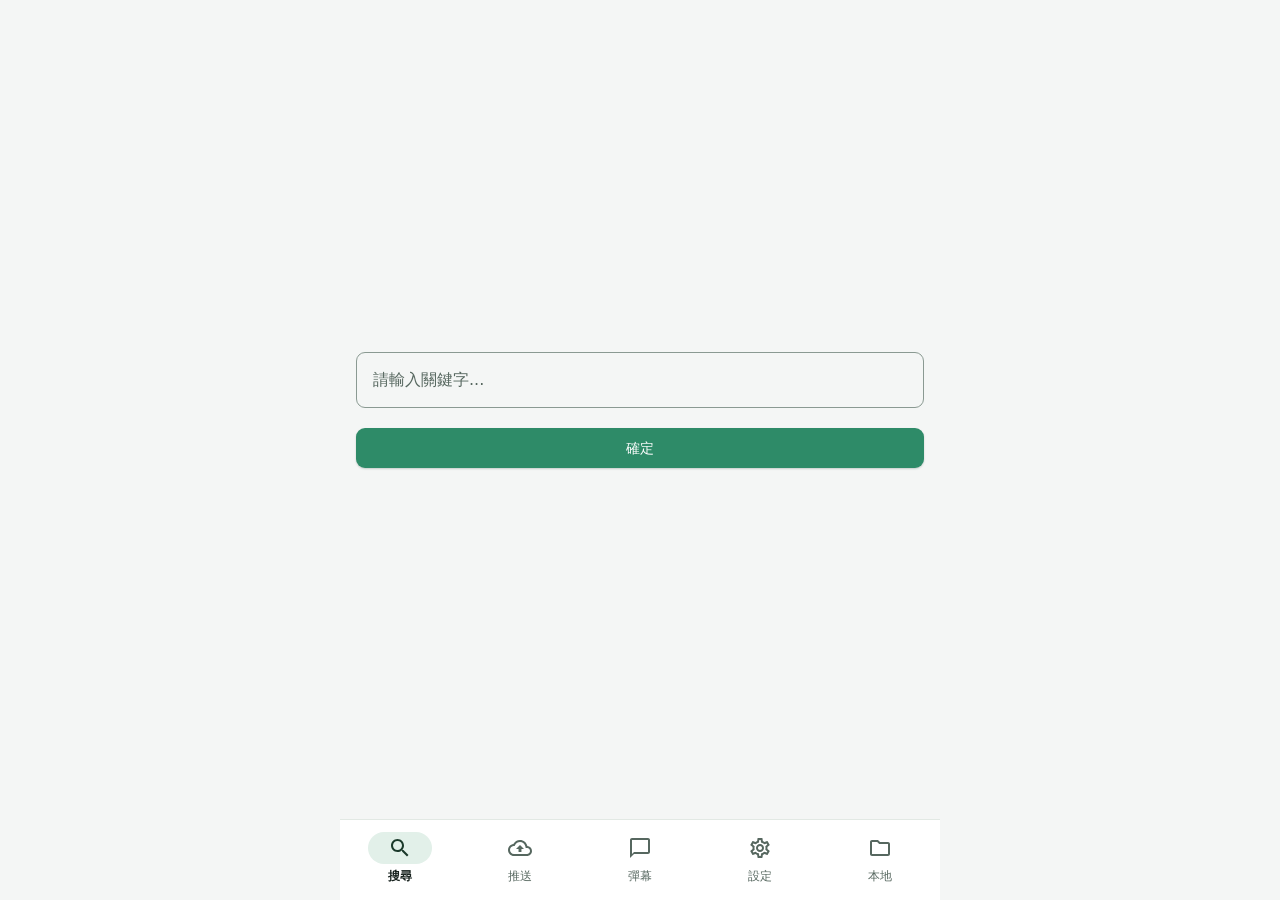
<file: app/src/main/assets/index.html>
<!DOCTYPE html>
<html lang="zh-Hant" data-theme="aurora" data-btn-shape="solid" data-modal-style="blur" data-modal-pos="center" data-density="normal" data-motion="on">

<head>
    <title>影視</title>
    <meta charset="UTF-8">
<link rel="icon" href="data:,">
    <meta name="viewport" content="width=device-width,initial-scale=1,user-scalable=0,viewport-fit=cover">
    <meta name="color-scheme" content="light dark">
    <link rel="stylesheet" href="css/ui.css">
    <script src="js/jquery.min.js" defer></script>
    <link rel="stylesheet" href="css/theme-aurora.css">
    <link rel="stylesheet" href="webhome/css/theme-panel.css">
    <script src="js/theme-engine.js" defer></script>
    <script src="webhome/js/appearance.js" defer></script>
    <script src="js/script.js" defer></script>
</head>

<body>
    <div id="app">
        <!-- Content -->
        <div class="app-body">
            <!-- 搜尋 -->
            <div id="panel1" class="tab-panel active">
                <div class="panel-content">
                    <div class="md-field">
                        <input id="keyword" class="md-input" type="text" placeholder="請輸入關鍵字..." />
                    </div>
                    <button class="md-btn md-btn-filled md-btn-full" onclick="search()">確定</button>
                </div>
            </div>
            <!-- 推送 -->
            <div id="panel2" class="tab-panel">
                <div class="panel-content">
                    <div class="md-field">
                        <input id="push_url" class="md-input" type="text" placeholder="請輸入播放網址..." />
                    </div>
                    <button class="md-btn md-btn-filled md-btn-full" onclick="push()">確定</button>
                </div>
            </div>
            <!-- 彈幕 -->
            <div id="panel3" class="tab-panel">
                <div class="panel-content">
                    <div class="field-row">
                        <div class="md-field">
                            <button class="md-btn md-btn-tonal md-btn-full" onclick="showDanmakuModeDialog()">
                                <span id="danmaku_mode_label">滾動</span>
                                <svg style="margin-left:auto;flex-shrink:0" width="18" height="18" viewBox="0 0 24 24"><path d="M0 0h24v24H0V0z" fill="none"/><path d="M7 10l5 5 5-5z" fill="currentColor"/></svg>
                            </button>
                        </div>
                        <div class="md-field">
                            <button class="md-btn md-btn-tonal md-btn-full" onclick="showDanmakuSizeDialog()">
                                <span id="danmaku_size_label">預設</span>
                                <svg style="margin-left:auto;flex-shrink:0" width="18" height="18" viewBox="0 0 24 24"><path d="M0 0h24v24H0V0z" fill="none"/><path d="M7 10l5 5 5-5z" fill="currentColor"/></svg>
                            </button>
                        </div>
                    </div>
                    <div class="md-field">
                        <input id="danmaku_text" class="md-input" type="text" placeholder="請輸入彈幕內容..." />
                    </div>
                    <button class="md-btn md-btn-filled md-btn-full" onclick="sendDanmaku()">發送</button>
                </div>
            </div>
            <!-- 設定 -->
            <div id="panel4" class="tab-panel">
                <div class="panel-content">
                    <div class="field-row">
                        <div class="md-field short">
                            <input id="setting_name" class="md-input" type="text" placeholder="名稱" />
                        </div>
                        <div class="md-field">
                            <input id="setting_text" class="md-input" type="text" placeholder="配置" />
                        </div>
                    </div>
                    <button onclick="setting()" class="md-btn md-btn-filled md-btn-full">確定</button>
                    <button type="button" class="md-btn md-btn-tonal md-btn-full" data-theme-entry style="margin-top:12px">外觀與主題 · 打開統一定制面板</button>
                    <p style="margin-top:8px;font-size:12px;opacity:.7;line-height:1.6">柔霧青為預設主題；可更換按鈕形態、字色、底色、彈窗位置與風格、宮格形狀及全域比例。</p>
                </div>
            </div>
            <!-- 本地 -->
            <div id="panel5" class="tab-panel">
                <input type="file" id="file_uploader" onchange="onFileSelected()" multiple />
                <div class="md-toolbar">
                    <button class="md-btn md-btn-tonal" onclick="uploadFile()">上傳檔案</button>
                    <button class="md-btn md-btn-tonal" onclick="showNewFolderDialog()">新增資料夾</button>
                </div>
                <div class="file-path" id="filePath">/</div>
                <div id="file_list"></div>
            </div>
        </div>
        <!-- M3 Navigation Bar -->
        <nav class="md-nav-bar">
            <div id="tab1" class="md-nav-item active" onclick="showPanel(1)">
                <div class="md-nav-indicator">
                    <svg class="md-nav-icon" viewBox="0 0 24 24"><path d="M0 0h24v24H0V0z" fill="none"/><path d="M15.5 14h-.79l-.28-.27C15.41 12.59 16 11.11 16 9.5 16 5.91 13.09 3 9.5 3S3 5.91 3 9.5 5.91 16 9.5 16c1.61 0 3.09-.59 4.23-1.57l.27.28v.79l5 4.99L20.49 19l-4.99-5zm-6 0C7.01 14 5 11.99 5 9.5S7.01 5 9.5 5 14 7.01 14 9.5 11.99 14 9.5 14z"/></svg>
                </div>
                <span class="md-nav-label">搜尋</span>
            </div>
            <div id="tab2" class="md-nav-item" onclick="showPanel(2)">
                <div class="md-nav-indicator">
                    <svg class="md-nav-icon" viewBox="0 0 24 24"><path d="M0 0h24v24H0V0z" fill="none"/><path d="M19.35 10.04C18.67 6.59 15.64 4 12 4 9.11 4 6.6 5.64 5.35 8.04 2.34 8.36 0 10.91 0 14c0 3.31 2.69 6 6 6h13c2.76 0 5-2.24 5-5 0-2.64-2.05-4.78-4.65-4.96zM19 18H6c-2.21 0-4-1.79-4-4 0-2.05 1.53-3.76 3.56-3.97l1.07-.11.5-.95C8.08 7.14 9.94 6 12 6c2.62 0 4.88 1.86 5.39 4.43l.3 1.5 1.53.11c1.56.1 2.78 1.41 2.78 2.96 0 1.65-1.35 3-3 3zM8 13h2.55v3h2.9v-3H16l-4-4z"/></svg>
                </div>
                <span class="md-nav-label">推送</span>
            </div>
            <div id="tab3" class="md-nav-item" onclick="showPanel(3)">
                <div class="md-nav-indicator">
                    <svg class="md-nav-icon" viewBox="0 0 24 24"><path d="M0 0h24v24H0V0z" fill="none"/><path d="M20 2H4c-1.1 0-2 .9-2 2v18l4-4h14c1.1 0 2-.9 2-2V4c0-1.1-.9-2-2-2zm0 14H6l-2 2V4h16v12z"/></svg>
                </div>
                <span class="md-nav-label">彈幕</span>
            </div>
            <div id="tab4" class="md-nav-item" onclick="showPanel(4)">
                <div class="md-nav-indicator">
                    <svg class="md-nav-icon" viewBox="0 0 24 24"><path d="M0 0h24v24H0V0z" fill="none"/><path d="M19.43 12.98c.04-.32.07-.64.07-.98 0-.34-.03-.66-.07-.98l2.11-1.65c.19-.15.24-.42.12-.64l-2-3.46c-.09-.16-.26-.25-.44-.25-.06 0-.12.01-.17.03l-2.49 1c-.52-.4-1.08-.73-1.69-.98l-.38-2.65C14.46 2.18 14.25 2 14 2h-4c-.25 0-.46.18-.49.42l-.38 2.65c-.61.25-1.17.59-1.69.98l-2.49-1c-.06-.02-.12-.03-.18-.03-.17 0-.34.09-.43.25l-2 3.46c-.13.22-.07.49.12.64l2.11 1.65c-.04.32-.07.65-.07.98 0 .33.03.66.07.98l-2.11 1.65c-.19.15-.24.42-.12.64l2 3.46c.09.16.26.25.44.25.06 0 .12-.01.17-.03l2.49-1c.52.4 1.08.73 1.69.98l.38 2.65c.03.24.24.42.49.42h4c.25 0 .46-.18.49-.42l.38-2.65c.61-.25 1.17-.59 1.69-.98l2.49 1c.06.02.12.03.18.03.17 0 .34-.09.43-.25l2-3.46c.12-.22.07-.49-.12-.64l-2.11-1.65zm-1.98-1.71c.04.31.05.52.05.73 0 .21-.02.43-.05.73l-.14 1.13.89.7 1.08.84-.7 1.21-1.27-.51-1.04-.42-.9.68c-.43.32-.84.56-1.25.73l-1.06.43-.16 1.13-.2 1.35h-1.4l-.19-1.35-.16-1.13-1.06-.43c-.43-.18-.83-.41-1.23-.71l-.91-.7-1.06.43-1.27.51-.7-1.21 1.08-.84.89-.7-.14-1.13c-.03-.31-.05-.54-.05-.74s.02-.43.05-.73l.14-1.13-.89-.7-1.08-.84.7-1.21 1.27.51 1.04.42.9-.68c.43-.32.84-.56 1.25-.73l1.06-.43.16-1.13.2-1.35h1.39l.19 1.35.16 1.13 1.06.43c.43.18.83.41 1.23.71l.91.7 1.06-.43 1.27-.51.7 1.21-1.07.85-.89.7.14 1.13zM12 8c-2.21 0-4 1.79-4 4s1.79 4 4 4 4-1.79 4-4-1.79-4-4-4zm0 6c-1.1 0-2-.9-2-2s.9-2 2-2 2 .9 2 2-.9 2-2 2z"/></svg>
                </div>
                <span class="md-nav-label">設定</span>
            </div>
            <div id="tab5" class="md-nav-item" onclick="showPanel(5)">
                <div class="md-nav-indicator">
                    <svg class="md-nav-icon" viewBox="0 0 24 24"><path d="M0 0h24v24H0V0z" fill="none"/><path d="M9.17 6l2 2H20v10H4V6h5.17M10 4H4c-1.1 0-1.99.9-1.99 2L2 18c0 1.1.9 2 2 2h16c1.1 0 2-.9 2-2V8c0-1.1-.9-2-2-2h-8l-2-2z"/></svg>
                </div>
                <span class="md-nav-label">本地</span>
            </div>
        </nav>
    </div>
    <!-- Dialog: 彈幕模式 -->
    <div id="danmakuModeDialog" class="md-dialog-overlay">
        <div class="md-dialog">
            <div class="md-dialog-title">模式</div>
            <div class="md-dialog-list">
                <div class="md-dialog-list-item active" data-val="1" onclick="setDanmakuMode(1,'滾動')"><span>滾動</span></div>
                <div class="md-dialog-list-item" data-val="5" onclick="setDanmakuMode(5,'頂部')"><span>頂部</span></div>
                <div class="md-dialog-list-item" data-val="4" onclick="setDanmakuMode(4,'底部')"><span>底部</span></div>
                <div class="md-dialog-list-item" data-val="6" onclick="setDanmakuMode(6,'反向')"><span>反向</span></div>
            </div>
        </div>
    </div>
    <!-- Dialog: 彈幕大小 -->
    <div id="danmakuSizeDialog" class="md-dialog-overlay">
        <div class="md-dialog">
            <div class="md-dialog-title">大小</div>
            <div class="md-dialog-list">
                <div class="md-dialog-list-item" data-val="18" onclick="setDanmakuSize(18,'小')"><span>小</span></div>
                <div class="md-dialog-list-item active" data-val="25" onclick="setDanmakuSize(25,'預設')"><span>預設</span></div>
                <div class="md-dialog-list-item" data-val="36" onclick="setDanmakuSize(36,'大')"><span>大</span></div>
            </div>
        </div>
    </div>
    <!-- Dialog: 本地路徑 -->
    <div id="fileInfoDialog" class="md-dialog-overlay">
        <div class="md-dialog">
            <div class="md-dialog-title">本地路徑</div>
            <div class="md-dialog-body" id="fileUrl"></div>
            <div class="md-dialog-actions">
                <button onclick="pushFile(0)" class="md-dialog-btn">關閉</button>
                <button onclick="downloadFile()" class="md-dialog-btn">下載</button>
                <button onclick="pushFile(1)" class="md-dialog-btn">使用</button>
            </div>
        </div>
    </div>
    <!-- Dialog: 確認上傳 -->
    <div id="uploadTip" class="md-dialog-overlay">
        <div class="md-dialog">
            <div class="md-dialog-title">確認上傳？</div>
            <div class="md-dialog-body" id="uploadTipContent"></div>
            <div class="md-dialog-actions">
                <button onclick="confirmUpload(0)" class="md-dialog-btn">取消</button>
                <button onclick="confirmUpload(1)" class="md-dialog-btn">確定</button>
            </div>
        </div>
    </div>
    <!-- Dialog: 新增資料夾 -->
    <div id="newFolder" class="md-dialog-overlay">
        <div class="md-dialog">
            <div class="md-dialog-title">新增資料夾</div>
            <div class="md-dialog-body">
                <input id="newFolderContent" class="md-input" type="text" placeholder="請輸入資料夾名稱..." />
            </div>
            <div class="md-dialog-actions">
                <button onclick="confirmNewFolder(0)" class="md-dialog-btn">取消</button>
                <button onclick="confirmNewFolder(1)" class="md-dialog-btn">確定</button>
            </div>
        </div>
    </div>
    <!-- Dialog: 刪除資料夾 -->
    <div id="delFolder" class="md-dialog-overlay">
        <div class="md-dialog">
            <div class="md-dialog-title">刪除資料夾</div>
            <div class="md-dialog-body" id="delFolderContent"></div>
            <div class="md-dialog-actions">
                <button onclick="confirmDelFolder(0)" class="md-dialog-btn">取消</button>
                <button onclick="confirmDelFolder(1)" class="md-dialog-btn error">刪除</button>
            </div>
        </div>
    </div>
    <!-- Dialog: 刪除檔案 -->
    <div id="delFile" class="md-dialog-overlay">
        <div class="md-dialog">
            <div class="md-dialog-title">刪除檔案</div>
            <div class="md-dialog-body" id="delFileContent"></div>
            <div class="md-dialog-actions">
                <button onclick="confirmDelFile(0)" class="md-dialog-btn">取消</button>
                <button onclick="confirmDelFile(1)" class="md-dialog-btn error">刪除</button>
            </div>
        </div>
    </div>
    <!-- Snackbar: 警告 -->
    <div id="warnToast">
        <div class="md-snackbar" id="warnToastContent"></div>
    </div>
    <!-- Loading -->
    <div id="loadingToast">
        <div class="md-progress-wrap">
            <svg class="md-progress" viewBox="0 0 48 48">
                <circle cx="24" cy="24" r="20"/>
            </svg>
        </div>
    </div>
</body>
</html>
</file>
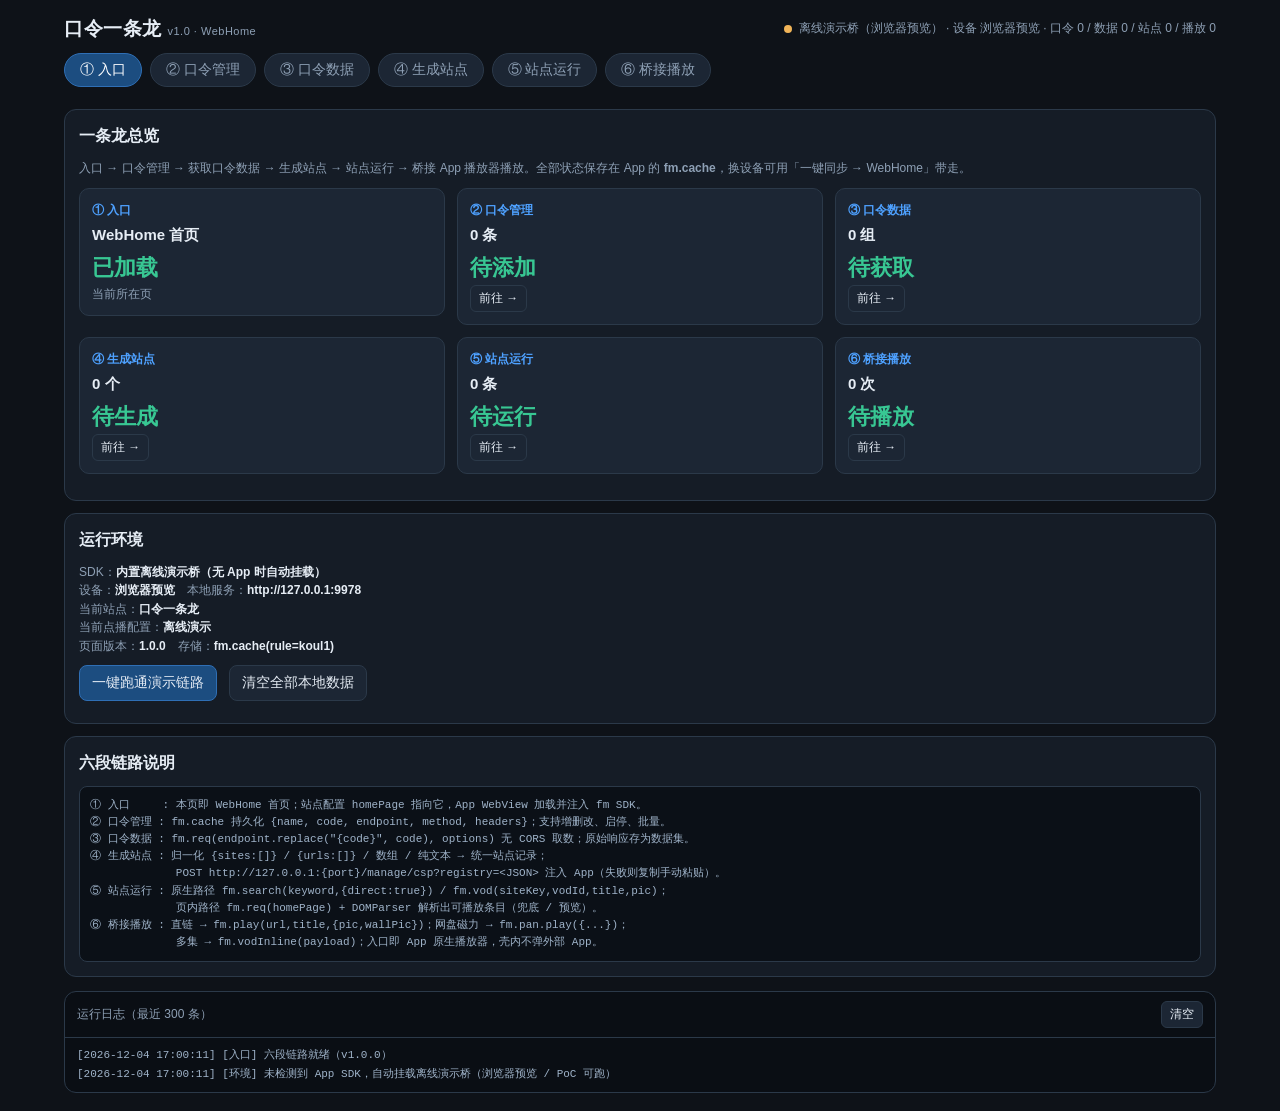
<file: webhome-devkit/examples/homepages/koul-onestop/index.html>
<!doctype html>
<html lang="zh-CN">
<head>
<meta charset="utf-8">
<meta name="viewport" content="width=device-width, initial-scale=1, viewport-fit=cover">
<meta name="theme-color" content="#0e1218">
<title>口令一条龙 · WebHome</title>
<style>
:root{
  --bg:#0e1218; --panel:#151c26; --panel2:#1c2634; --line:#2b3949;
  --txt:#e6edf5; --dim:#8ea0b5; --accent:#4ea1ff; --ok:#38c793; --warn:#f0b458; --bad:#f07178;
  --fm-web-height:100vh;
}
*{box-sizing:border-box}
html,body{margin:0;padding:0;background:var(--bg);color:var(--txt)}
body{font-family:-apple-system,BlinkMacSystemFont,"Segoe UI","Noto Sans CJK SC","Microsoft YaHei",sans-serif;font-size:14px;line-height:1.55}
button,input,select,textarea{font-family:inherit;font-size:14px;color:var(--txt)}
button{cursor:pointer;background:var(--panel2);border:1px solid var(--line);border-radius:8px;padding:8px 12px;margin:0}
button:hover{border-color:var(--accent)}
button:focus,input:focus,select:focus,textarea:focus,a:focus{outline:2px solid var(--accent);outline-offset:2px}
button.primary{background:#1c4d80;border-color:#2f6fb5}
button.danger{background:#4a2229;border-color:#7a3540}
button.mini{padding:4px 8px;font-size:12px;border-radius:6px}
input,select,textarea{background:#0b1017;border:1px solid var(--line);border-radius:8px;padding:8px 10px;width:100%}
textarea{min-height:90px;resize:vertical;font-family:ui-monospace,Menlo,Consolas,monospace;font-size:12px}
label{display:block;color:var(--dim);font-size:12px;margin:0 0 4px}
.wrap{max-width:1180px;margin:0 auto;padding:0 14px 18px;
  padding-bottom:calc(18px + max(var(--fm-safe-bottom,0px), env(safe-area-inset-bottom,0px)))}
.top{display:flex;flex-wrap:wrap;align-items:center;justify-content:space-between;padding:14px 0 10px}
.brand{font-size:19px;font-weight:700;letter-spacing:.5px}
.brand .ver{font-size:11px;color:var(--dim);font-weight:400;margin-left:6px}
.status{color:var(--dim);font-size:12px;display:flex;align-items:center}
.status .dot{display:inline-block;width:8px;height:8px;border-radius:50%;background:var(--warn);margin-right:7px}
.status.native .dot{background:var(--ok)}
.tabs{display:flex;flex-wrap:wrap;margin:0 0 14px}
.tab{margin:0 8px 8px 0;border-radius:20px;padding:7px 15px;color:var(--dim)}
.tab.on{background:#1c4d80;border-color:#2f6fb5;color:#fff}
.view{display:none}
.view.on{display:block}
.card{background:var(--panel);border:1px solid var(--line);border-radius:12px;padding:14px;margin:0 0 12px}
.card h2{margin:0 0 10px;font-size:16px}
.card h3{margin:14px 0 8px;font-size:14px;color:var(--accent)}
.hint{color:var(--dim);font-size:12px;margin:0 0 10px}
.row{display:flex;flex-wrap:wrap;margin:0 -6px}
.col{padding:0 6px;min-width:0}
.col.w2{width:16.66%}.col.w3{width:25%}.col.w4{width:33.33%}.col.w6{width:50%}.col.w12{width:100%}
@media (max-width:720px){.col.w2,.col.w3,.col.w4,.col.w6{width:100%}}
.field{margin:0 0 10px}
.btnbar{margin:10px 0 0}
.btnbar button{margin:0 8px 8px 0}
.steps{display:flex;flex-wrap:wrap;margin:0 -6px}
.step{width:33.33%;padding:0 6px}
@media (max-width:720px){.step{width:100%}}
.step .box{background:var(--panel2);border:1px solid var(--line);border-radius:10px;padding:12px;margin:0 0 12px;min-height:112px}
.step .n{color:var(--accent);font-size:12px;font-weight:700}
.step .t{font-size:15px;font-weight:600;margin:4px 0}
.step .v{font-size:22px;font-weight:700;color:var(--ok)}
.step .d{color:var(--dim);font-size:12px}
table{width:100%;border-collapse:collapse;font-size:13px}
th,td{text-align:left;padding:8px 8px;border-bottom:1px solid var(--line);vertical-align:middle}
th{color:var(--dim);font-weight:500;font-size:12px}
td.act{white-space:nowrap}
td.act button{margin:0 4px 4px 0}
.tag{display:inline-block;padding:1px 7px;border-radius:10px;font-size:11px;border:1px solid var(--line);color:var(--dim)}
.tag.on{color:var(--ok);border-color:#2c6b52}
.tag.off{color:var(--bad);border-color:#6b3038}
.empty{color:var(--dim);text-align:center;padding:22px;font-size:13px}
.vods{display:flex;flex-wrap:wrap;margin:0 -6px}
.vod{width:33.33%;padding:0 6px}
@media (max-width:720px){.vod{width:100%}}
.vod .box{background:var(--panel2);border:1px solid var(--line);border-radius:10px;padding:12px;margin:0 0 12px}
.vod .t{font-weight:600;margin:0 0 4px}
.vod .u{color:var(--dim);font-size:11px;word-break:break-all;margin:0 0 10px}
.logbox{background:#0a0e14;border:1px solid var(--line);border-radius:12px;margin:14px 0 0}
.loghead{display:flex;justify-content:space-between;align-items:center;padding:9px 12px;color:var(--dim);font-size:12px;border-bottom:1px solid var(--line)}
.loglist{max-height:190px;overflow:auto;padding:8px 12px;font-family:ui-monospace,Menlo,Consolas,monospace;font-size:11px;color:#9fb3c9}
.loglist div{padding:1px 0}
.code{background:#0b1017;border:1px solid var(--line);border-radius:8px;padding:10px;font-family:ui-monospace,Menlo,Consolas,monospace;font-size:11px;color:#9fb3c9;max-height:220px;overflow:auto;white-space:pre-wrap;word-break:break-all}
.warnbox{border-left:3px solid var(--warn);background:#2a2317;padding:10px 12px;color:#e8cf9f;font-size:12px;margin:0 0 12px;border-radius:0 8px 8px 0}
.okbox{border-left:3px solid var(--ok);background:#16291f;padding:10px 12px;color:#a9e0c6;font-size:12px;margin:0 0 12px;border-radius:0 8px 8px 0}
.kv{color:var(--dim);font-size:12px}
.kv b{color:var(--txt);font-weight:600}
</style>
</head>
<body>
<div class="wrap">

  <div class="top">
    <div class="brand">口令一条龙<span class="ver">v1.0 · WebHome</span></div>
    <div id="status" class="status"><span class="dot"></span>初始化…</div>
  </div>

  <nav class="tabs" id="tabs">
    <button class="tab on" data-view="home">① 入口</button>
    <button class="tab" data-view="tokens">② 口令管理</button>
    <button class="tab" data-view="datasets">③ 口令数据</button>
    <button class="tab" data-view="sites">④ 生成站点</button>
    <button class="tab" data-view="run">⑤ 站点运行</button>
    <button class="tab" data-view="play">⑥ 桥接播放</button>
  </nav>

  <main>
    <!-- ① 入口 -->
    <section id="v-home" class="view on">
      <div class="card">
        <h2>一条龙总览</h2>
        <p class="hint">入口 → 口令管理 → 获取口令数据 → 生成站点 → 站点运行 → 桥接 App 播放器播放。全部状态保存在 App 的 <b>fm.cache</b>，换设备可用「一键同步 → WebHome」带走。</p>
        <div class="steps" id="homeSteps"></div>
      </div>
      <div class="card">
        <h2>运行环境</h2>
        <div id="envBox" class="kv">读取中…</div>
        <div class="btnbar">
          <button id="btnDemoAll" class="primary">一键跑通演示链路</button>
          <button id="btnReset">清空全部本地数据</button>
        </div>
      </div>
      <div class="card">
        <h2>六段链路说明</h2>
        <div class="code" id="chainDoc"></div>
      </div>
    </section>

    <!-- ② 口令管理 -->
    <section id="v-tokens" class="view">
      <div class="card">
        <h2>新增 / 编辑口令</h2>
        <p class="hint">「口令」= 一条可复用的取数凭据。<b>端点模板</b>里的 <b>{code}</b> 会被替换成口令码；也支持直接填完整 URL。请求统一走 <b>fm.req</b>（Native OkHttp，无 CORS）。</p>
        <div class="row">
          <div class="col w3"><div class="field"><label>名称</label><input id="tkName" placeholder="例如：我的订阅"></div></div>
          <div class="col w3"><div class="field"><label>口令码</label><input id="tkCode" placeholder="例如：8888"></div></div>
          <div class="col w6"><div class="field"><label>端点模板</label><input id="tkEndpoint" placeholder="https://api.example.com/koul?code={code}"></div></div>
          <div class="col w2"><div class="field"><label>方法</label><select id="tkMethod"><option>GET</option><option>POST</option></select></div></div>
          <div class="col w4"><div class="field"><label>请求头（JSON，可空）</label><input id="tkHeaders" placeholder='{"X-Token":""}'></div></div>
          <div class="col w6"><div class="field"><label>备注</label><input id="tkNote" placeholder="选填"></div></div>
        </div>
        <div class="btnbar">
          <button id="tkSave" class="primary">保存口令</button>
          <button id="btnDemoToken">填入演示口令</button>
          <button id="tkClear">清空表单</button>
        </div>
      </div>
      <div class="card">
        <h2>口令库 <span id="tkCount" class="kv"></span></h2>
        <div id="tkList"></div>
      </div>
    </section>

    <!-- ③ 口令数据 -->
    <section id="v-datasets" class="view">
      <div class="card">
        <h2>获取口令数据</h2>
        <p class="hint">选中口令后点「拉取」；离线演示请用「拉取演示样本」。原始响应会存成一条<b>数据集</b>，可反复解析、重新生成站点。</p>
        <div class="row">
          <div class="col w6"><div class="field"><label>选择口令</label><select id="dsToken"></select></div></div>
          <div class="col w6"><div class="field"><label>关键词（可选，附加到 URL 的 kw 参数）</label><input id="dsKw" placeholder="选填"></div></div>
        </div>
        <div class="btnbar">
          <button id="btnFetch" class="primary">拉取所选口令</button>
          <button id="btnFetchDemo">拉取演示样本（离线）</button>
        </div>
        <h3>离线导入 / 粘贴原始数据</h3>
        <textarea id="dsImport" placeholder="粘贴 TVBox 配置 JSON、站点数组、或「名称,地址」逐行文本"></textarea>
        <div class="btnbar"><button id="btnImport">导入为数据集</button></div>
      </div>
      <div class="card">
        <h2>数据集 <span id="dsCount" class="kv"></span></h2>
        <div id="dsList"></div>
      </div>
    </section>

    <!-- ④ 生成站点 -->
    <section id="v-sites" class="view">
      <div class="card">
        <h2>站点管理</h2>
        <p class="hint">从数据集归一化出的统一站点记录。启用后可<b>注入到 App</b>（<b>/manage/csp</b> 站点注入）成为真正可点播的站点；也可复制配置自行粘贴。</p>
        <div class="btnbar">
          <button id="btnEnableAll">全部启用</button>
          <button id="btnDisableAll">全部停用</button>
          <button id="btnDedup">按 key 去重</button>
          <button id="btnExport" class="primary">导出 / 预览配置</button>
          <button id="btnCopy">复制配置</button>
          <button id="btnInject" class="primary">注入到 App</button>
        </div>
        <div id="injectBox" class="warnbox" style="display:none"></div>
        <div id="exportBox" class="code" style="display:none"></div>
      </div>
      <div class="card">
        <h2>站点列表 <span id="siteCount" class="kv"></span></h2>
        <div id="siteList"></div>
      </div>
    </section>

    <!-- ⑤ 站点运行 -->
    <section id="v-run" class="view">
      <div class="card">
        <h2>运行站点</h2>
        <p class="hint">两条运行路径：<b>原生运行</b> 交给 App 的 Spider 引擎（fm.search / fm.vod）；<b>页内运行</b> 用 fm.req 取回页面并解析出可播放条目，作为兜底与预览。</p>
        <div class="row">
          <div class="col w6"><div class="field"><label>选择已启用站点</label><select id="runSite"></select></div></div>
          <div class="col w6"><div class="field"><label>关键词</label><input id="runKeyword" placeholder="例如：影片"></div></div>
        </div>
        <div class="btnbar">
          <button id="btnRun" class="primary">运行站点（页内）</button>
          <button id="btnNativeSearch">交给 App 原生搜索</button>
          <button id="btnNativeVod">打开 App 原生详情</button>
        </div>
      </div>
      <div class="card">
        <h2>运行结果 <span id="vodCount" class="kv"></span></h2>
        <div id="vodList"></div>
      </div>
    </section>

    <!-- ⑥ 桥接播放 -->
    <section id="v-play" class="view">
      <div class="card">
        <h2>桥接 App 播放器</h2>
        <p class="hint">按 URL 类型自动路由：直链 → <b>fm.play</b>；网盘 / 磁力 → <b>fm.pan.play</b>；多集 → <b>fm.vodInline</b>。播放前会把海报映射写进 fm.cache，便于最近观看恢复。</p>
        <div class="row">
          <div class="col w6"><div class="field"><label>播放地址</label><input id="mpUrl" placeholder="https://…/a.m3u8 或 magnet: 或网盘分享"></div></div>
          <div class="col w3"><div class="field"><label>标题</label><input id="mpTitle" placeholder="影片名"></div></div>
          <div class="col w3"><div class="field"><label>海报（选填）</label><input id="mpPic" placeholder="https://…/p.jpg"></div></div>
        </div>
        <div class="btnbar"><button id="btnManualPlay" class="primary">桥接播放</button></div>
      </div>
      <div class="card">
        <h2>播放记录 <span id="playCount" class="kv"></span></h2>
        <div id="playList"></div>
      </div>
      <div class="card">
        <h2>App 最近观看（fm.history）</h2>
        <div id="nativeHistory" class="kv">读取中…</div>
        <div class="btnbar"><button id="btnHistory">刷新</button></div>
      </div>
    </section>
  </main>

  <div class="logbox">
    <div class="loghead"><span>运行日志（最近 300 条）</span><button id="logClear" class="mini">清空</button></div>
    <div id="logList" class="loglist"></div>
  </div>
</div>

<script>
(function () {
  'use strict';

  var VERSION = '1.0.0';
  var NS = 'koul1';
  var STATE_KEY = 'state';
  var logs = [];
  var dev = null;
  var cfg = null;
  var curSite = null;
  var fm = null;
  var nativeSdk = false;
  var editTokenId = '';
  var state = {
    tokens: [], datasets: [], sites: [], playLog: [],
    settings: { inject: true, runInPage: true }
  };

  /* ---------------- 演示样本（与 sample-data.json 一致） ---------------- */
  var SAMPLE = {
    spider: 'https://demo.example.com/spider.jar',
    sites: [
      { key: 'koul_demo_web',  name: '演示·WebHome',   type: 3, api: 'csp_KoulDemo',  homePage: 'https://demo.example.com/home.html', searchable: 1 },
      { key: 'koul_demo_csp',  name: '演示·CSP点播',   type: 1, api: 'csp_DemoVod',  searchable: 1 },
      { key: 'koul_demo_rule', name: '演示·规则站点',   type: 3, api: 'https://demo.example.com/rule.js', ext: 'https://demo.example.com/rule.json', searchable: 1 },
      { key: 'koul_demo_pan',  name: '演示·网盘',       type: 3, api: 'csp_Pan',      searchable: 0 }
    ]
  };

  var DEMO_HTML = '<!doctype html><html><body><ul class="list">'
    + '<li><a class="vod" href="https://demo.example.com/a.m3u8" data-pic="https://demo.example.com/a.jpg">影片A·直链播放</a></li>'
    + '<li><a class="vod" href="https://pan.quark.cn/s/demo123" data-title="影片B·网盘分享">影片B·网盘分享</a></li>'
    + '<li><a class="vod" href="https://demo.example.com/series.json" data-multi="1" data-title="影片C·多集剧">影片C·多集剧</a></li>'
    + '</ul></body></html>';

  var CHAIN_DOC = [
    '① 入口     : 本页即 WebHome 首页；站点配置 homePage 指向它，App WebView 加载并注入 fm SDK。',
    '② 口令管理 : fm.cache 持久化 {name, code, endpoint, method, headers}；支持增删改、启停、批量。',
    '③ 口令数据 : fm.req(endpoint.replace("{code}", code), options) 无 CORS 取数；原始响应存为数据集。',
    '④ 生成站点 : 归一化 {sites:[]} / {urls:[]} / 数组 / 纯文本 → 统一站点记录；',
    '             POST http://127.0.0.1:{port}/manage/csp?registry=<JSON> 注入 App（失败则复制手动粘贴）。',
    '⑤ 站点运行 : 原生路径 fm.search(keyword,{direct:true}) / fm.vod(siteKey,vodId,title,pic)；',
    '             页内路径 fm.req(homePage) + DOMParser 解析出可播放条目（兜底 / 预览）。',
    '⑥ 桥接播放 : 直链 → fm.play(url,title,{pic,wallPic})；网盘磁力 → fm.pan.play({...})；',
    '             多集 → fm.vodInline(payload)；入口即 App 原生播放器，壳内不弹外部 App。'
  ].join('\n');

  /* ---------------- 工具 ---------------- */
  function $(id) { return document.getElementById(id); }
  function esc(s) {
    return String(s === null || s === undefined ? '' : s)
      .replace(/&/g, '&amp;').replace(/</g, '&lt;').replace(/>/g, '&gt;').replace(/"/g, '&quot;');
  }
  function uid(p) {
    return (p || 'id') + '_' + Date.now().toString(36) + '_' + Math.floor(Math.random() * 100000).toString(36);
  }
  function pad(n) { return n < 10 ? '0' + n : '' + n; }
  function nowStr() {
    var d = new Date();
    return d.getFullYear() + '-' + pad(d.getMonth() + 1) + '-' + pad(d.getDate()) + ' '
      + pad(d.getHours()) + ':' + pad(d.getMinutes()) + ':' + pad(d.getSeconds());
  }
  function log(tag, msg) {
    logs.push('[' + nowStr() + '] [' + tag + '] ' + msg);
    if (logs.length > 300) logs.shift();
    renderLog();
  }
  function toast(msg) {
    log('UI', msg);
    if (fm && fm.ext && typeof fm.ext.toast === 'function') {
      try { fm.ext.toast(msg); } catch (e) {}
    }
  }
  function P(v) { return (v && typeof v.then === 'function') ? v : Promise.resolve(v); }
  function clone(o) { return JSON.parse(JSON.stringify(o)); }
  function preview(s, n) {
    s = String(s === null || s === undefined ? '' : s);
    return s.length > (n || 60) ? s.slice(0, n) + '…' : s;
  }

  /* ---------------- 离线演示桥（无 App 时自动挂载） ---------------- */
  function createMockFm() {
    var cache = {}, calls = [];
    function rec(m, data) { calls.push({ m: m, data: data, at: Date.now() }); }
    var mock = {
      __isMock: true,
      __calls: calls,
      req: function (url, options) {
        rec('req', { url: url, options: options || {} });
        var body;
        if (url && url.indexOf('/device') >= 0) {
          body = JSON.stringify({ uuid: 'mock', name: '浏览器预览', ip: 'http://127.0.0.1:9978', type: 1, time: Date.now() });
        } else if (url && url.indexOf('/manage/csp') >= 0) {
          body = JSON.stringify({ enabled: true, itemsCount: state.sites.length, active: state.sites.length, enabledCount: state.sites.length });
        } else if (url && (url.indexOf('koul') >= 0 || url.indexOf('config') >= 0)) {
          body = JSON.stringify(SAMPLE);
        } else {
          body = DEMO_HTML;
        }
        return Promise.resolve({ ok: true, status: 200, url: url, headers: {}, cookies: {}, body: body, error: '' });
      },
      cache: {
        set: function (k, v, rule) { rec('cache.set', { key: k }); cache[String(rule) + '_' + k] = String(v); return Promise.resolve(true); },
        get: function (k, rule) { var v = cache[String(rule) + '_' + k]; return Promise.resolve(v === undefined ? '' : v); },
        del: function (k, rule) { delete cache[String(rule) + '_' + k]; return Promise.resolve(true); }
      },
      play: function (url, title, options) { rec('play', { url: url, title: title, options: options || {} }); return Promise.resolve({ ok: true }); },
      vod: function (a, b, c, d, e) { rec('vod', { siteKey: a, vodId: b, title: c }); return Promise.resolve({ ok: true }); },
      vodInline: function (p) { rec('vodInline', { payload: p }); return Promise.resolve({ ok: true }); },
      pan: {
        play: function (p) { rec('pan.play', { payload: p }); return Promise.resolve({ ok: true }); },
        check: function () { return Promise.resolve({ results: [] }); }
      },
      search: function (kw, o) { rec('search', { keyword: kw, options: o || {} }); return Promise.resolve({ ok: true }); },
      history: function () { return Promise.resolve([]); },
      device: function () { return Promise.resolve({ uuid: 'mock', name: '浏览器预览', ip: 'http://127.0.0.1:9978', type: 1, serial: '', time: Date.now() }); },
      site: function () { return Promise.resolve({ key: 'koul_onestop', name: '口令一条龙', homePage: '', type: 3, header: {} }); },
      config: function () { return Promise.resolve({ id: 0, url: '', desc: '离线演示', driveCheck: false }); },
      ui: {
        setChrome: function () { return Promise.resolve({}); },
        restoreChrome: function () { return Promise.resolve({}); },
        getViewport: function () { return Promise.resolve({ chromeMode: 'edge' }); },
        setToolbar: function () { return Promise.resolve({}); }
      },
      ext: { toast: function () {}, log: function () {}, info: function () { return Promise.resolve({ enabled: true, ready: 0, matched: 0 }); } },
      back: function () { return Promise.resolve({}); },
      reload: function () { return Promise.resolve({}); },
      ctrl: function () { return Promise.resolve({}); },
      stat: function () { return Promise.resolve({}); },
      openKeep: function () { return Promise.resolve({}); },
      openLive: function () { return Promise.resolve({}); },
      openSetting: function () { return Promise.resolve({}); },
      res: function (u) { return u; }
    };
    return mock;
  }

  /* ---------------- Bridge 统一封装 ---------------- */
  var Bridge = {
    req: function (url, options) {
      if (!fm) return Promise.reject(new Error('fm 未就绪'));
      if (typeof fm.req !== 'function') return Promise.reject(new Error('fm.req 不可用'));
      return P(fm.req(url, options || {}));
    },
    play: function (url, title, options) {
      if (!fm || typeof fm.play !== 'function') return Promise.reject(new Error('fm.play 不可用'));
      return P(fm.play(url, title, options || {}));
    },
    vod: function (siteKey, vodId, title, pic) {
      if (!fm || typeof fm.vod !== 'function') return Promise.reject(new Error('fm.vod 不可用'));
      return P(fm.vod(siteKey, vodId, title, pic, {}));
    },
    vodInline: function (payload) {
      if (!fm || typeof fm.vodInline !== 'function') return Promise.reject(new Error('fm.vodInline 不可用'));
      return P(fm.vodInline(payload));
    },
    panPlay: function (payload) {
      if (!fm || !fm.pan || typeof fm.pan.play !== 'function') return Promise.reject(new Error('fm.pan.play 不可用'));
      return P(fm.pan.play(payload));
    },
    search: function (kw, options) {
      if (!fm || typeof fm.search !== 'function') return Promise.reject(new Error('fm.search 不可用'));
      return P(fm.search(kw, options || {}));
    },
    cacheGet: function (k) {
      if (fm && fm.cache && typeof fm.cache.get === 'function') return P(fm.cache.get(k, NS));
      return P('');
    },
    cacheSet: function (k, v) {
      if (fm && fm.cache && typeof fm.cache.set === 'function') return P(fm.cache.set(k, String(v), NS));
      return P(true);
    },
    device: function () { return (fm && typeof fm.device === 'function') ? P(fm.device()) : P(null); },
    config: function () { return (fm && typeof fm.config === 'function') ? P(fm.config()) : P(null); },
    site: function () { return (fm && typeof fm.site === 'function') ? P(fm.site()) : P(null); },
    history: function () { return (fm && typeof fm.history === 'function') ? P(fm.history()) : P([]); }
  };

  /* ---------------- 持久化 ---------------- */
  function load() {
    return Bridge.cacheGet(STATE_KEY).then(function (raw) {
      if (!raw) { try { raw = window.localStorage.getItem('koul1_state') || ''; } catch (e) { raw = ''; } }
      if (raw) {
        try {
          var s = JSON.parse(raw);
          if (s && typeof s === 'object') {
            state.tokens = s.tokens || [];
            state.datasets = s.datasets || [];
            state.sites = s.sites || [];
            state.playLog = s.playLog || [];
            if (s.settings) state.settings = s.settings;
          }
        } catch (e) { log('存储', '本地数据解析失败，已忽略：' + e.message); }
      }
      return true;
    });
  }
  function save() {
    var raw = JSON.stringify(state);
    try { window.localStorage.setItem('koul1_state', raw); } catch (e) {}
    return Bridge.cacheSet(STATE_KEY, raw);
  }

  /* ---------------- 口令 → 数据 ---------------- */
  function buildUrl(token, kw) {
    var url = String(token.endpoint || '').trim();
    var code = encodeURIComponent(String(token.code || ''));
    if (url.indexOf('{code}') >= 0) url = url.split('{code}').join(code);
    if (kw) url += (url.indexOf('?') >= 0 ? '&' : '?') + 'kw=' + encodeURIComponent(kw);
    return url;
  }
  function parseHeaders(text) {
    if (!text) return {};
    try { var o = JSON.parse(text); return (o && typeof o === 'object') ? o : {}; }
    catch (e) { log('口令', '请求头不是合法 JSON，已忽略'); return {}; }
  }
  function fetchToken(tokenId, kw, useDemo) {
    var token = null, i;
    for (i = 0; i < state.tokens.length; i++) if (state.tokens[i].id === tokenId) token = state.tokens[i];
    if (!token && !useDemo) { toast('请先选择或新增口令'); return Promise.resolve(false); }

    if (useDemo) {
      var raw = JSON.stringify(SAMPLE);
      return addDataset(raw, '离线演示样本', token ? token.id : '', token ? token.name : '演示').then(function () {
        log('取数', '离线演示样本已载入（' + raw.length + ' 字节）');
        return true;
      });
    }

    var url = buildUrl(token, kw);
    if (!url) { toast('端点模板为空'); return Promise.resolve(false); }
    log('取数', 'fm.req → ' + preview(url, 110));
    var options = { method: String(token.method || 'GET').toUpperCase(), headers: parseHeaders(token.headers), timeout: 30 };
    return Bridge.req(url, options).then(function (res) {
      if (!res) throw new Error('空响应');
      if (res.ok === false) throw new Error(res.error || ('HTTP ' + res.status));
      var body = res.body;
      var raw = (typeof body === 'string') ? body : JSON.stringify(body);
      return addDataset(raw, url, token.id, token.name).then(function () {
        log('取数', '成功，' + raw.length + ' 字节');
        return true;
      });
    }).catch(function (e) {
      log('取数', '失败：' + e.message + '；可改用「拉取演示样本」');
      toast('取数失败：' + e.message);
      return false;
    });
  }
  function addDataset(raw, source, tokenId, tokenName) {
    var ds = {
      id: uid('ds'), source: source, tokenId: tokenId || '', tokenName: tokenName || '',
      raw: String(raw), fetchedAt: nowStr(), siteCount: normalizeSites(String(raw), 'tmp').length
    };
    state.datasets.unshift(ds);
    if (state.datasets.length > 30) state.datasets.pop();
    return save().then(function () { renderAll(); return ds; });
  }

  /* ---------------- 归一化解析 ---------------- */
  function normalizeSites(raw, sourceId) {
    var out = [], parsed = null;
    try { parsed = JSON.parse(raw); } catch (e) { parsed = null; }

    if (parsed && typeof parsed === 'object') {
      var list = null;
      if (Object.prototype.toString.call(parsed) === '[object Array]') list = parsed;
      else if (parsed.sites && Object.prototype.toString.call(parsed.sites) === '[object Array]') list = parsed.sites;
      else if (parsed.data && Object.prototype.toString.call(parsed.data) === '[object Array]') list = parsed.data;
      else if (parsed.list && Object.prototype.toString.call(parsed.list) === '[object Array]') list = parsed.list;
      else if (parsed.items && Object.prototype.toString.call(parsed.items) === '[object Array]') list = parsed.items;
      else if (parsed.urls && Object.prototype.toString.call(parsed.urls) === '[object Array]') {
        /* depot 形态：把每条 url 作为一条「待展开配置」站点 */
        for (var u = 0; u < parsed.urls.length; u++) {
          var d = parsed.urls[u] || {};
          var du = (typeof d === 'string') ? d : (d.url || '');
          if (du) out.push(makeSite({ key: 'depot_' + (u + 1), name: d.name || ('配置源' + (u + 1)), api: du, type: 0 }, sourceId));
        }
      } else if (parsed.key || parsed.api || parsed.name) {
        list = [parsed];
      }
      if (list) {
        for (var i = 0; i < list.length; i++) {
          var it = list[i];
          if (!it || typeof it !== 'object') continue;
          out.push(makeSite(it, sourceId));
        }
      }
    } else {
      /* 纯文本：每行「名称,地址」或「名称 地址」或单独 URL */
      var lines = String(raw).split(/\r?\n/), k;
      for (k = 0; k < lines.length; k++) {
        var line = lines[k].trim();
        if (!line || line.charAt(0) === '#') continue;
        var parts = line.split(/[,\t]+|\s{2,}/);
        var name = parts[0] || ('站点' + (k + 1));
        var url = parts.slice(1).join('').trim() || (parts[0].indexOf('http') === 0 ? parts[0] : '');
        if (!url) continue;
        out.push(makeSite({ key: 'line_' + (k + 1), name: name, api: url, type: 3 }, sourceId));
      }
    }
    return out;
  }
  function makeSite(it, sourceId) {
    var api = String(it.api || it.jar || it.spider || it.url || '').trim();
    var key = String(it.key || it.siteKey || '').trim();
    if (!key) key = 'koul_' + simpleHash(api || String(it.name || ''));
    var homePage = String(it.homePage || it.home || '').trim();
    var type = (it.type === undefined || it.type === null) ? (homePage ? 3 : 1) : Number(it.type);
    return {
      id: uid('site'),
      key: key,
      name: String(it.name || it.title || key).trim(),
      type: type,
      api: api,
      homePage: homePage,
      ext: String(it.ext || '').trim(),
      searchable: Number(it.searchable === undefined ? 1 : it.searchable),
      enabled: true,
      sourceId: sourceId || '',
      createdAt: nowStr()
    };
  }
  function simpleHash(s) {
    var h = 0, i;
    for (i = 0; i < s.length; i++) { h = ((h << 5) - h + s.charCodeAt(i)) | 0; }
    return Math.abs(h).toString(36);
  }
  function generateFromDataset(dsId) {
    var ds = null, i;
    for (i = 0; i < state.datasets.length; i++) if (state.datasets[i].id === dsId) ds = state.datasets[i];
    if (!ds) { toast('数据集不存在'); return Promise.resolve(0); }
    var sites = normalizeSites(ds.raw, ds.id);
    /* 按 key 合并：同源重生不重复堆叠 */
    var index = {}, j;
    for (j = 0; j < state.sites.length; j++) index[state.sites[j].key] = j;
    var added = 0;
    for (j = 0; j < sites.length; j++) {
      var s = sites[j];
      if (index[s.key] !== undefined) {
        var old = state.sites[index[s.key]];
        old.name = s.name; old.api = s.api; old.homePage = s.homePage;
        old.ext = s.ext; old.type = s.type; old.sourceId = s.sourceId;
      } else {
        state.sites.push(s); index[s.key] = state.sites.length - 1; added++;
      }
    }
    ds.siteCount = sites.length;
    log('生成', '数据集「' + preview(ds.tokenName || ds.source, 24) + '」→ ' + sites.length + ' 条站点（新增 ' + added + '）');
    return save().then(function () { renderAll(); return sites.length; });
  }

  /* ---------------- 站点注入 / 配置导出 ---------------- */
  function toCspSite(s) {
    var o = { key: s.key, name: s.name, type: s.type };
    if (s.api) o.api = s.api;
    if (s.homePage) o.homePage = s.homePage;
    if (s.ext) o.ext = s.ext;
    if (s.searchable !== undefined) o.searchable = s.searchable;
    return o;
  }
  function buildConfig() {
    var sites = [], i;
    for (i = 0; i < state.sites.length; i++) if (state.sites[i].enabled) sites.push(toCspSite(state.sites[i]));
    return { spider: '', sites: sites };
  }
  function buildRegistry() {
    return { enabled: true, insertIndex: 0, sites: buildConfig().sites };
  }
  function localPort() {
    if (dev && dev.ip) {
      var m = String(dev.ip).match(/:(\d+)\/?$/);
      if (m) return m[1];
    }
    return '9978';
  }
  function injectSites() {
    var registry = buildRegistry();
    if (!registry.sites.length) { toast('没有已启用的站点'); return Promise.resolve(false); }
    var payload = 'registry=' + encodeURIComponent(JSON.stringify(registry));
    var url = 'http://127.0.0.1:' + localPort() + '/manage/csp';
    log('注入', 'POST ' + url + '（' + registry.sites.length + ' 条站点）');
    return Bridge.req(url, {
      method: 'POST',
      headers: { 'Content-Type': 'application/x-www-form-urlencoded' },
      body: payload,
      timeout: 15
    }).then(function (res) {
      if (!res || res.ok === false) throw new Error((res && res.error) || '无响应');
      log('注入', '成功：' + preview(res.body || '', 160));
      showInjectBox(true, '站点注入成功（' + registry.sites.length + ' 条）。App 会重载点播配置；若首页未出现，请下拉刷新或重启 App。');
      toast('站点注入成功');
      return true;
    }).catch(function (e) {
      log('注入', '失败：' + e.message);
      showInjectBox(false, '自动注入失败：' + e.message +
        '。请确认「设置 → 增强功能 → 管理页面」已开启，或点「复制配置」到管理页 → 站点注入手动粘贴。');
      toast('自动注入失败，请手动粘贴配置');
      return false;
    });
  }
  function showInjectBox(ok, msg) {
    var box = $('injectBox');
    box.style.display = 'block';
    box.className = ok ? 'okbox' : 'warnbox';
    box.textContent = msg;
    $('exportBox').style.display = 'block';
    $('exportBox').textContent = JSON.stringify(buildRegistry(), null, 2);
  }

  /* ---------------- 站点运行 ---------------- */
  function parseVods(html, site, kw) {
    var out = [];
    try {
      var doc = new DOMParser().parseFromString(String(html), 'text/html');
      var as = doc.getElementsByTagName('a'), i;
      for (i = 0; i < as.length; i++) {
        var a = as[i], cls = a.getAttribute('class') || '';
        if (cls.indexOf('vod') < 0 && cls.indexOf('item') < 0) continue;
        var href = a.getAttribute('href') || '';
        if (!href || href.indexOf('javascript:') === 0) continue;
        var title = a.getAttribute('data-title') || (a.textContent || '').trim() || ('条目' + (i + 1));
        out.push({
          title: title, url: href, pic: a.getAttribute('data-pic') || '',
          siteKey: site ? site.key : '', multi: a.getAttribute('data-multi') === '1'
        });
      }
    } catch (e) { log('运行', 'DOM 解析异常：' + e.message); }
    if (!out.length) {
      /* 兜底：站点自身作为一条结果，保证链路不断 */
      out.push({
        title: (site ? site.name : '站点') + ' · 原生搜索入口',
        url: (site && (site.homePage || site.api)) ? (site.homePage || site.api) : '',
        pic: '', siteKey: site ? site.key : '', multi: false
      });
    }
    if (kw) log('运行', '关键词「' + kw + '」已记录（页内运行不参与过滤）');
    return out;
  }
  var lastVods = [];
  function runInPage(siteId, kw) {
    var site = null, i;
    for (i = 0; i < state.sites.length; i++) if (state.sites[i].id === siteId && state.sites[i].enabled) site = state.sites[i];
    if (!site) { toast('请先选择已启用站点'); return Promise.resolve([]); }
    var url = site.homePage || site.api;
    if (!url) { toast('该站点没有可运行地址'); return Promise.resolve([]); }
    log('运行', '页内运行 ' + site.name + ' → fm.req(' + preview(url, 90) + ')');
    return Bridge.req(url, { method: 'GET', timeout: 20 }).then(function (res) {
      var body = (res && res.body) || '';
      var vods = parseVods(body, site, kw);
      lastVods = vods;
      log('运行', '产出 ' + vods.length + ' 条可播放条目');
      renderRun();
      return vods;
    }).catch(function (e) {
      log('运行', '失败：' + e.message);
      toast('页内运行失败：' + e.message);
      return [];
    });
  }
  function nativeSearch(kw) {
    log('运行', '交给 App 原生搜索：fm.search(' + (kw || '') + ', {direct:true})');
    return Bridge.search(kw || '', { direct: true }).then(function () {
      toast('已交由 App 原生搜索');
      return true;
    }).catch(function (e) { toast('fm.search 失败：' + e.message); return false; });
  }

  /* ---------------- 桥接播放 ---------------- */
  function isPanUrl(u) {
    return /^(magnet|ed2k|thunder|jianpian):/i.test(u) ||
      /(pan\.(quark|aliyun|baidu|uc|xunlei|115|123|tianyi)|cloud\.189|alipan|drive\.uc)/i.test(u);
  }
  function panType(u) {
    if (/^magnet:/i.test(u)) return 'magnet';
    if (/^ed2k:/i.test(u)) return 'ed2k';
    if (/^thunder:/i.test(u)) return 'thunder';
    if (/quark/i.test(u)) return 'quark';
    if (/(aliyun|alipan)/i.test(u)) return 'aliyun';
    if (/baidu/i.test(u)) return 'baidu';
    if (/115/i.test(u)) return '115';
    if (/123/i.test(u)) return '123';
    return 'http';
  }
  function cachePic(url, pic, wallPic) {
    if (!pic && !wallPic) return P(true);
    return Bridge.cacheSet('pic_' + simpleHash(url), JSON.stringify({ pic: pic || '', wallPic: wallPic || '' }));
  }
  function playVod(v) {
    var url = String(v.url || '').trim();
    var title = String(v.title || '未命名').trim();
    var pic = String(v.pic || '').trim();
    if (!url) { toast('播放地址为空'); return Promise.resolve(false); }
    var rec = { title: title, url: url, pic: pic, at: nowStr(), bridge: '' };

    return cachePic(url, pic, '').then(function () {
      if (v.multi || /series\.json|episodes/i.test(url)) {
        rec.bridge = 'fm.vodInline';
        log('播放', '多集 → fm.vodInline(' + title + ')');
        return Bridge.vodInline({
          title: title, pic: pic, siteKey: v.siteKey || '',
          list: [{ name: '第1集', url: url }, { name: '第2集', url: url }]
        });
      }
      if (isPanUrl(url)) {
        rec.bridge = 'fm.pan.play';
        log('播放', '网盘/磁力 → fm.pan.play(' + title + ', type=' + panType(url) + ')');
        return Bridge.panPlay({ type: panType(url), url: url, title: title, pic: pic, password: '' });
      }
      rec.bridge = 'fm.play';
      log('播放', '直链 → fm.play(' + preview(url, 80) + ')');
      return Bridge.play(url, title, { pic: pic, wallPic: '' });
    }).then(function () {
      state.playLog.unshift(rec);
      if (state.playLog.length > 60) state.playLog.pop();
      toast('已桥接 App 播放器：' + rec.bridge);
      return save().then(function () { renderAll(); return true; });
    }).catch(function (e) {
      log('播放', '失败：' + e.message);
      toast('播放桥接失败：' + e.message);
      return false;
    });
  }

  /* ---------------- 渲染 ---------------- */
  function renderLog() {
    var el = $('logList');
    if (!el) return;
    var h = '', i;
    for (i = logs.length - 1; i >= 0; i--) h += '<div>' + esc(logs[i]) + '</div>';
    el.innerHTML = h || '<div>（暂无日志）</div>';
  }
  function renderStatus() {
    var el = $('status');
    el.className = 'status' + (nativeSdk ? ' native' : '');
    el.innerHTML = '<span class="dot"></span>' + (nativeSdk ? 'App 原生 fm SDK' : '离线演示桥（浏览器预览）')
      + ' · 设备 ' + esc(dev && dev.name ? dev.name : '—')
      + ' · 口令 ' + state.tokens.length + ' / 数据 ' + state.datasets.length
      + ' / 站点 ' + state.sites.length + ' / 播放 ' + state.playLog.length;
  }
  function renderEnv() {
    var rows = [
      'SDK：<b>' + (nativeSdk ? 'window.fm（App Native 注入）' : '内置离线演示桥（无 App 时自动挂载）') + '</b>',
      '设备：<b>' + esc(dev ? (dev.name || dev.uuid || '—') : '—') + '</b>　本地服务：<b>http://127.0.0.1:' + esc(localPort()) + '</b>',
      '当前站点：<b>' + esc(curSite ? (curSite.name || curSite.key || '—') : '—') + '</b>',
      '当前点播配置：<b>' + esc(cfg ? (cfg.url || cfg.desc || '—') : '—') + '</b>',
      '页面版本：<b>' + VERSION + '</b>　存储：<b>fm.cache(rule=' + NS + ')</b>'
    ];
    $('envBox').innerHTML = rows.join('<br>');
    $('chainDoc').textContent = CHAIN_DOC;
  }
  function renderHome() {
    var steps = [
      ['①', '入口', 'WebHome 首页', '已加载', ''],
      ['②', '口令管理', state.tokens.length + ' 条', state.tokens.length ? '已配置' : '待添加', 'tokens'],
      ['③', '口令数据', state.datasets.length + ' 组', state.datasets.length ? '已取数' : '待获取', 'datasets'],
      ['④', '生成站点', state.sites.length + ' 个', state.sites.length ? '已生成' : '待生成', 'sites'],
      ['⑤', '站点运行', lastVods.length + ' 条', lastVods.length ? '已运行' : '待运行', 'run'],
      ['⑥', '桥接播放', state.playLog.length + ' 次', state.playLog.length ? '已播放' : '待播放', 'play']
    ];
    var h = '', i;
    for (i = 0; i < steps.length; i++) {
      var s = steps[i];
      h += '<div class="step"><div class="box"><div class="n">' + s[0] + ' ' + s[1] + '</div>'
        + '<div class="t">' + esc(s[2]) + '</div>'
        + '<div class="v">' + esc(s[3]) + '</div>'
        + '<div class="d">' + (s[4] ? '<button class="mini" data-go="' + s[4] + '">前往 →</button>' : '当前所在页') + '</div>'
        + '</div></div>';
    }
    $('homeSteps').innerHTML = h;
  }
  function renderTokens() {
    $('tkCount').textContent = '共 ' + state.tokens.length + ' 条';
    if (!state.tokens.length) { $('tkList').innerHTML = '<div class="empty">还没有口令，点「填入演示口令」快速开始。</div>'; return; }
    var h = '<table><tr><th>名称</th><th>口令码</th><th>端点模板</th><th>状态</th><th>更新时间</th><th>操作</th></tr>', i;
    for (i = 0; i < state.tokens.length; i++) {
      var t = state.tokens[i];
      h += '<tr><td>' + esc(t.name) + '</td><td><span class="tag">' + esc(t.code) + '</span></td>'
        + '<td>' + esc(preview(t.endpoint, 46)) + '</td>'
        + '<td><span class="tag ' + (t.enabled ? 'on' : 'off') + '">' + (t.enabled ? '启用' : '停用') + '</span></td>'
        + '<td>' + esc(t.updatedAt) + '</td>'
        + '<td class="act">'
        + '<button class="mini" data-tk-fetch="' + t.id + '">拉取</button>'
        + '<button class="mini" data-tk-edit="' + t.id + '">编辑</button>'
        + '<button class="mini" data-tk-toggle="' + t.id + '">启停</button>'
        + '<button class="mini danger" data-tk-del="' + t.id + '">删除</button>'
        + '</td></tr>';
    }
    $('tkList').innerHTML = h + '</table>';
  }
  function renderDatasets() {
    var sel = $('dsToken'), i, h = '<option value="">（不选，用演示样本）</option>';
    for (i = 0; i < state.tokens.length; i++) {
      h += '<option value="' + esc(state.tokens[i].id) + '">' + esc(state.tokens[i].name) + ' · ' + esc(state.tokens[i].code) + '</option>';
    }
    sel.innerHTML = h;
    $('dsCount').textContent = '共 ' + state.datasets.length + ' 组';
    if (!state.datasets.length) { $('dsList').innerHTML = '<div class="empty">还没有数据集，点「拉取演示样本（离线）」。</div>'; return; }
    var t = '<table><tr><th>来源</th><th>字节</th><th>可解析站点</th><th>时间</th><th>操作</th></tr>';
    for (i = 0; i < state.datasets.length; i++) {
      var d = state.datasets[i];
      t += '<tr><td>' + esc(preview(d.tokenName || d.source, 34)) + '</td><td>' + d.raw.length + '</td>'
        + '<td><b>' + d.siteCount + '</b></td><td>' + esc(d.fetchedAt) + '</td>'
        + '<td class="act">'
        + '<button class="mini primary" data-ds-gen="' + d.id + '">生成站点</button>'
        + '<button class="mini" data-ds-view="' + d.id + '">查看原始</button>'
        + '<button class="mini danger" data-ds-del="' + d.id + '">删除</button>'
        + '</td></tr>';
    }
    $('dsList').innerHTML = t + '</table>';
  }
  function renderSites() {
    $('siteCount').textContent = '共 ' + state.sites.length + ' 个，启用 ' + countEnabled() + ' 个';
    var sel = $('runSite'), i, oh = '';
    for (i = 0; i < state.sites.length; i++) {
      if (state.sites[i].enabled) oh += '<option value="' + esc(state.sites[i].id) + '">' + esc(state.sites[i].name) + '</option>';
    }
    sel.innerHTML = oh || '<option value="">（无已启用站点）</option>';
    if (!state.sites.length) { $('siteList').innerHTML = '<div class="empty">还没有站点，请先在「③ 口令数据」生成。</div>'; return; }
    var h = '<table><tr><th>名称</th><th>key</th><th>type</th><th>api / homePage</th><th>状态</th><th>操作</th></tr>';
    for (i = 0; i < state.sites.length; i++) {
      var s = state.sites[i];
      h += '<tr><td>' + esc(s.name) + '</td><td>' + esc(preview(s.key, 20)) + '</td><td>' + esc(s.type) + '</td>'
        + '<td>' + esc(preview(s.homePage || s.api || '—', 44)) + '</td>'
        + '<td><span class="tag ' + (s.enabled ? 'on' : 'off') + '">' + (s.enabled ? '启用' : '停用') + '</span></td>'
        + '<td class="act">'
        + '<button class="mini primary" data-site-run="' + s.id + '">运行</button>'
        + '<button class="mini" data-site-toggle="' + s.id + '">启停</button>'
        + '<button class="mini danger" data-site-del="' + s.id + '">删除</button>'
        + '</td></tr>';
    }
    $('siteList').innerHTML = h + '</table>';
  }
  function countEnabled() {
    var n = 0, i;
    for (i = 0; i < state.sites.length; i++) if (state.sites[i].enabled) n++;
    return n;
  }
  function renderRun() {
    $('vodCount').textContent = lastVods.length + ' 条';
    if (!lastVods.length) { $('vodList').innerHTML = '<div class="empty">选择站点后点「运行站点（页内）」。</div>'; return; }
    var h = '<div class="vods">', i;
    for (i = 0; i < lastVods.length; i++) {
      var v = lastVods[i];
      h += '<div class="vod"><div class="box"><div class="t">' + esc(v.title) + '</div>'
        + '<div class="u">' + esc(preview(v.url, 78)) + '</div>'
        + '<button class="mini primary" data-vod-play="' + i + '">桥接播放</button> '
        + '<button class="mini" data-vod-copy="' + i + '">复制地址</button>'
        + '</div></div>';
    }
    $('vodList').innerHTML = h + '</div>';
  }
  function renderPlay() {
    $('playCount').textContent = state.playLog.length + ' 次';
    if (!state.playLog.length) { $('playList').innerHTML = '<div class="empty">还没有播放记录。</div>'; return; }
    var h = '<table><tr><th>标题</th><th>桥</th><th>地址</th><th>时间</th></tr>', i;
    for (i = 0; i < state.playLog.length; i++) {
      var p = state.playLog[i];
      h += '<tr><td>' + esc(p.title) + '</td><td><span class="tag on">' + esc(p.bridge) + '</span></td>'
        + '<td>' + esc(preview(p.url, 44)) + '</td><td>' + esc(p.at) + '</td></tr>';
    }
    $('playList').innerHTML = h + '</table>';
  }
  function renderAll() {
    renderStatus(); renderEnv(); renderHome(); renderTokens();
    renderDatasets(); renderSites(); renderRun(); renderPlay(); renderLog();
  }

  /* ---------------- 视图切换 ---------------- */
  function show(view) {
    var tabs = $('tabs').getElementsByTagName('button'), i;
    for (i = 0; i < tabs.length; i++) tabs[i].className = 'tab' + (tabs[i].getAttribute('data-view') === view ? ' on' : '');
    var views = document.getElementsByTagName('section');
    for (i = 0; i < views.length; i++) views[i].className = 'view' + (views[i].id === 'v-' + view ? ' on' : '');
  }

  /* ---------------- 事件 ---------------- */
  function bind() {
    $('tabs').addEventListener('click', function (e) {
      var b = e.target.closest ? e.target.closest('button') : e.target;
      if (!b || !b.getAttribute) return;
      var v = b.getAttribute('data-view');
      if (v) show(v);
    });
    document.addEventListener('click', function (e) {
      var el = e.target, b = null;
      while (el && el !== document.body) {
        if (el.tagName === 'BUTTON') { b = el; break; }
        el = el.parentNode;
      }
      if (!b) return;
      var go = b.getAttribute('data-go');
      if (go) { show(go); return; }
      var id;
      if ((id = b.getAttribute('data-tk-fetch'))) { show('datasets'); $('dsToken').value = id; fetchToken(id, $('dsKw').value, false); return; }
      if ((id = b.getAttribute('data-tk-edit'))) { editToken(id); show('tokens'); return; }
      if ((id = b.getAttribute('data-tk-toggle'))) { toggleToken(id); return; }
      if ((id = b.getAttribute('data-tk-del'))) { delToken(id); return; }
      if ((id = b.getAttribute('data-ds-gen'))) { generateFromDataset(id).then(function (n) { toast('已生成 ' + n + ' 条站点'); show('sites'); }); return; }
      if ((id = b.getAttribute('data-ds-view'))) { viewDataset(id); return; }
      if ((id = b.getAttribute('data-ds-del'))) { delDataset(id); return; }
      if ((id = b.getAttribute('data-site-run'))) { $('runSite').value = id; show('run'); runInPage(id, $('runKeyword').value); return; }
      if ((id = b.getAttribute('data-site-toggle'))) { toggleSite(id); return; }
      if ((id = b.getAttribute('data-site-del'))) { delSite(id); return; }
      if (b.getAttribute('data-vod-play') !== null) { playVod(lastVods[Number(b.getAttribute('data-vod-play'))] || {}); return; }
      if (b.getAttribute('data-vod-copy') !== null) { copyText(lastVods[Number(b.getAttribute('data-vod-copy'))].url); return; }
    });

    $('tkSave').addEventListener('click', saveTokenForm);
    $('btnDemoToken').addEventListener('click', fillDemoToken);
    $('tkClear').addEventListener('click', clearTokenForm);
    $('btnFetch').addEventListener('click', function () { fetchToken($('dsToken').value, $('dsKw').value, false); });
    $('btnFetchDemo').addEventListener('click', function () { fetchToken('', '', true); });
    $('btnImport').addEventListener('click', function () {
      var raw = $('dsImport').value.trim();
      if (!raw) { toast('请先粘贴数据'); return; }
      addDataset(raw, '手动导入', '', '手动导入').then(function () {
        $('dsImport').value = '';
        toast('已导入数据集');
      });
    });
    $('btnEnableAll').addEventListener('click', function () { setAllSites(true); });
    $('btnDisableAll').addEventListener('click', function () { setAllSites(false); });
    $('btnDedup').addEventListener('click', dedupSites);
    $('btnExport').addEventListener('click', function () {
      var box = $('exportBox');
      box.style.display = box.style.display === 'none' ? 'block' : 'none';
      box.textContent = JSON.stringify(buildRegistry(), null, 2);
      log('站点', '导出 registry：' + buildConfig().sites.length + ' 条站点');
    });
    $('btnCopy').addEventListener('click', function () { copyText(JSON.stringify(buildConfig(), null, 2)); });
    $('btnInject').addEventListener('click', injectSites);
    $('btnRun').addEventListener('click', function () { runInPage($('runSite').value, $('runKeyword').value); });
    $('btnNativeSearch').addEventListener('click', function () { nativeSearch($('runKeyword').value); });
    $('btnNativeVod').addEventListener('click', function () {
      var sid = $('runSite').value, site = findSite(sid);
      if (!site) { toast('请先选择站点'); return; }
      log('运行', 'fm.vod(' + site.key + ', <vodId>, …) 需要真实 vod_id，此处以 siteKey 作演示');
      Bridge.vod(site.key, site.key + '_demo', site.name, '').then(function () { toast('已交给 App 原生详情/播放链'); });
    });
    $('btnManualPlay').addEventListener('click', function () {
      playVod({ url: $('mpUrl').value.trim(), title: $('mpTitle').value.trim() || '手动播放', pic: $('mpPic').value.trim() });
    });
    $('btnHistory').addEventListener('click', refreshNativeHistory);
    $('btnDemoAll').addEventListener('click', demoAll);
    $('btnReset').addEventListener('click', function () {
      state = { tokens: [], datasets: [], sites: [], playLog: [], settings: { inject: true, runInPage: true } };
      lastVods = [];
      save().then(function () { renderAll(); log('入口', '本地数据已清空'); toast('已清空'); });
    });
    $('logClear').addEventListener('click', function () { logs = []; renderLog(); });
  }

  function saveTokenForm() {
    var name = $('tkName').value.trim();
    var code = $('tkCode').value.trim();
    var endpoint = $('tkEndpoint').value.trim();
    if (!name || !code) { toast('名称和口令码必填'); return; }
    var t = {
      id: editTokenId || uid('tk'), name: name, code: code, endpoint: endpoint,
      method: $('tkMethod').value, headers: $('tkHeaders').value.trim(),
      note: $('tkNote').value.trim(), enabled: true, updatedAt: nowStr()
    };
    var found = false, i;
    for (i = 0; i < state.tokens.length; i++) {
      if (state.tokens[i].id === t.id) { t.enabled = state.tokens[i].enabled; state.tokens[i] = t; found = true; break; }
    }
    if (!found) state.tokens.unshift(t);
    editTokenId = '';
    clearTokenForm();
    log('口令', (found ? '更新' : '新增') + '口令「' + name + '」');
    save().then(function () { renderAll(); toast('口令已保存'); });
  }
  function fillDemoToken() {
    $('tkName').value = '演示订阅';
    $('tkCode').value = '8888';
    $('tkEndpoint').value = 'https://demo.example.com/koul?code={code}';
    $('tkMethod').value = 'GET';
    $('tkHeaders').value = '';
    $('tkNote').value = '离线演示：请用「拉取演示样本」';
    toast('已填入演示口令');
  }
  function clearTokenForm() {
    $('tkName').value = ''; $('tkCode').value = ''; $('tkEndpoint').value = '';
    $('tkHeaders').value = ''; $('tkNote').value = '';
    editTokenId = '';
  }
  function editToken(id) {
    var i;
    for (i = 0; i < state.tokens.length; i++) {
      var t = state.tokens[i];
      if (t.id === id) {
        $('tkName').value = t.name; $('tkCode').value = t.code;
        $('tkEndpoint').value = t.endpoint; $('tkMethod').value = t.method || 'GET';
        $('tkHeaders').value = t.headers || ''; $('tkNote').value = t.note || '';
        editTokenId = id; toast('正在编辑「' + t.name + '」'); return;
      }
    }
  }
  function toggleToken(id) {
    var i;
    for (i = 0; i < state.tokens.length; i++) if (state.tokens[i].id === id) state.tokens[i].enabled = !state.tokens[i].enabled;
    save().then(renderAll);
  }
  function delToken(id) {
    state.tokens = state.tokens.filter(function (t) { return t.id !== id; });
    save().then(function () { renderAll(); log('口令', '删除一条口令'); });
  }
  function viewDataset(id) {
    var i;
    for (i = 0; i < state.datasets.length; i++) {
      if (state.datasets[i].id === id) {
        var box = $('exportBox');
        $('dsImport').value = state.datasets[i].raw;
        log('数据', '已把数据集原始内容载入导入框，共 ' + state.datasets[i].raw.length + ' 字节');
        toast('原始数据已载入导入框');
        return;
      }
    }
  }
  function delDataset(id) {
    state.datasets = state.datasets.filter(function (d) { return d.id !== id; });
    save().then(function () { renderAll(); log('数据', '删除一组数据'); });
  }
  function setAllSites(v) {
    var i;
    for (i = 0; i < state.sites.length; i++) state.sites[i].enabled = v;
    save().then(function () { renderAll(); log('站点', v ? '全部启用' : '全部停用'); });
  }
  function dedupSites() {
    var seen = {}, out = [], i, removed = 0;
    for (i = 0; i < state.sites.length; i++) {
      if (seen[state.sites[i].key]) { removed++; continue; }
      seen[state.sites[i].key] = 1; out.push(state.sites[i]);
    }
    state.sites = out;
    save().then(function () { renderAll(); log('站点', '去重完成，移除 ' + removed + ' 条'); toast('去重完成'); });
  }
  function toggleSite(id) {
    var i;
    for (i = 0; i < state.sites.length; i++) if (state.sites[i].id === id) state.sites[i].enabled = !state.sites[i].enabled;
    save().then(renderAll);
  }
  function delSite(id) {
    state.sites = state.sites.filter(function (s) { return s.id !== id; });
    save().then(function () { renderAll(); log('站点', '删除一个站点'); });
  }
  function findSite(id) {
    var i;
    for (i = 0; i < state.sites.length; i++) if (state.sites[i].id === id) return state.sites[i];
    return null;
  }
  function copyText(text) {
    try {
      var ta = document.createElement('textarea');
      ta.value = text; ta.style.position = 'fixed'; ta.style.left = '-9999px';
      document.body.appendChild(ta); ta.select();
      document.execCommand('copy'); document.body.removeChild(ta);
      toast('已复制到剪贴板');
    } catch (e) { toast('复制失败，请手动选中导出框内容'); }
    log('复制', preview(text, 60));
  }
  function refreshNativeHistory() {
    return Bridge.history().then(function (list) {
      var n = (list && list.length) || 0;
      $('nativeHistory').innerHTML = 'fm.history() 返回 <b>' + n + '</b> 条记录'
        + (nativeSdk ? '' : '（离线演示桥返回空数组）');
      return n;
    }).catch(function (e) {
      $('nativeHistory').textContent = '读取失败：' + e.message;
      return 0;
    });
  }

  /* ---------------- 一键演示（六段链路） ---------------- */
  function demoAll() {
    log('演示', '=== 开始一键跑通六段链路 ===');
    fillDemoToken();
    return saveTokenFormAsync()
      .then(function () { show('datasets'); return fetchToken(state.tokens[0].id, '影片', true); })
      .then(function () { show('sites'); return generateFromDataset(state.datasets[0].id); })
      .then(function () { return injectSites(); })
      .then(function () { show('run'); return runInPage(state.sites[0].id, '影片'); })
      .then(function () { if (!lastVods.length) return false; return playVod(lastVods[0]); })
      .then(function () { show('home'); renderAll(); log('演示', '=== 六段链路完成 ==='); toast('一条龙演示完成'); return true; })
      .catch(function (e) { log('演示', '异常：' + e.message); toast('演示异常：' + e.message); return false; });
  }
  function saveTokenFormAsync() {
    saveTokenForm();
    return save();
  }

  /* ---------------- 启动 ---------------- */
  function boot() {
    if (window.fm && !window.fm.__isMock) {
      fm = window.fm; nativeSdk = true;
      log('环境', '检测到 App 原生 fm SDK');
    } else {
      var m = createMockFm();
      window.fm = m; window.fongmi = m; fm = m; nativeSdk = false;
      log('环境', '未检测到 App SDK，自动挂载离线演示桥（浏览器预览 / PoC 可跑）');
      try { window.dispatchEvent(new Event('fmsdk')); } catch (e) {}
    }
    return load()
      .then(function () {
        bind(); renderAll();
        log('入口', '六段链路就绪（v' + VERSION + '）');
      })
      .then(function () { return Bridge.device(); })
      .then(function (d) { dev = d; return Bridge.config(); })
      .then(function (c) { cfg = c; return Bridge.site(); })
      .then(function (s) { curSite = s; renderStatus(); renderEnv(); return refreshNativeHistory(); })
      .catch(function (e) { log('启动', '环境读取异常：' + e.message); });
  }

  /* ---------------- 调试接口（PoC / 自检用） ---------------- */
  window.__KOUL__ = {
    version: VERSION,
    state: function () { return state; },
    logs: function () { return logs.slice(0); },
    calls: function () { return (fm && fm.__calls) ? fm.__calls.slice(0) : []; },
    isNative: function () { return nativeSdk; },
    vods: function () { return lastVods.slice(0); },
    normalizeSites: normalizeSites,
    buildRegistry: buildRegistry,
    demoAll: demoAll,
    fetchDemo: function (kw) { return fetchToken('', kw || '', true); },
    generate: function (dsId) { return generateFromDataset(dsId || (state.datasets[0] && state.datasets[0].id)); },
    inject: injectSites,
    run: function (sid, kw) { return runInPage(sid || (state.sites[0] && state.sites[0].id), kw || ''); },
    play: playVod,
    nativeSearch: nativeSearch,
    show: show
  };

  boot();
})();
</script>
</body>
</html>
</file>
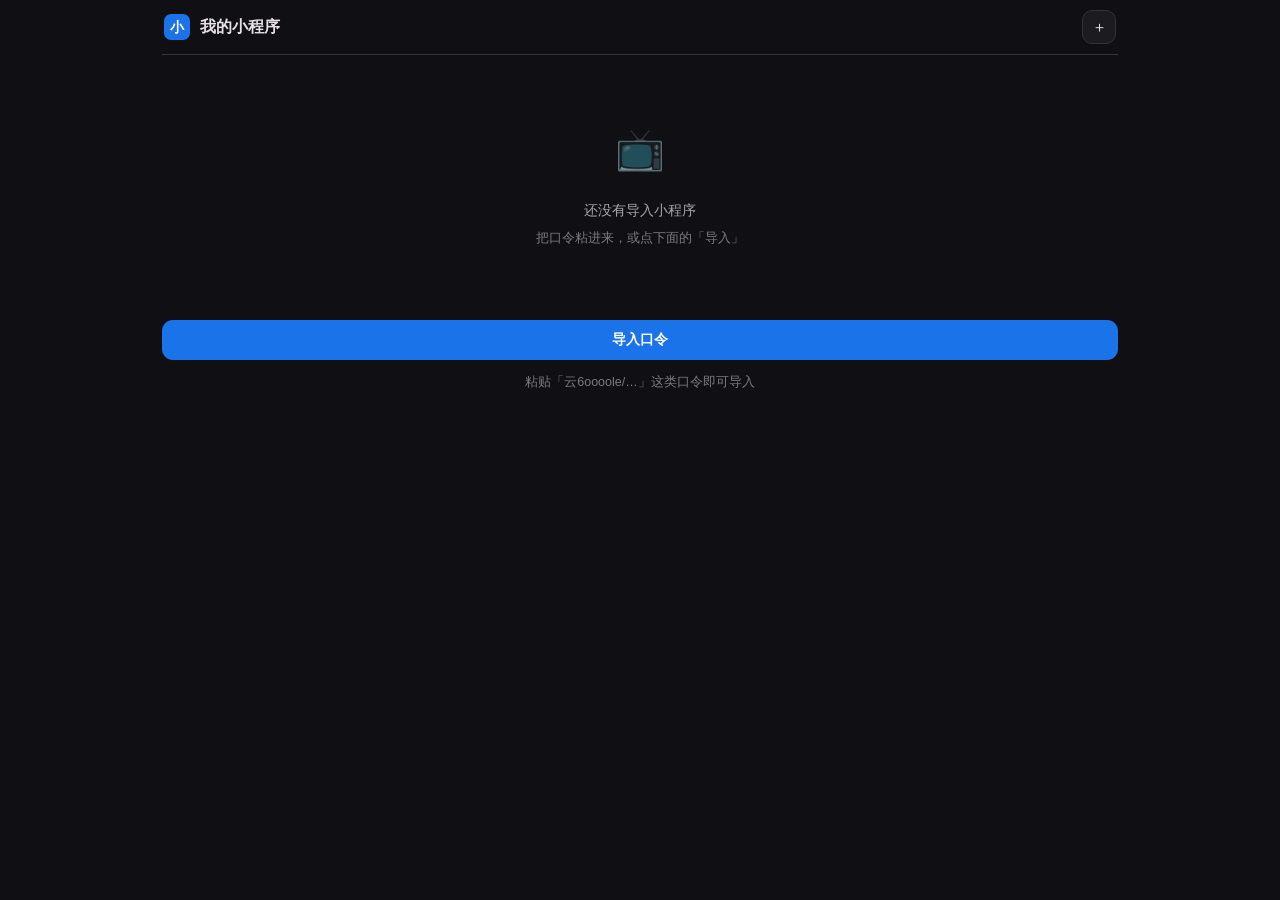
<file: app/src/main/assets/hiker/index.html>
<!DOCTYPE html>
<html lang="zh-CN">
<head>
<meta charset="utf-8">
<meta name="viewport" content="width=device-width,initial-scale=1,viewport-fit=cover,maximum-scale=1,user-scalable=no">
<title>小程序</title>
<style>
*{box-sizing:border-box;-webkit-tap-highlight-color:transparent}
/* 配色对齐宿主 App：Material3 深色 + colorPrimary #1A73E8（app/src/main/res/values/styles.xml） */
:root{
  --bg:#101014;--card:#1C1B1F;--card2:#242328;--line:#33323A;
  --txt:#E6E1E5;--sub:#A8A5AC;--dim:#7C7981;--acc:#1A73E8;--acc2:#1A73E8;
  --ok:#48D19A;--warn:#F0A55A;--bad:#F2706F;
}
html,body{margin:0;padding:0;height:100%;background:var(--bg);color:var(--txt);
  font:15px/1.6 -apple-system,BlinkMacSystemFont,"Noto Sans CJK SC","PingFang SC","Microsoft YaHei",sans-serif;
  overscroll-behavior:none}
.wrap{max-width:980px;margin:0 auto;padding:0 12px calc(18px + env(safe-area-inset-bottom,0px))}

/* 顶栏 */
header{position:sticky;top:0;z-index:30;display:flex;align-items:center;gap:10px;
  padding:calc(10px + env(safe-area-inset-top,0px)) 2px 10px;
  background:var(--bg);border-bottom:1px solid var(--line)}
.logo{width:26px;height:26px;border-radius:7px;flex:none;display:flex;align-items:center;justify-content:center;
  background:var(--acc);color:#fff;font-weight:700;font-size:14px}
.title{flex:1;min-width:0;font-size:16px;font-weight:700;overflow:hidden;text-overflow:ellipsis;white-space:nowrap}
.ibtn{width:34px;height:34px;flex:none;border-radius:10px;border:1px solid var(--line);background:var(--card);
  color:var(--txt);font-size:15px;display:flex;align-items:center;justify-content:center;cursor:pointer}
.ibtn:active{background:var(--card2)}

/* 站点卡片 */
.grid-sites{display:grid;grid-template-columns:repeat(auto-fill,minmax(160px,1fr));gap:11px;margin-top:14px}
.card{background:var(--card);border:1px solid var(--line);border-radius:15px;padding:14px;cursor:pointer;position:relative}
.card:active{transform:scale(.985)}
.site-ic{width:40px;height:40px;border-radius:11px;display:flex;align-items:center;justify-content:center;
  font-size:18px;font-weight:700;color:#fff;margin-bottom:10px}
.site-nm{font-size:15px;font-weight:700;word-break:break-all;padding-right:34px}
.site-mt{margin-top:6px;display:flex;gap:5px;flex-wrap:wrap}
.pill{font:10px/1 monospace;padding:3px 6px;border-radius:5px;background:#26313f;color:var(--sub)}
.del{position:absolute;top:10px;right:10px;width:24px;height:24px;border-radius:7px;border:1px solid var(--line);
  background:transparent;color:var(--dim);font-size:12px;padding:0;cursor:pointer}

/* 内容区 */
#content{min-height:60vh;padding-bottom:26px}
.grid{display:grid;gap:11px}
.poster{background:var(--card);border:1px solid var(--line);border-radius:12px;overflow:hidden;cursor:pointer}
.poster:active{transform:scale(.97)}
.poster .ph{aspect-ratio:2/3;background:var(--card2);display:flex;
  align-items:center;justify-content:center;color:var(--dim);font-size:20px;font-weight:700;overflow:hidden}
.poster .ph img{width:100%;height:100%;object-fit:cover;display:block}
.poster .pt{padding:7px 8px 9px}
.poster .pt b{display:block;font-size:12.5px;font-weight:600;line-height:1.35;
  overflow:hidden;text-overflow:ellipsis;white-space:nowrap}
.poster .pt span{display:block;font-size:11px;color:var(--dim);
  overflow:hidden;text-overflow:ellipsis;white-space:nowrap}

.sect-t{font-size:14px;font-weight:700;margin:18px 2px 10px;display:flex;align-items:center;gap:8px;color:var(--txt)}
.sect-t:before{content:"";width:3px;height:14px;border-radius:2px;background:var(--acc)}
.row-btn{display:block;width:100%;text-align:left;background:var(--card);border:1px solid var(--line);
  color:var(--txt);border-radius:11px;padding:12px 14px;font-size:14px;margin-bottom:8px;cursor:pointer}
.row-btn:active{background:var(--card2)}
.chip{display:inline-block;margin:0 8px 8px 0;background:var(--card);border:1px solid var(--line);
  color:var(--sub);border-radius:18px;padding:8px 14px;font-size:13px;cursor:pointer}
.chip:active{background:var(--card2)}
.chip[style*="background:#22c55e"]{color:#fff;font-weight:700}
.center-line{text-align:center;color:var(--dim);font-size:13px;padding:10px 0}
.hr{height:1px;background:var(--line);margin:14px 0;opacity:.7}
.rich{background:var(--card);border:1px solid var(--line);border-radius:11px;padding:12px 14px;margin-bottom:8px;
  font-size:13.5px;line-height:1.7;color:var(--sub);word-break:break-word}
.rich a{color:var(--acc);text-decoration:none}
.rich b,.rich font{color:var(--txt)}

.hero-card{display:flex;gap:14px;background:var(--card);border:1px solid var(--line);border-radius:15px;
  padding:14px;margin:6px 0 14px}
.hero-card.grad{background:var(--card2)}
.hero-pic{width:104px;flex:none;aspect-ratio:2/3;border-radius:10px;overflow:hidden;
  background:var(--card2);display:flex;align-items:center;justify-content:center}
.hero-pic img{width:100%;height:100%;object-fit:cover}
.hero-ph{font-size:32px;font-weight:700;color:var(--dim)}
.hero-info{flex:1;min-width:0}
.hero-info h2{margin:2px 0 8px;font-size:18px;line-height:1.35}
.hero-info p{margin:0;color:var(--sub);font-size:12.5px;line-height:1.65}

.input-row{display:flex;gap:8px;margin:6px 0 12px}
input.f{flex:1;min-width:0;background:#0b1119;color:var(--txt);border:1px solid var(--line);
  border-radius:11px;padding:11px 12px;font-size:14px;outline:none}
input.f:focus{border-color:var(--acc)}
.btn{border-radius:11px;padding:11px 16px;font-size:14px;font-weight:700;cursor:pointer;border:1px solid var(--line)}
.btn.primary{background:var(--acc);border:none;color:#fff}
.btn.gh{background:var(--card2);color:var(--txt)}

.empty{text-align:center;color:var(--sub);padding:56px 16px;font-size:14px;line-height:1.9}
.empty .big{display:block;font-size:40px;margin-bottom:10px;opacity:.6}
.dim{color:var(--dim);font-size:12.5px}

/* 导入弹层 */
.mask{position:fixed;inset:0;background:rgba(0,0,0,.6);z-index:60;display:none;align-items:flex-end}
.mask.show{display:flex}
.sheet{width:100%;max-width:980px;margin:0 auto;background:var(--card);border-radius:18px 18px 0 0;
  padding:18px 16px calc(18px + env(safe-area-inset-bottom,0px));border-top:1px solid var(--line)}
.sheet h3{margin:0 0 4px;font-size:16px}
.sheet .hint{color:var(--dim);font-size:12px;margin:0 0 12px;line-height:1.7}
textarea{width:100%;min-height:120px;background:#0b1119;color:var(--txt);border:1px solid var(--line);
  border-radius:11px;padding:11px;font:13px/1.6 monospace;resize:vertical;outline:none}
textarea:focus{border-color:var(--acc)}
.sheet .row{display:flex;gap:9px;margin-top:12px}
.sheet .row .btn{flex:1}

/* 其它 */
#toast{position:fixed;left:50%;bottom:calc(28px + env(safe-area-inset-bottom,0px));transform:translateX(-50%) translateY(16px);
  background:#0b1119f2;border:1px solid var(--line);color:var(--txt);padding:10px 16px;border-radius:11px;
  font-size:13.5px;z-index:80;opacity:0;transition:.22s;max-width:86%;text-align:center;
  box-shadow:0 10px 34px #0009;pointer-events:none}
#toast.show{opacity:1;transform:translateX(-50%) translateY(0)}
#busy{position:fixed;left:50%;top:50%;transform:translate(-50%,-50%);z-index:70;display:none;
  background:#0b1119f2;border:1px solid var(--line);border-radius:13px;padding:16px 22px;font-size:14px;
  box-shadow:0 14px 40px #000a}
#busy.show{display:block}
#busy:after{content:"";display:block;margin:10px auto 0;width:20px;height:20px;border-radius:50%;
  border:2px solid var(--line);border-top-color:var(--acc);animation:spin .8s linear infinite}
@keyframes spin{to{transform:rotate(360deg)}}
#diagLog{display:none}
</style>
</head>
<body>
<div class="wrap">
  <header>
    <div class="logo">小</div>
    <div class="title" id="ruleTitle">我的小程序</div>
    <button class="ibtn" id="backBtn" style="display:none">‹</button>
    <button class="ibtn" id="importBtn">＋</button>
  </header>

  <!-- 站点列表 -->
  <div id="viewSites">
    <div id="siteList"></div>
    <button class="btn primary" id="importBtn2" style="width:100%;margin-top:14px" onclick="document.getElementById('importBtn').click()">
      导入口令
    </button>
    <div class="dim" style="text-align:center;margin-top:12px">
      粘贴「云6oooole/…」这类口令即可导入
    </div>
  </div>

  <!-- 规则页 -->
  <div id="viewRule" style="display:none">
    <div id="content"></div>
  </div>

  <div id="diagLog"></div>
</div>

<!-- 导入弹层 -->
<div class="mask" id="importMask">
  <div class="sheet">
    <h3>导入口令</h3>
    <p class="hint">支持：云口令（云6oooole/xxxxxx/…）、分享口令、规则 JSON、订阅地址。多条口令请一行一条。</p>
    <textarea id="importText" placeholder="把口令粘到这里"></textarea>
    <div class="row">
      <button class="btn gh" id="clipBtn">读剪贴板</button>
      <button class="btn gh" id="importCancel">取消</button>
      <button class="btn primary" id="importOk">导入</button>
    </div>
  </div>
</div>

<div id="toast"></div>
<div id="busy"></div>

<script src="hiker_engine.js"></script>
<script src="hiker_import.js"></script>
<script src="hiker_ui.js"></script>
<script>
  window.addEventListener('load', function () {
    try { HikerUI.boot(); }
    catch (e) { document.getElementById('siteList').innerHTML =
      '<div class="empty">启动失败：' + (e && e.message) + '</div>'; }
  });
</script>
</body>
</html>
</file>
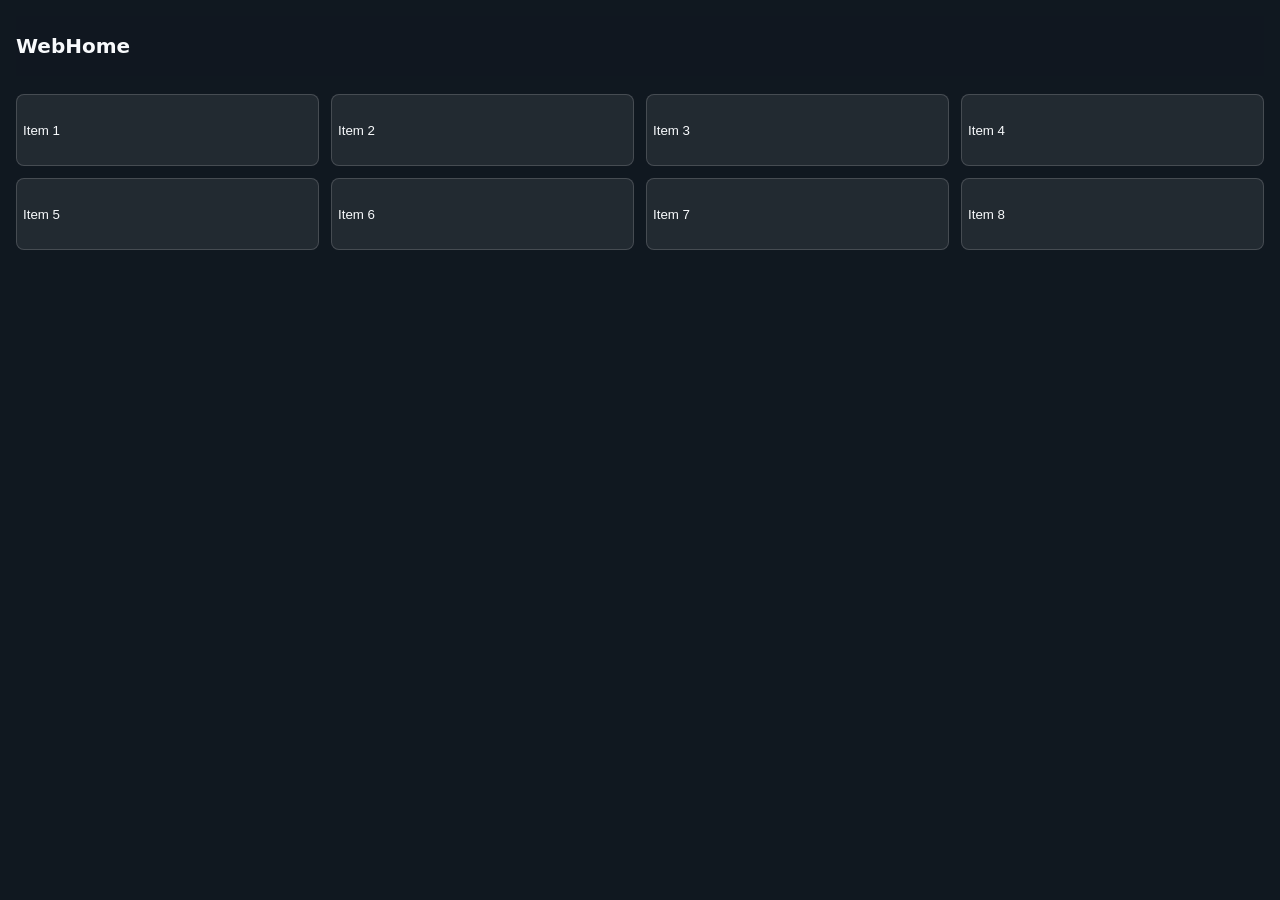
<file: webhome-devkit/templates/homepages/basic-homepage.html>
<!doctype html>
<html lang="zh-CN">
<head>
  <meta charset="utf-8">
  <meta name="viewport" content="width=device-width,initial-scale=1,viewport-fit=cover">
  <title>WebHome</title>
  <script>
    (function () {
      if (!Array.prototype.forEach) {
        Array.prototype.forEach = function (fn, thisArg) {
          for (var i = 0; i < this.length; i += 1) {
            if (i in this) fn.call(thisArg, this[i], i, this);
          }
        };
      }
      if (!Element.prototype.closest) {
        Element.prototype.closest = function (selector) {
          var node = this;
          while (node && node.nodeType === 1) {
            if (node.matches && node.matches(selector)) return node;
            node = node.parentElement;
          }
          return null;
        };
      }
      if (!Element.prototype.replaceChildren) {
        Element.prototype.replaceChildren = function () {
          while (this.firstChild) this.removeChild(this.firstChild);
          for (var i = 0; i < arguments.length; i += 1) {
            this.appendChild(arguments[i]);
          }
        };
      }
      var cls = " webhome-ready";
      if (!("gap" in document.documentElement.style)) cls += " no-layout-gap";
      if (!window.CSS || !CSS.supports || !CSS.supports("top", "calc(1px + 1px)")) cls += " no-css-functions";
      if (!("aspectRatio" in document.documentElement.style)) cls += " no-aspect-ratio";
      document.documentElement.className += cls;
    })();
  </script>
  <style>
    :root {
      --fm-web-height: 100vh;
      --fm-safe-top: 0px;
      --fm-safe-bottom: 0px;
      --safe-top: var(--fm-safe-top, 0px);
      --safe-bottom: var(--fm-safe-bottom, 0px);
      --active-safe-top: 0px;
      color-scheme: dark;
    }
    @supports (top: max(0px, 1px)) {
      :root {
        --safe-top: max(var(--fm-safe-top, 0px), env(safe-area-inset-top, 0px));
        --safe-bottom: max(var(--fm-safe-bottom, 0px), env(safe-area-inset-bottom, 0px));
      }
    }
    html.safe-top-active {
      --active-safe-top: var(--safe-top);
    }
    html,
    body {
      min-height: var(--fm-web-height, 100vh);
      margin: 0;
      background: transparent;
      color: #f8fafc;
      font: 16px/1.5 system-ui, -apple-system, BlinkMacSystemFont, "Segoe UI", sans-serif;
    }
    html:not(.fm-native) body {
      background: #101820;
    }
    .app {
      min-height: var(--fm-web-height, 100vh);
      box-sizing: border-box;
      padding: 16px 16px calc(20px + var(--safe-bottom));
      padding: max(16px, var(--active-safe-top)) 16px calc(20px + var(--safe-bottom));
    }
    .toolbar {
      position: sticky;
      top: var(--active-safe-top);
      z-index: 10;
      display: flex;
      align-items: center;
      justify-content: space-between;
      min-height: 44px;
      padding: 8px 0;
      background: rgba(16, 24, 32, 0.82);
    }
    .title {
      margin: 0;
      font-size: 20px;
      font-weight: 700;
      letter-spacing: 0;
    }
    .grid {
      display: flex;
      flex-wrap: wrap;
      margin: 12px -6px 0;
    }
    .card {
      box-sizing: border-box;
      width: 50%;
      padding: 6px;
    }
    .card button {
      display: block;
      width: 100%;
      min-height: 72px;
      border: 1px solid rgba(255, 255, 255, 0.16);
      border-radius: 8px;
      background: rgba(255, 255, 255, 0.08);
      color: inherit;
      text-align: left;
    }
    @media (min-width: 720px) {
      .card {
        width: 25%;
      }
    }
  </style>
</head>
<body>
  <main class="app">
    <header class="toolbar">
      <h1 class="title">WebHome</h1>
    </header>
    <section class="grid" id="grid"></section>
  </main>
  <script>
    (function () {
      var root = document.documentElement;
      var state = { chromeMode: "", systemBarsHidden: false };

      function readRootPixel(name) {
        var value = getComputedStyle(root).getPropertyValue(name);
        var numberValue = parseFloat(value || "0");
        return isNaN(numberValue) ? 0 : numberValue;
      }

      function shouldUseTopSafeArea(detail) {
        detail = detail || {};
        var mode = String(detail.chromeMode || state.chromeMode || "").toLowerCase();
        var hidden = typeof detail.systemBarsHidden === "undefined" ? state.systemBarsHidden : !!detail.systemBarsHidden;
        var safeTop = Number(detail.safeTop);
        var statusBarHeight = Number(detail.statusBarHeight);
        if (isNaN(safeTop)) safeTop = readRootPixel("--fm-safe-top");
        if (isNaN(statusBarHeight)) statusBarHeight = readRootPixel("--fm-status-bar-height");
        if (hidden && safeTop <= 0 && statusBarHeight <= 0) return false;
        return mode === "edge" || mode === "immersive" || mode === "fullscreen" || hidden;
      }

      function updateSafeAreaMode(detail) {
        detail = detail || {};
        if (detail.chromeMode) state.chromeMode = String(detail.chromeMode).toLowerCase();
        if (typeof detail.systemBarsHidden !== "undefined") state.systemBarsHidden = !!detail.systemBarsHidden;
        root.classList.toggle("safe-top-active", shouldUseTopSafeArea(detail));
      }

      function refreshSafeAreaMode() {
        if (!window.fm || !fm.ui || !fm.ui.getViewport) {
          updateSafeAreaMode({});
          return;
        }
        Promise.resolve(fm.ui.getViewport()).then(updateSafeAreaMode).catch(function () {
          updateSafeAreaMode({});
        });
      }

      function render() {
        var grid = document.getElementById("grid");
        var html = "";
        for (var i = 1; i <= 8; i += 1) {
          html += '<article class="card"><button type="button">Item ' + i + '</button></article>';
        }
        grid.innerHTML = html;
      }

      window.addEventListener("fmviewport", function (event) {
        updateSafeAreaMode(event && event.detail ? event.detail : {});
      });
      window.addEventListener("fmsdk", function () {
        root.classList.add("fm-native");
        refreshSafeAreaMode();
      });
      window.addEventListener("fmresume", refreshSafeAreaMode);
      render();
      refreshSafeAreaMode();
    })();
  </script>
</body>
</html>
</file>
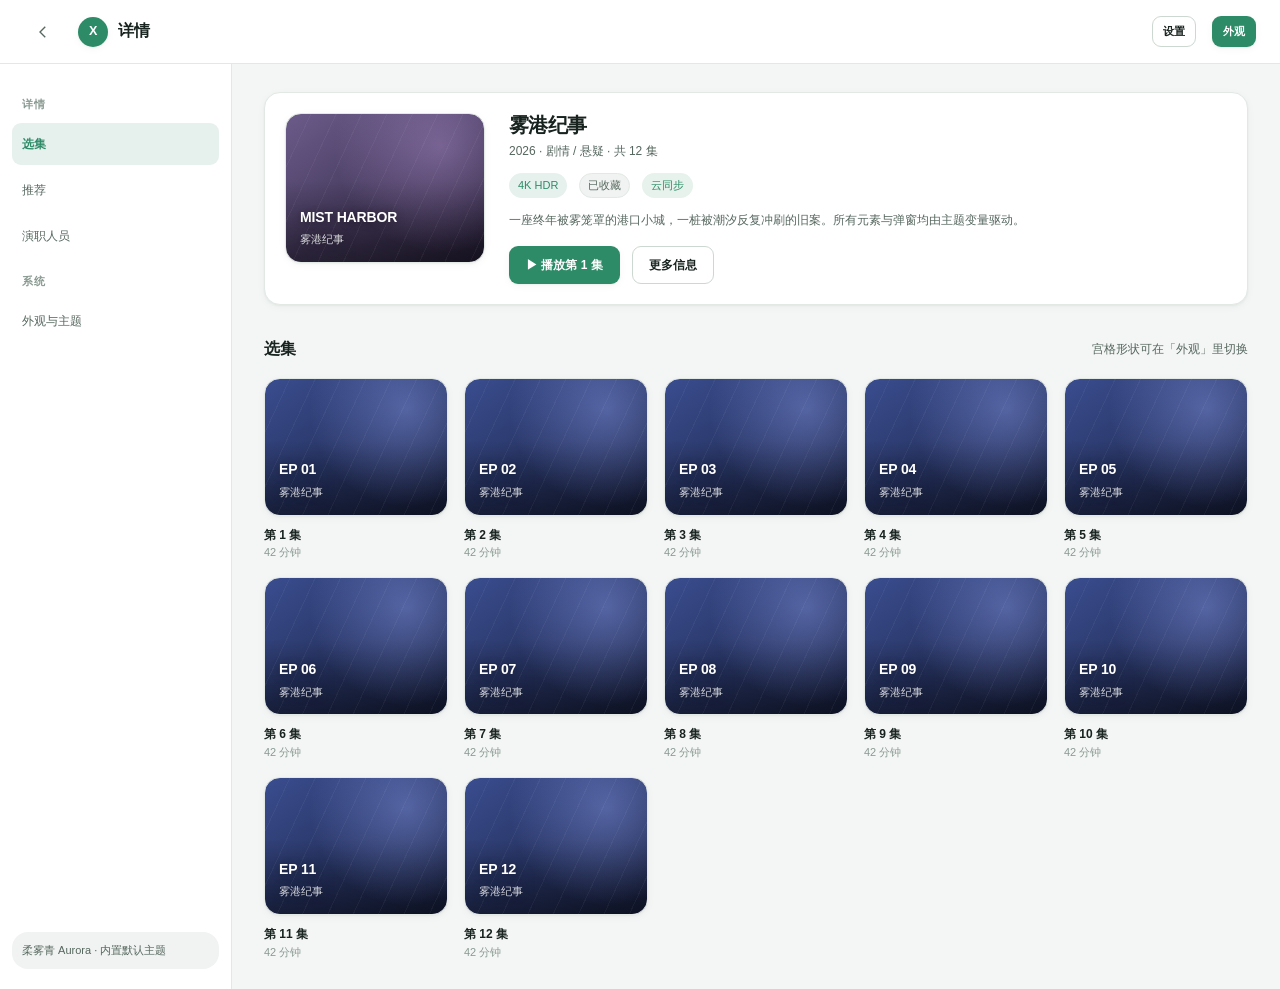
<file: app/src/main/assets/webhome/eclipse-detail.html>
<!DOCTYPE html>
<html lang="zh-CN" data-theme="aurora" data-btn-shape="solid" data-tile-shape="soft" data-modal-style="blur" data-modal-pos="center" data-density="normal" data-motion="on">
<head>
<meta charset="UTF-8">
<link rel="icon" href="data:,">
<meta name="viewport" content="width=device-width,initial-scale=1,user-scalable=0,viewport-fit=cover">
<meta name="color-scheme" content="light dark">
<title>xbox-re · 详情</title>
<link rel="stylesheet" href="css/theme.css">
<link rel="stylesheet" href="css/theme-panel.css">
<script src="js/theme-engine.js" defer></script>
<script src="js/appearance.js" defer></script>
</head>
<body>
<div class="app">
    <header class="topbar">
        <button class="icon-btn" id="btnBack" aria-label="返回">
            <svg viewBox="0 0 24 24" width="18" height="18" fill="none" stroke="currentColor" stroke-width="1.8"><path d="M15 5l-7 7 7 7"/></svg>
        </button>
        <div class="brand"><span class="brand-mark">X</span><span>详情</span></div>
        <div class="topbar-spacer"></div>
        <button class="btn btn-secondary btn-sm" id="btnSetting">设置</button>
        <button class="btn btn-primary btn-sm" data-theme-entry>外观</button>
    </header>

    <div class="shell">
        <aside class="sidebar">
            <div class="nav-group-title">详情</div>
            <button class="nav-item is-active">选集</button>
            <button class="nav-item">推荐</button>
            <button class="nav-item">演职人员</button>
            <div class="nav-group-title">系统</div>
            <button class="nav-item" data-theme-entry>外观与主题</button>
            <div class="sidebar-foot">柔雾青 Aurora · 内置默认主题</div>
        </aside>

        <main class="main">
            <div class="content">
                <div class="panel" style="margin-bottom:var(--gap)">
                    <div class="panel-body" style="display:flex;gap:calc(var(--u)*3);flex-wrap:wrap;align-items:flex-start">
                        <div class="tile-cover" style="flex:0 0 calc(200px * var(--scale));max-width:45%;--cover-a:#6b5b8a;--cover-b:#241d34;--cover-c:rgba(220,180,255,.32)">
                            <div class="tile-art"><b>MIST HARBOR</b><span>雾港纪事</span></div>
                        </div>
                        <div style="flex:1;min-width:220px">
                            <h2 class="page-title" style="font-size:var(--fs-xl)">雾港纪事</h2>
                            <p class="page-sub">2026 · 剧情 / 悬疑 · 共 12 集</p>
                            <div class="row" style="flex-wrap:wrap;margin:calc(var(--u)*1.5) 0">
                                <span class="tag tag-accent">4K HDR</span><span class="tag">已收藏</span><span class="tag tag-success">云同步</span>
                            </div>
                            <p style="color:var(--text-secondary);font-size:var(--fs-sm);line-height:1.7">
                                一座终年被雾笼罩的港口小城，一桩被潮汐反复冲刷的旧案。所有元素与弹窗均由主题变量驱动。
                            </p>
                            <div class="row" style="margin-top:calc(var(--u)*2)">
                                <button class="btn btn-primary" data-open="modalPlay">▶ 播放第 1 集</button>
                                <button class="btn btn-secondary" data-open="modalSheet">更多信息</button>
                            </div>
                        </div>
                    </div>
                </div>

                <div class="section-head"><h3 class="section-title">选集</h3><span class="section-more">宫格形状可在「外观」里切换</span></div>
                <div class="tile-grid" id="episodeGrid"></div>
            </div>
        </main>
    </div>
</div>

<div class="modal-overlay" id="modalPlay" aria-hidden="true" role="dialog" aria-modal="true">
    <div class="modal-card">
        <div class="modal-head"><div><h3 class="modal-title">开始播放</h3><p class="modal-desc">第 1 集 · 4K HDR</p></div><button class="icon-btn modal-close" data-close aria-label="关闭">×</button></div>
        <div class="modal-body"><div class="progress"><i style="width:0%"></i></div><p style="margin-top:12px">调用宿主播放器由 WebHome SDK 完成；此处为界面演示。</p></div>
        <div class="modal-foot"><button class="btn btn-ghost" data-close>取消</button><button class="btn btn-primary" id="btnPlay" data-close>播放</button></div>
    </div>
</div>

<div class="modal-overlay" id="modalSheet" aria-hidden="true" role="dialog" aria-modal="true">
    <div class="modal-card">
        <div class="modal-head"><div><h3 class="modal-title">快捷操作</h3><p class="modal-desc">弹窗位置与风格跟随全局主题设置。</p></div><button class="icon-btn modal-close" data-close aria-label="关闭">×</button></div>
        <div class="modal-body stack" style="gap:calc(var(--u)*1)">
            <div class="list-row"><span class="list-thumb">★</span><div><div style="font-size:var(--fs-sm);font-weight:600">加入收藏</div><div class="hint">同步到云端</div></div></div>
            <div class="list-row"><span class="list-thumb">↓</span><div><div style="font-size:var(--fs-sm);font-weight:600">缓存本集</div><div class="hint">约 1.2 GB</div></div></div>
            <div class="list-row"><span class="list-thumb">◈</span><div><div style="font-size:var(--fs-sm);font-weight:600">外观设置</div><div class="hint">打开统一设置面板</div></div></div>
        </div>
        <div class="modal-foot"><button class="btn btn-secondary" data-theme-entry>打开外观</button><button class="btn btn-primary" data-close>完成</button></div>
    </div>
</div>

<script>
(function () {
    var grid = document.getElementById("episodeGrid");
    grid.innerHTML = Array.from({ length: 12 }, function (_, i) {
        var n = i + 1;
        return '<div class="tile"><div class="tile-cover" style="--cover-a:#3a4d8f;--cover-b:#161d3a;--cover-c:rgba(150,170,255,.4)">' +
            '<div class="tile-art"><b>EP ' + (n < 10 ? "0" + n : n) + '</b><span>雾港纪事</span></div></div>' +
            '<div class="tile-title">第 ' + n + ' 集</div><div class="tile-sub">42 分钟</div></div>';
    }).join("");

    function openSetting() {
        if (window.ThemeEngine && window.ThemeEngine.openNativeSetting()) return;
        if (window.XboxAppearance) window.XboxAppearance.open();
    }
    document.getElementById("btnSetting").addEventListener("click", openSetting);
    document.getElementById("btnBack").addEventListener("click", function () {
        try { if (window.fongmi && window.fongmi.invoke) { window.fongmi.invoke("navigation.back", {}); return; } } catch (e) {}
        if (history.length > 1) history.back();
    });
    document.getElementById("btnPlay").addEventListener("click", function () {
        try {
            if (window.fongmi && window.fongmi.player && window.fongmi.player.playVod) {
                window.fongmi.player.playVod("", "ep-1", "雾港纪事 第1集", "");
            }
        } catch (e) {}
    });

    document.addEventListener("click", function (e) {
        var o = e.target.closest("[data-open]");
        if (o) { var el = document.getElementById(o.getAttribute("data-open")); if (el) { el.classList.add("is-open"); el.setAttribute("aria-hidden", "false"); } return; }
        var c = e.target.closest("[data-close]");
        if (c) { document.querySelectorAll(".modal-overlay.is-open").forEach(function (el) { el.classList.remove("is-open"); el.setAttribute("aria-hidden", "true"); }); return; }
        if (e.target.classList.contains("modal-overlay")) { e.target.classList.remove("is-open"); e.target.setAttribute("aria-hidden", "true"); }
    });
    document.addEventListener("keydown", function (e) {
        if (e.key === "Escape") document.querySelectorAll(".modal-overlay.is-open").forEach(function (el) { el.classList.remove("is-open"); el.setAttribute("aria-hidden", "true"); });
    });
})();
</script>
</body>
</html>
</file>
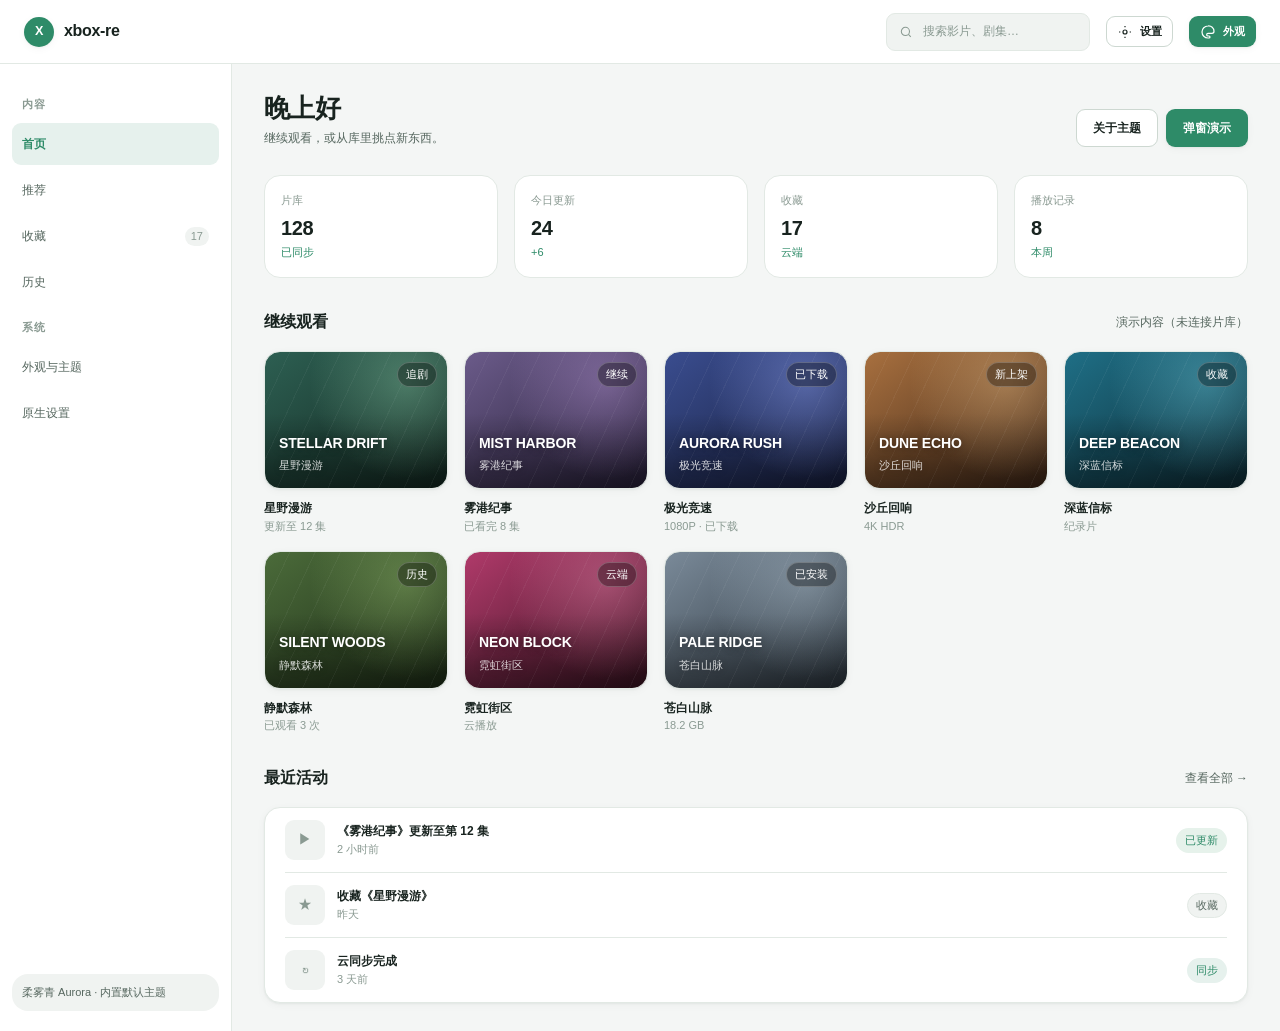
<file: app/src/main/assets/webhome/eclipse.html>
<!DOCTYPE html>
<html lang="zh-CN" data-theme="aurora" data-btn-shape="solid" data-tile-shape="soft" data-modal-style="blur" data-modal-pos="center" data-density="normal" data-motion="on">
<head>
<meta charset="UTF-8">
<link rel="icon" href="data:,">
<meta name="viewport" content="width=device-width,initial-scale=1,user-scalable=0,viewport-fit=cover">
<meta name="color-scheme" content="light dark">
<title>xbox-re · 柔雾青</title>
<link rel="stylesheet" href="css/theme.css">
<link rel="stylesheet" href="css/theme-panel.css">
<script src="js/theme-engine.js" defer></script>
<script src="js/appearance.js" defer></script>
</head>
<body>
<div class="app">
    <header class="topbar">
        <div class="brand"><span class="brand-mark">X</span><span>xbox-re</span></div>
        <div class="topbar-spacer"></div>
        <label class="search">
            <svg viewBox="0 0 24 24" width="16" height="16" fill="none" stroke="currentColor" stroke-width="1.8"><circle cx="11" cy="11" r="7"/><path d="m16.2 16.2 4 4"/></svg>
            <input id="keyword" type="search" placeholder="搜索影片、剧集…" aria-label="搜索">
        </label>
        <button class="btn btn-secondary btn-sm" id="btnNativeSetting">
            <svg viewBox="0 0 24 24" width="15" height="15" fill="none" stroke="currentColor" stroke-width="1.8"><circle cx="12" cy="12" r="3"/><path d="M12 3v2M12 19v2M3 12h2M19 12h2"/></svg>
            设置
        </button>
        <button class="btn btn-primary btn-sm" data-theme-entry>
            <svg viewBox="0 0 24 24" width="15" height="15" fill="none" stroke="currentColor" stroke-width="1.8"><path d="M12 3a9 9 0 0 0 0 18h1.5a1.5 1.5 0 0 0 0-3H12a2 2 0 0 1 0-4h6a3 3 0 0 0 3-3 8 8 0 0 0-9-8z"/></svg>
            外观
        </button>
    </header>

    <div class="shell">
        <aside class="sidebar">
            <div class="nav-group-title">内容</div>
            <button class="nav-item is-active">首页</button>
            <button class="nav-item">推荐</button>
            <button class="nav-item">收藏<span class="nav-count">17</span></button>
            <button class="nav-item">历史</button>
            <div class="nav-group-title">系统</div>
            <button class="nav-item" data-theme-entry>外观与主题</button>
            <button class="nav-item" id="navSetting">原生设置</button>
            <div class="sidebar-foot">柔雾青 Aurora · 内置默认主题</div>
        </aside>

        <main class="main">
            <div class="content">
                <div class="page-head">
                    <div>
                        <h2 class="page-title">晚上好</h2>
                        <p class="page-sub">继续观看，或从库里挑点新东西。</p>
                    </div>
                    <div class="page-actions">
                        <button class="btn btn-secondary" data-open="modalAbout">关于主题</button>
                        <button class="btn btn-primary" data-open="modalDialog">弹窗演示</button>
                    </div>
                </div>

                <div class="stat-grid">
                    <div class="stat"><div class="stat-label">片库</div><div class="stat-value">128</div><div class="stat-delta">已同步</div></div>
                    <div class="stat"><div class="stat-label">今日更新</div><div class="stat-value">24</div><div class="stat-delta">+6</div></div>
                    <div class="stat"><div class="stat-label">收藏</div><div class="stat-value">17</div><div class="stat-delta">云端</div></div>
                    <div class="stat"><div class="stat-label">播放记录</div><div class="stat-value">8</div><div class="stat-delta">本周</div></div>
                </div>

                <div class="section-head">
                    <h3 class="section-title">继续观看</h3>
                    <span class="section-more" id="sourceLabel">正在读取片库…</span>
                </div>
                <div class="tile-grid" id="tileGrid"></div>

                <div class="section-head"><h3 class="section-title">最近活动</h3><a class="section-more" href="#">查看全部 →</a></div>
                <div class="card" style="padding:0 calc(var(--u)*2.5)">
                    <div class="list-row"><span class="list-thumb">▶</span><div><div style="font-size:var(--fs-sm);font-weight:600">《雾港纪事》更新至第 12 集</div><div class="hint">2 小时前</div></div><span class="tag tag-success" style="margin-left:auto">已更新</span></div>
                    <div class="list-row"><span class="list-thumb">★</span><div><div style="font-size:var(--fs-sm);font-weight:600">收藏《星野漫游》</div><div class="hint">昨天</div></div><span class="tag" style="margin-left:auto">收藏</span></div>
                    <div class="list-row"><span class="list-thumb">↻</span><div><div style="font-size:var(--fs-sm);font-weight:600">云同步完成</div><div class="hint">3 天前</div></div><span class="tag tag-accent" style="margin-left:auto">同步</span></div>
                </div>
            </div>
        </main>
    </div>
</div>

<!-- 弹窗演示：位置与风格由主题变量控制 -->
<div class="modal-overlay" id="modalDialog" aria-hidden="true" role="dialog" aria-modal="true">
    <div class="modal-card">
        <div class="modal-head">
            <div><h3 class="modal-title">弹窗演示</h3><p class="modal-desc">在「外观 → 弹窗」里切换位置与风格，这个弹窗会立即变化。</p></div>
            <button class="icon-btn modal-close" data-close aria-label="关闭">×</button>
        </div>
        <div class="modal-body">
            <div class="stack">
                <div class="field"><label class="label">示例输入</label><input class="input" placeholder="请输入名称"></div>
                <div class="row" style="flex-wrap:wrap"><span class="tag tag-accent">强调</span><span class="tag tag-success">成功</span><span class="tag tag-warning">警告</span><span class="tag tag-danger">危险</span></div>
                <div class="progress"><i style="width:68%"></i></div>
                <div class="row"><button class="switch" role="switch" aria-checked="true" data-demo-switch></button><span class="hint">示例开关</span></div>
            </div>
        </div>
        <div class="modal-foot"><button class="btn btn-ghost" data-close>取消</button><button class="btn btn-primary" data-close>确定</button></div>
    </div>
</div>

<div class="modal-overlay" id="modalAbout" aria-hidden="true" role="dialog" aria-modal="true">
    <div class="modal-card">
        <div class="modal-head">
            <div><h3 class="modal-title">柔雾青 Aurora</h3><p class="modal-desc">内置默认主题 · ui/aurora-theme-lab 分支</p></div>
            <button class="icon-btn modal-close" data-close aria-label="关闭">×</button>
        </div>
        <div class="modal-body">
            <p>不用纯白背景与纯黑文字，降低眩光与光晕；强调色降饱和，仅用于小面积点缀。所有颜色、圆角、间距、弹窗与宫格都可在「外观」里调整。</p>
        </div>
        <div class="modal-foot"><button class="btn btn-secondary" data-theme-entry>打开外观设置</button><button class="btn btn-primary" data-close>知道了</button></div>
    </div>
</div>

<script>
(function () {
    /* 片库数据：优先取宿主 SDK，失败/超时则使用内置演示内容，保证不白屏 */
    var FALLBACK = [
        { en: "STELLAR DRIFT", name: "星野漫游", sub: "更新至 12 集", tag: "追剧", a: "#2d5f52", b: "#12261f", c: "rgba(160,230,190,.34)" },
        { en: "MIST HARBOR", name: "雾港纪事", sub: "已看完 8 集", tag: "继续", a: "#6b5b8a", b: "#241d34", c: "rgba(220,180,255,.32)" },
        { en: "AURORA RUSH", name: "极光竞速", sub: "1080P · 已下载", tag: "已下载", a: "#3a4d8f", b: "#161d3a", c: "rgba(150,170,255,.42)" },
        { en: "DUNE ECHO", name: "沙丘回响", sub: "4K HDR", tag: "新上架", a: "#a8703f", b: "#3a2416", c: "rgba(255,210,150,.36)" },
        { en: "DEEP BEACON", name: "深蓝信标", sub: "纪录片", tag: "收藏", a: "#1f6f86", b: "#0d2a33", c: "rgba(120,220,240,.36)" },
        { en: "SILENT WOODS", name: "静默森林", sub: "已观看 3 次", tag: "历史", a: "#4b6b3a", b: "#1c2b16", c: "rgba(190,235,140,.30)" },
        { en: "NEON BLOCK", name: "霓虹街区", sub: "云播放", tag: "云端", a: "#b03a6a", b: "#35121f", c: "rgba(255,150,190,.36)" },
        { en: "PALE RIDGE", name: "苍白山脉", sub: "18.2 GB", tag: "已安装", a: "#7a8a99", b: "#2a333b", c: "rgba(210,230,245,.32)" }
    ];
    function esc(s) { return String(s).replace(/[&<>"]/g, function (m) { return { "&": "&amp;", "<": "&lt;", ">": "&gt;", '"': "&quot;" }[m]; }); }
    function render(items, live) {
        document.getElementById("tileGrid").innerHTML = items.map(function (g) {
            return '<div class="tile"><div class="tile-cover" style="--cover-a:' + g.a + ';--cover-b:' + g.b + ';--cover-c:' + g.c + '">' +
                '<span class="tile-chip tag tag-glass">' + esc(g.tag || "") + '</span>' +
                '<div class="tile-art"><b>' + esc(g.en || g.name) + '</b><span>' + esc(g.name || "") + '</span></div>' +
                '</div><div class="tile-title">' + esc(g.name || "") + '</div><div class="tile-sub">' + esc(g.sub || "") + '</div></div>';
        }).join("");
        document.getElementById("sourceLabel").textContent = live ? "片库已连接" : "演示内容（未连接片库）";
    }
    render(FALLBACK, false);
    try {
        if (window.fongmi && typeof window.fongmi.invoke === "function") {
            var done = false;
            var timer = setTimeout(function () { if (!done) render(FALLBACK, false); }, 2500);
            Promise.resolve(window.fongmi.invoke("vod.home", {})).then(function (data) {
                done = true; clearTimeout(timer);
                var list = data && (data.list || data.vods || data.items || (Array.isArray(data) ? data : null));
                if (list && list.length) {
                    render(list.slice(0, 12).map(function (v) {
                        return { en: v.name || v.title || "", name: v.name || v.title || "", sub: v.remark || v.type || "", tag: "片库", a: "#2d5f52", b: "#12261f", c: "rgba(160,230,190,.34)" };
                    }), true);
                } else render(FALLBACK, false);
            }).catch(function () { done = true; clearTimeout(timer); render(FALLBACK, false); });
        }
    } catch (e) { render(FALLBACK, false); }

    /* 设置入口：优先宿主 SDK，不可用时降级到内置外观面板 */
    function openSetting() {
        if (window.ThemeEngine && window.ThemeEngine.openNativeSetting()) return;
        if (window.XboxAppearance) window.XboxAppearance.open();
    }
    document.getElementById("btnNativeSetting").addEventListener("click", openSetting);
    document.getElementById("navSetting").addEventListener("click", openSetting);

    /* 弹窗 */
    document.addEventListener("click", function (e) {
        var o = e.target.closest("[data-open]");
        if (o) { var el = document.getElementById(o.getAttribute("data-open")); if (el) { el.classList.add("is-open"); el.setAttribute("aria-hidden", "false"); } return; }
        var c = e.target.closest("[data-close]");
        if (c) { document.querySelectorAll(".modal-overlay.is-open").forEach(function (el) { el.classList.remove("is-open"); el.setAttribute("aria-hidden", "true"); }); return; }
        if (e.target.classList.contains("modal-overlay")) { e.target.classList.remove("is-open"); e.target.setAttribute("aria-hidden", "true"); }
        var sw = e.target.closest("[data-demo-switch]");
        if (sw) sw.setAttribute("aria-checked", sw.getAttribute("aria-checked") === "true" ? "false" : "true");
    });
    document.addEventListener("keydown", function (e) {
        if (e.key === "Escape") document.querySelectorAll(".modal-overlay.is-open").forEach(function (el) { el.classList.remove("is-open"); el.setAttribute("aria-hidden", "true"); });
    });
})();
</script>
</body>
</html>
</file>
<file: app/src/main/assets/css/ui.css>
:root {
    --md-primary:                  #006C4C;
    --md-on-primary:               #FFFFFF;
    --md-primary-container:        #89F7C6;
    --md-on-primary-container:     #00210F;
    --md-secondary-container:      #C8E6D5;
    --md-on-secondary-container:   #082015;
    --md-error:                    #BA1A1A;
    --md-on-error:                 #FFFFFF;
    --md-error-container:          #FFDAD6;
    --md-on-error-container:       #410002;
    --md-surface:                  #FFFFFF;
    --md-on-surface:               #15140E;
    --md-surface-variant:          #E3E3DC;
    --md-on-surface-variant:       #343430;
    --md-outline:                  #575752;
    --md-outline-variant:          #C7C7C0;
    --md-surface-container:        #FFFFFF;
    --md-surface-container-high:   #F0EFE9;
    --md-inverse-surface:          #2A2A25;
    --md-inverse-on-surface:       #F2F1EB;
    --md-scrim:                    rgba(0,0,0,0.32);
    --md-shadow:                   rgba(0,0,0,0.20);
}

@media (prefers-color-scheme: dark) {
    :root {
        --md-primary:                  #6CDBA4;
        --md-on-primary:               #003824;
        --md-primary-container:        #005237;
        --md-on-primary-container:     #89F7C6;
        --md-secondary-container:      #354B40;
        --md-on-secondary-container:   #CFE9D8;
        --md-error:                    #FFB4AB;
        --md-on-error:                 #690005;
        --md-error-container:          #93000A;
        --md-on-error-container:       #FFDAD6;
        --md-surface:                  #101510;
        --md-on-surface:               #DEE4DF;
        --md-surface-variant:          #414942;
        --md-on-surface-variant:       #C0C9BF;
        --md-outline:                  #8B9389;
        --md-outline-variant:          #414942;
        --md-surface-container:        #1C211D;
        --md-surface-container-high:   #262B27;
        --md-inverse-surface:          #DEE4DF;
        --md-inverse-on-surface:       #181D19;
        --md-scrim:                    rgba(0,0,0,0.5);
        --md-shadow:                   rgba(0,0,0,0.5);
    }
}

/* ══ Reset ══ */
*, *::before, *::after { box-sizing: border-box; margin: 0; padding: 0; }

html, body {
    height: 100%;
    font-family: Roboto, -apple-system, system-ui, sans-serif;
    background: var(--md-surface);
    color: var(--md-on-surface);
    -webkit-tap-highlight-color: transparent;
}

body.manage-page {
    --md-primary: #1A62D0;
    --md-on-primary: #FFFFFF;
    --md-secondary-container: #D9E7FF;
    --md-on-secondary-container: #0D2B57;
    --md-surface: #F4F6FA;
    --md-surface-container: #FFFFFF;
    --md-surface-container-high: #F8FAFD;
    --md-outline-variant: #DDE3EE;
}

body.manage-page.local-mode .remote-only {
    display: none !important;
}

@media (prefers-color-scheme: dark) {
    body.manage-page {
        --md-primary: #8DB8FF;
        --md-on-primary: #052B61;
        --md-secondary-container: #1D3557;
        --md-on-secondary-container: #D9E7FF;
        --md-surface: #10151D;
        --md-surface-container: #171D27;
        --md-surface-container-high: #1F2632;
        --md-outline-variant: #354052;
    }
}

/* ══ App Shell ══ */
#app {
    display: flex;
    flex-direction: column;
    height: 100%;
    max-width: 600px;
    margin: 0 auto;
}

.manage-app { max-width: 1120px; }

.manage-top {
    flex-shrink: 0;
    display: flex;
    align-items: center;
    justify-content: space-between;
    gap: 12px;
    padding: 14px 16px 10px;
    border-bottom: 1px solid var(--md-outline-variant);
    background: var(--md-surface-container);
}

.manage-body {
    flex: 1;
    overflow-y: auto;
    -webkit-overflow-scrolling: touch;
    padding: 16px;
}

.manage-view { display: none; }
.manage-view.active { display: block; }

.segmented {
    display: inline-flex;
    padding: 3px;
    border: 1px solid var(--md-outline-variant);
    border-radius: 22px;
    background: var(--md-surface-container-high);
}

.segment {
    height: 34px;
    min-width: 56px;
    padding: 0 12px;
    border: none;
    border-radius: 17px;
    background: transparent;
    color: var(--md-on-surface-variant);
    font: inherit;
    font-size: 14px;
    cursor: pointer;
}

.segment.active {
    background: var(--md-primary);
    color: var(--md-on-primary);
}

.remote-picker { display: none; margin: 10px 16px 0; }
.device-list { display: grid; gap: 8px; }

.device-item {
    display: flex;
    align-items: center;
    justify-content: space-between;
    gap: 12px;
    min-height: 48px;
    padding: 8px 12px;
    border: 1px solid var(--md-outline-variant);
    border-radius: 8px;
    background: transparent;
    color: var(--md-on-surface);
    font: inherit;
    text-align: left;
    cursor: pointer;
}

.device-item.active {
    border-color: var(--md-primary);
    background: var(--md-secondary-container);
    color: var(--md-on-secondary-container);
}

.device-item span { font-weight: 600; }
.device-item small { color: var(--md-on-surface-variant); overflow-wrap: anywhere; }

.manage-nav .md-nav-item { border: none; background: transparent; color: inherit; }

.manage-heading { min-width: 0; }

.manage-top-actions {
    display: flex;
    align-items: center;
    justify-content: flex-end;
    gap: 8px;
    flex-wrap: wrap;
}

.status-pill {
    display: inline-flex;
    align-items: center;
    min-height: 30px;
    padding: 0 10px;
    border-radius: 15px;
    background: var(--md-secondary-container);
    color: var(--md-on-secondary-container);
    font-size: 12px;
    line-height: 16px;
    white-space: nowrap;
}

.status-pill.off {
    background: var(--md-error-container);
    color: var(--md-on-error-container);
}

.status-pill.warn {
    background: #FFE08A;
    color: #312300;
}

.md-btn-compact {
    height: 36px;
    padding: 0 14px;
}

.md-btn-danger {
    background: var(--md-error-container);
    color: var(--md-on-error-container);
}

.keepalive-card {
    display: none;
    margin: 10px 16px 0;
    border-color: #D19A00;
    background: #FFF4CE;
    color: #312300;
}

.md-btn:disabled,
.file-action:disabled {
    opacity: 0.42;
    cursor: default;
}

.file-toolbar { align-items: center; }

.file-state-row {
    display: grid;
    grid-template-columns: minmax(0, 1fr) auto;
    gap: 8px;
    align-items: center;
    margin-bottom: 8px;
}

.file-state-row .file-path { margin: 0; }

.selection-count {
    min-height: 36px;
    display: inline-flex;
    align-items: center;
    justify-content: center;
    padding: 0 10px;
    border-radius: 18px;
    background: var(--md-surface-container-high);
    color: var(--md-on-surface-variant);
    font-size: 13px;
    white-space: nowrap;
}

.file-list {
    border-top: 1px solid var(--md-outline-variant);
}

.file-item.parent { padding-left: 42px; }

@media (min-width: 960px) {
    .manage-app { max-width: 1120px; }
    .manage-body { padding: 20px 24px; }
    #syncTree { display: grid; grid-template-columns: 1fr 1fr; column-gap: 18px; }
    .tree-row { break-inside: avoid; }
}

@media (prefers-color-scheme: dark) {
    .status-pill.warn,
    .keepalive-card {
        background: #4D3900;
        color: #FFE08A;
        border-color: #B88A00;
    }
}

@media (max-width: 640px) {
    .manage-top { align-items: flex-start; flex-direction: column; }
    .manage-top-actions { width: 100%; justify-content: flex-start; }
    .file-state-row { grid-template-columns: 1fr; }
    .md-btn { padding: 0 16px; }
    .file-action { min-width: 44px; padding: 0 8px; }
    .field-row.compact.live-common-row,
    .field-row.compact.advanced-field-row { flex-direction: column; }
    .field-row.compact.live-common-row .md-field.short,
    .field-row.compact.advanced-field-row .md-field.short { flex-basis: auto; }
    .flag-grid { grid-template-columns: repeat(2, minmax(0, 1fr)); }
}

/* ══ Content body ══ */
.app-body {
    flex: 1;
    overflow-y: auto;
    -webkit-overflow-scrolling: touch;
    background: var(--md-surface);
}

.tab-panel { display: none; }
.tab-panel.active { display: flex; flex-direction: column; justify-content: center; min-height: 100%; padding: 20px 16px; }
#panel5.tab-panel.active { display: block; justify-content: unset; padding: 16px; }
.manage-panel.tab-panel.active { display: block; justify-content: unset; padding: 16px; }
.panel-content { display: flex; flex-direction: column; gap: 20px; width: 100%; }

#file_uploader,
#csp_file_uploader,
#config_file_uploader { display: none; }

/* ══ M3 Outlined Text Field ══ */
.field-row {
    display: flex;
    gap: 8px;
    align-items: center;
}

.field-row + .field-row { margin-top: 8px; }

.md-field { flex: 1; min-width: 0; }
.md-field.short { flex: 0 0 88px; }

.md-input {
    width: 100%;
    height: 56px;
    padding: 0 16px;
    border: 1px solid var(--md-outline);
    border-radius: 4px;
    background: transparent;
    color: var(--md-on-surface);
    font-size: 16px;
    line-height: 24px;
    font-family: inherit;
    outline: none;
    caret-color: var(--md-primary);
    transition: border-color 0.15s, border-width 0.15s, padding 0.15s;
    -webkit-appearance: none;
    appearance: none;
}

.md-input:focus {
    border-color: var(--md-primary);
    border-width: 2px;
    padding: 0 15px;
}

.md-input::placeholder { color: var(--md-on-surface-variant); }

.code-area {
    width: 100%;
    min-height: 132px;
    padding: 12px;
    border: 1px solid var(--md-outline);
    border-radius: 8px;
    background: transparent;
    color: var(--md-on-surface);
    font: 13px/1.45 ui-monospace, SFMono-Regular, Menlo, Consolas, monospace;
    outline: none;
    resize: vertical;
    -webkit-overflow-scrolling: touch;
}

.code-area:focus { border-color: var(--md-primary); border-width: 2px; padding: 11px; }

/* ══ M3 Buttons ══ */
.md-btn {
    display: inline-flex;
    align-items: center;
    justify-content: center;
    height: 40px;
    padding: 0 24px;
    border: none;
    border-radius: 20px;
    font-size: 14px;
    line-height: 20px;
    font-weight: 500;
    letter-spacing: 0.1px;
    font-family: inherit;
    cursor: pointer;
    white-space: nowrap;
    flex-shrink: 0;
    position: relative;
    overflow: hidden;
    transition: box-shadow 0.2s;
}

.md-btn::after {
    content: '';
    position: absolute;
    inset: 0;
    background: currentColor;
    opacity: 0;
    transition: opacity 0.2s;
}

.md-btn:hover::after  { opacity: 0.08; }
.md-btn:active::after { opacity: 0.12; }

.md-btn-filled {
    background: var(--md-primary);
    color: var(--md-on-primary);
    box-shadow: 0 1px 2px var(--md-shadow);
}

.md-btn-filled:active { box-shadow: none; }

.md-btn-tonal {
    background: var(--md-secondary-container);
    color: var(--md-on-secondary-container);
}

.md-btn-full { width: 100%; }

/* ══ Toolbar ══ */
.md-toolbar {
    display: flex;
    flex-wrap: wrap;
    gap: 8px;
    margin-bottom: 10px;
}

.manage-header {
    display: flex;
    align-items: center;
    justify-content: space-between;
    gap: 12px;
    margin-bottom: 12px;
}

.manage-title {
    font-size: 20px;
    line-height: 28px;
    font-weight: 650;
}

.manage-subtitle {
    margin-top: 2px;
    color: var(--md-on-surface-variant);
    font-size: 13px;
    line-height: 18px;
}

.manage-card {
    margin: 10px 0;
    padding: 12px;
    border: 1px solid var(--md-outline-variant);
    border-radius: 8px;
    background: var(--md-surface-container-high);
}

.manage-form-card {
    display: grid;
    gap: 10px;
}

.action-panel {
    display: grid;
    gap: 12px;
    max-width: 720px;
}

.action-row {
    display: grid;
    grid-template-columns: minmax(0, 1fr) auto;
    gap: 10px;
    align-items: center;
}

.action-row .md-btn {
    min-width: 96px;
}

.manage-card-title {
    margin-bottom: 8px;
    color: var(--md-on-surface-variant);
    font-size: 13px;
    line-height: 18px;
    font-weight: 600;
}

.field-row.compact { align-items: stretch; }
.field-label { display: flex; align-items: center; color: var(--md-on-surface-variant); font-size: 13px; white-space: nowrap; }
.mini-input { flex: 0 0 96px; }
.md-select {
    padding-right: 8px;
    -webkit-appearance: auto;
    appearance: auto;
}

.check-row {
    display: inline-flex;
    align-items: center;
    gap: 8px;
    min-height: 40px;
    color: var(--md-on-surface);
    font-size: 14px;
    line-height: 20px;
    cursor: pointer;
}

.check-row input { width: 20px; height: 20px; accent-color: var(--md-primary); }

.chip-list {
    display: flex;
    flex-wrap: wrap;
    gap: 8px;
}

.path-chip {
    min-height: 34px;
    padding: 0 12px;
    border: none;
    border-radius: 17px;
    background: var(--md-secondary-container);
    color: var(--md-on-secondary-container);
    font: inherit;
    font-size: 13px;
    line-height: 18px;
    cursor: pointer;
    max-width: 100%;
    overflow-wrap: anywhere;
}

.tree-row {
    display: flex;
    align-items: center;
    gap: 8px;
    min-height: 56px;
    border-bottom: 1px solid var(--md-outline-variant);
}

.tree-row:last-child { border-bottom: none; }

.tree-check {
    display: flex;
    align-items: center;
    justify-content: center;
    width: 42px;
    height: 42px;
    flex: 0 0 auto;
}

.tree-check input { width: 22px; height: 22px; accent-color: var(--md-primary); }

.tree-main {
    display: flex;
    align-items: center;
    gap: 12px;
    flex: 1;
    min-width: 0;
    min-height: 52px;
    border: none;
    background: transparent;
    color: var(--md-on-surface);
    font: inherit;
    text-align: left;
    cursor: pointer;
}

.tree-main span {
    overflow: hidden;
    text-overflow: ellipsis;
    white-space: nowrap;
}

.csp-card { display: grid; gap: 10px; }
.csp-card.invalid { border-color: var(--md-error); background: var(--md-error-container); color: var(--md-on-error-container); }

.csp-editor-tabs {
    padding: 10px 16px;
    border-bottom: 1px solid var(--md-outline-variant);
    background: var(--md-surface-container-high);
}

.csp-editor-tabs .segmented {
    width: fit-content;
}

.csp-mode-panel {
    min-width: 0;
}

.csp-json-card {
    margin: 12px;
}

.csp-json-card .code-area {
    min-height: clamp(420px, 58vh, 720px);
    resize: none;
    overflow: auto;
}

.csp-json-head {
    display: grid !important;
    grid-template-columns: minmax(0, 1fr) auto;
    align-items: center;
}

.csp-json-head > div:first-child {
    min-width: 0;
}

.csp-json-head .md-btn {
    justify-self: end;
    min-height: 34px;
    height: 34px;
    padding: 0 14px;
}

.csp-json-head .manage-subtitle {
    max-width: 100%;
    overflow: hidden;
    text-overflow: ellipsis;
    white-space: nowrap;
}

.card-line {
    display: flex;
    align-items: center;
    gap: 6px;
    flex-wrap: wrap;
}

.card-line .check-row { margin-right: auto; }

.flag-grid {
    display: grid;
    grid-template-columns: repeat(4, minmax(0, 1fr));
    gap: 6px;
}

.empty-state {
    padding: 16px 0;
    color: var(--md-on-surface-variant);
    font-size: 14px;
    text-align: center;
}

.empty-state.compact { padding: 0; text-align: left; }

.file-path {
    margin: 0 0 8px;
    padding: 8px 10px;
    border: 1px solid var(--md-outline-variant);
    border-radius: 8px;
    color: var(--md-on-surface-variant);
    background: var(--md-surface-container-high);
    font-size: 13px;
    line-height: 18px;
    word-break: break-all;
}

/* ══ File List ══ */
.file-item {
    display: flex;
    align-items: center;
    gap: 8px;
    min-height: 64px;
    padding: 8px 0;
    border-bottom: 1px solid var(--md-outline-variant);
    color: var(--md-on-surface);
}

.file-main {
    display: flex;
    align-items: center;
    gap: 16px;
    flex: 1;
    min-width: 0;
    align-self: stretch;
    text-decoration: none;
    color: var(--md-on-surface);
    position: relative;
    overflow: hidden;
}

.file-item:last-child { border-bottom: none; }

.file-main::after {
    content: '';
    position: absolute;
    inset: 0;
    background: var(--md-on-surface);
    opacity: 0;
    transition: opacity 0.15s;
}

.file-main:active::after { opacity: 0.08; }

.file-icon { width: 40px; height: 40px; flex-shrink: 0; }
.file-info { flex: 1; min-width: 0; }

.file-name {
    font-size: 16px;
    line-height: 24px;
    white-space: nowrap;
    overflow: hidden;
    text-overflow: ellipsis;
}

.file-time {
    font-size: 12px;
    line-height: 16px;
    letter-spacing: 0.4px;
    color: var(--md-on-surface-variant);
    margin-top: 2px;
}

.file-action {
    flex: 0 0 auto;
    min-width: 52px;
    height: 36px;
    padding: 0 10px;
    border: none;
    border-radius: 18px;
    background: transparent;
    color: var(--md-primary);
    font: inherit;
    font-size: 14px;
    line-height: 20px;
    cursor: pointer;
    position: relative;
    overflow: hidden;
}

.file-action::after {
    content: '';
    position: absolute;
    inset: 0;
    background: currentColor;
    opacity: 0;
    transition: opacity 0.15s;
}

.file-action:active::after { opacity: 0.12; }
.file-action.danger { color: var(--md-error); }

/* Manage file manager */
.file-workspace {
    overflow: hidden;
    border: 1px solid var(--md-outline-variant);
    border-radius: 8px;
    background: var(--md-surface-container);
    box-shadow: 0 1px 2px rgba(16,24,40,0.06);
}

.file-hero {
    display: flex;
    align-items: center;
    justify-content: space-between;
    gap: 16px;
    padding: 18px 18px 14px;
    border-bottom: 1px solid var(--md-outline-variant);
}

.file-hero-main { min-width: 0; }
.file-hero-actions,
.file-control-actions,
.file-selection-actions,
.file-actions-cell {
    display: flex;
    align-items: center;
    gap: 8px;
    flex-wrap: wrap;
}

.file-control-bar {
    display: flex;
    align-items: center;
    justify-content: space-between;
    gap: 12px;
    padding: 12px 18px;
    border-bottom: 1px solid var(--md-outline-variant);
    background: var(--md-surface-container-high);
}

.file-breadcrumb {
    display: flex;
    align-items: center;
    gap: 6px;
    min-width: 0;
    overflow-x: auto;
    -webkit-overflow-scrolling: touch;
    scrollbar-width: none;
}

.file-breadcrumb::-webkit-scrollbar { display: none; }

.crumb {
    flex: 0 0 auto;
    max-width: 180px;
    height: 34px;
    padding: 0 10px;
    border: none;
    border-radius: 17px;
    background: transparent;
    color: var(--md-primary);
    font: inherit;
    font-size: 14px;
    overflow: hidden;
    text-overflow: ellipsis;
    white-space: nowrap;
    cursor: pointer;
}

.crumb:first-child {
    background: var(--md-secondary-container);
    color: var(--md-on-secondary-container);
    font-weight: 600;
}

.crumb-sep { color: var(--md-on-surface-variant); }

.file-tool-btn {
    min-width: 56px;
    height: 36px;
    padding: 0 12px;
    border: 1px solid var(--md-outline-variant);
    border-radius: 18px;
    background: var(--md-surface-container);
    color: var(--md-on-surface);
    font: inherit;
    font-size: 14px;
    cursor: pointer;
}

.file-tool-btn:disabled { opacity: 0.45; cursor: default; }

.file-selection-bar {
    display: flex;
    align-items: center;
    justify-content: space-between;
    gap: 12px;
    min-height: 56px;
    padding: 8px 18px;
    border-bottom: 1px solid var(--md-outline-variant);
    background: var(--md-surface-container);
}

.file-selection-bar.active { background: var(--md-secondary-container); }

.file-select-all {
    display: inline-flex;
    align-items: center;
    gap: 10px;
    min-height: 44px;
    color: var(--md-on-surface);
    font-size: 14px;
    font-weight: 600;
}

.file-select-all input,
.file-check input {
    width: 22px;
    height: 22px;
    accent-color: var(--md-primary);
}

.file-list-shell { background: var(--md-surface-container); }

.file-tree-panel {
    min-width: 0;
    background: var(--md-surface-container-high);
}

.file-tree-panel-full {
    border-right: 0;
}

.file-tree-title {
    min-height: 42px;
    display: flex;
    align-items: center;
    padding: 0 14px;
    border-bottom: 1px solid var(--md-outline-variant);
    color: var(--md-on-surface);
    font-size: 13px;
    font-weight: 800;
}

.file-tree {
    max-height: none;
    overflow: auto;
    padding: 6px;
}

.file-tree-root {
    border-radius: 8px;
}

.file-tree-root.active,
.file-tree-row.active {
    background: var(--md-secondary-container);
}

.file-tree-main {
    width: 100%;
    min-width: 0;
    min-height: 38px;
    display: grid;
    grid-template-columns: 22px minmax(0, 1fr);
    align-items: center;
    gap: 8px;
    border: 0;
    border-radius: 8px;
    background: transparent;
    color: var(--md-on-surface);
    font: inherit;
    text-align: left;
    cursor: pointer;
}

.file-tree-row {
    --depth: 0;
    display: grid;
    grid-template-columns: 28px 34px minmax(0, 1fr) auto;
    align-items: center;
    gap: 6px;
    min-height: 44px;
    padding: 3px 8px 3px calc(8px + var(--depth) * 16px);
    border-radius: 8px;
}

.file-tree-main .file-icon,
.file-tree-root .file-icon {
    width: 22px;
    height: 22px;
}

.file-tree-toggle,
.tree-toggle {
    width: 28px;
    height: 32px;
    display: inline-grid;
    place-items: center;
    border: 0;
    border-radius: 16px;
    background: transparent;
    color: var(--md-primary);
    font: inherit;
    font-size: 18px;
    font-weight: 800;
    cursor: pointer;
}

.tree-toggle.placeholder {
    width: 28px;
    height: 1px;
}

.file-tree-check {
    width: 34px !important;
    height: 40px !important;
    display: inline-flex;
    align-items: center;
    justify-content: center;
}

.file-tree-check input {
    width: 22px;
    height: 22px;
    accent-color: var(--md-primary);
}

.file-tree-row:hover,
.file-tree-root:hover {
    background: var(--md-surface-container);
}

.file-tree-row.active:hover,
.file-tree-root.active:hover {
    background: var(--md-secondary-container);
}

.file-tree-row.muted {
    color: var(--md-on-surface-variant);
}

.file-tree-main span,
.file-tree-main small,
.file-tree-root span {
    min-width: 0;
    overflow: hidden;
    text-overflow: ellipsis;
    white-space: nowrap;
}

.file-tree-main span,
.file-tree-root span {
    font-size: 13px;
    line-height: 18px;
    font-weight: 700;
}

.file-tree-main small {
    display: none;
}

.file-tree-actions {
    display: flex;
    align-items: center;
    justify-content: flex-end;
    gap: 4px;
    min-width: max-content;
}

.file-list { border-top: none; }

.file-row {
    display: grid;
    grid-template-columns: 42px minmax(240px, 1fr) 180px 96px 140px;
    gap: 12px;
    align-items: center;
    min-height: 64px;
    padding: 0 18px;
    border-bottom: 1px solid var(--md-outline-variant);
    transition: background 0.15s;
}

.file-row:hover { background: var(--md-surface-container-high); }
.file-row:last-child { border-bottom: none; }
.file-row .tree-check { width: 42px; height: 44px; }
.file-row .file-main { min-height: 58px; gap: 12px; }
.file-row .file-icon { width: 34px; height: 34px; }
.file-name-cell { border: none; background: transparent; text-align: left; cursor: pointer; }
.file-time-cell,
.file-size-cell {
    color: var(--md-on-surface-variant);
    font-size: 13px;
    line-height: 18px;
}
.file-size-cell { white-space: nowrap; }
.file-actions-cell { justify-content: flex-start; }
.mobile-meta { display: none; }
.file-empty { min-height: 180px; display: grid; place-items: center; }

.config-toolbar {
    padding: 12px 16px;
    border-bottom: 1px solid var(--md-outline-variant);
    background: var(--md-surface-container-high);
}

.config-toolbar .segmented {
    width: fit-content;
}

.config-list {
    display: grid;
    gap: 10px;
    padding: 12px;
}

.config-card {
    display: grid;
    grid-template-columns: minmax(0, 1fr) auto;
    align-items: center;
    gap: 12px;
    min-height: 72px;
    padding: 12px;
    border: 1px solid var(--md-outline-variant);
    border-radius: 8px;
    background: var(--md-surface-container);
}

.config-card.active {
    border-color: rgba(26, 98, 208, 0.38);
    background: var(--md-secondary-container);
}

.config-main {
    min-width: 0;
    display: grid;
    gap: 6px;
}

.config-title-line {
    min-width: 0;
    display: flex;
    align-items: center;
    gap: 8px;
}

.config-title-line strong {
    min-width: 0;
    overflow: hidden;
    color: var(--md-on-surface);
    font-size: 15px;
    line-height: 20px;
    text-overflow: ellipsis;
    white-space: nowrap;
}

.config-title-line em,
.config-type {
    flex: 0 0 auto;
    min-height: 22px;
    display: inline-flex;
    align-items: center;
    padding: 0 8px;
    border-radius: 11px;
    font-size: 12px;
    line-height: 16px;
    font-style: normal;
    font-weight: 800;
}

.config-type {
    background: var(--md-surface-container-high);
    color: var(--md-on-surface-variant);
}

.config-title-line em {
    background: var(--md-primary);
    color: var(--md-on-primary);
}

.config-url {
    overflow: hidden;
    color: var(--md-on-surface-variant);
    font-size: 12px;
    line-height: 16px;
    text-overflow: ellipsis;
    white-space: nowrap;
}

.config-actions {
    display: flex;
    align-items: center;
    justify-content: flex-end;
    gap: 6px;
    flex-wrap: wrap;
}

.config-dialog {
    max-width: 520px;
}

.config-dialog-body {
    display: grid;
    gap: 8px;
}

.config-url-actions {
    display: flex;
    justify-content: flex-end;
    margin-top: -2px;
}

.compact-code {
    min-height: 92px !important;
}

.file-row button:focus-visible,
.file-tool-btn:focus-visible,
.crumb:focus-visible,
.md-btn:focus-visible,
.segment:focus-visible,
.device-item:focus-visible,
.md-nav-item:focus-visible {
    outline: 3px solid rgba(26, 98, 208, 0.38);
    outline-offset: 2px;
}

@media (max-width: 760px) {
    .file-hero { align-items: flex-start; flex-direction: column; padding: 16px; }
    .file-hero-actions { width: 100%; }
    .file-hero-actions .md-btn { flex: 1 1 140px; }
    .file-control-bar { align-items: stretch; flex-direction: column; padding: 10px 12px; }
    .file-control-actions { justify-content: flex-end; }
    .file-selection-bar { align-items: stretch; flex-direction: column; padding: 8px 12px; }
    .file-selection-actions .md-btn { flex: 1 1 120px; }
    .file-tree { max-height: none; }
    .file-tree-row {
        grid-template-columns: 26px 30px minmax(0, 1fr) auto;
        gap: 4px;
        min-height: 44px;
        padding: 3px 6px 3px calc(6px + var(--depth) * 12px);
    }
    .file-tree-main {
        grid-template-columns: 22px minmax(0, 1fr);
        gap: 6px;
        min-height: 38px;
    }
    .file-tree-main small {
        grid-column: 2;
    }
    .file-tree-actions {
        gap: 3px;
    }
    .file-action { min-width: 48px; height: 34px; padding: 0 8px; }
    .crumb { max-width: 140px; }
    .config-card { grid-template-columns: 1fr; align-items: stretch; }
    .config-actions { justify-content: flex-start; }
    .config-actions .file-action { flex: 1 1 72px; }
}

/* ══ M3 Navigation Bar (80dp) ══ */
.md-nav-bar {
    flex-shrink: 0;
    display: flex;
    background: var(--md-surface-container);
    border-top: 1px solid var(--md-outline-variant);
    padding-bottom: env(safe-area-inset-bottom, 0px);
    overflow-x: auto;
    -webkit-overflow-scrolling: touch;
}

.md-nav-item {
    flex: 1 0 72px;
    min-width: 64px;
    display: flex;
    flex-direction: column;
    align-items: center;
    justify-content: center;
    padding: 12px 0 16px;
    gap: 4px;
    cursor: pointer;
    user-select: none;
}

/* Active indicator pill: 64×32dp */
.md-nav-indicator {
    width: 64px;
    height: 32px;
    border-radius: 16px;
    display: flex;
    align-items: center;
    justify-content: center;
    background: transparent;
    transition: background 0.2s;
}

.md-nav-icon {
    width: 24px;
    height: 24px;
    fill: var(--md-on-surface-variant);
    transition: fill 0.2s;
}

.md-nav-label {
    font-size: 12px;
    line-height: 16px;
    font-weight: 500;
    letter-spacing: 0.5px;
    color: var(--md-on-surface-variant);
    transition: color 0.2s;
}

.md-nav-item.active .md-nav-indicator { background: var(--md-secondary-container); }
.md-nav-item.active .md-nav-icon      { fill: var(--md-on-secondary-container); }
.md-nav-item.active .md-nav-label     { color: var(--md-on-surface); font-weight: 700; }

/* ══ M3 Dialog ══ */
.md-dialog-overlay {
    display: none;
    position: fixed;
    inset: 0;
    z-index: 100;
    background: var(--md-scrim);
}

.md-dialog {
    position: absolute;
    top: 50%;
    left: 50%;
    transform: translate(-50%, -50%);
    background: var(--md-surface-container-high);
    border-radius: 28px;
    width: calc(100% - 48px);
    max-width: 312px;
    overflow: hidden;
}

.md-dialog-title {
    font-size: 24px;
    line-height: 32px;
    font-weight: 400;
    padding: 24px 24px 0;
    color: var(--md-on-surface);
}

.md-dialog-body {
    padding: 16px 24px;
    font-size: 14px;
    line-height: 20px;
    letter-spacing: 0.25px;
    color: var(--md-on-surface-variant);
    word-break: break-all;
}

.md-dialog-body .md-input { margin-top: 8px; }

.md-dialog-list {
    padding: 8px 0 16px;
}

.md-dialog-list-item {
    display: flex;
    align-items: center;
    gap: 16px;
    padding: 14px 24px;
    font-size: 16px;
    line-height: 24px;
    color: var(--md-on-surface);
    cursor: pointer;
    position: relative;
    overflow: hidden;
}

.md-dialog-list-item::before {
    content: '';
    width: 20px;
    height: 20px;
    border-radius: 50%;
    border: 2px solid var(--md-outline);
    flex-shrink: 0;
    transition: border-color 0.15s, background 0.15s, box-shadow 0.15s;
}

.md-dialog-list-item::after {
    content: '';
    position: absolute;
    inset: 0;
    background: var(--md-primary);
    opacity: 0;
    transition: opacity 0.2s;
}

.md-dialog-list-item:hover::after  { opacity: 0.08; }
.md-dialog-list-item:active::after { opacity: 0.12; }

.md-dialog-list-item.active { color: var(--md-primary); font-weight: 500; }

.md-dialog-list-item.active::before {
    border-color: var(--md-primary);
    background: var(--md-primary);
    box-shadow: inset 0 0 0 4px var(--md-surface-container-high);
}

.md-dialog-actions {
    display: flex;
    justify-content: flex-end;
    gap: 8px;
    padding: 0 24px 24px;
}

.md-dialog-btn {
    height: 40px;
    padding: 0 12px;
    border: none;
    border-radius: 20px;
    font-size: 14px;
    font-weight: 500;
    letter-spacing: 0.1px;
    font-family: inherit;
    cursor: pointer;
    background: transparent;
    color: var(--md-primary);
    position: relative;
    overflow: hidden;
}

.md-dialog-btn::after {
    content: '';
    position: absolute;
    inset: 0;
    background: var(--md-primary);
    opacity: 0;
    transition: opacity 0.2s;
}

.md-dialog-btn:hover::after  { opacity: 0.08; }
.md-dialog-btn:active::after { opacity: 0.12; }
.md-dialog-btn.error         { color: var(--md-error); }
.md-dialog-btn.error::after  { background: var(--md-error); }

/* ══ M3 Snackbar ══ */
#warnToast {
    display: none;
    position: fixed;
    inset: 0;
    z-index: 200;
    pointer-events: none;
}

.md-snackbar {
    position: absolute;
    bottom: 96px;
    left: 50%;
    transform: translateX(-50%);
    background: var(--md-inverse-surface);
    color: var(--md-inverse-on-surface);
    border-radius: 4px;
    padding: 14px 16px;
    font-size: 14px;
    line-height: 20px;
    letter-spacing: 0.25px;
    white-space: nowrap;
    box-shadow: 0 3px 5px -1px var(--md-shadow), 0 6px 10px rgba(0,0,0,0.14), 0 1px 18px rgba(0,0,0,0.12);
}

/* ══ Loading overlay ══ */
#loadingToast {
    display: none;
    position: fixed;
    inset: 0;
    z-index: 200;
    background: var(--md-scrim);
}

/* centering wrapper — separates position from rotation */
.md-progress-wrap {
    position: absolute;
    top: 50%;
    left: 50%;
    transform: translate(-50%, -50%);
}

.md-progress {
    display: block;
    width: 48px;
    height: 48px;
    animation: md-spin 0.8s linear infinite;
}

.md-progress circle {
    fill: none;
    stroke: var(--md-primary);
    stroke-width: 4;
    stroke-linecap: round;
    stroke-dasharray: 94 32;
}

@keyframes md-spin { to { transform: rotate(360deg); } }

/* Manage page workspace */
#app.manage-app {
    width: 100%;
    max-width: 1280px;
    background: var(--md-surface);
}

body.manage-page {
    --md-primary: #2563EB;
    --md-on-primary: #FFFFFF;
    --md-secondary-container: #E8F0FE;
    --md-on-secondary-container: #174EA6;
    --md-surface: #F6F7FB;
    --md-surface-container: #FFFFFF;
    --md-surface-container-high: #F9FAFC;
    --md-outline: #8B95A7;
    --md-outline-variant: #E3E7EF;
    --manage-success: #11845B;
    --manage-warn: #B7791F;
    --manage-soft-shadow: 0 8px 24px rgba(15, 23, 42, 0.06);
}

@media (prefers-color-scheme: dark) {
    body.manage-page {
        --md-primary: #8AB4FF;
        --md-on-primary: #0B1B3A;
        --md-secondary-container: #24344E;
        --md-on-secondary-container: #D6E3FF;
        --md-surface: #101418;
        --md-surface-container: #171C22;
        --md-surface-container-high: #20262E;
        --md-outline: #8C96A8;
        --md-outline-variant: #303946;
        --manage-success: #6DD6A2;
        --manage-warn: #F2C66D;
        --manage-soft-shadow: none;
    }
}

.manage-page .manage-top {
    position: sticky;
    top: 0;
    z-index: 30;
    min-height: 76px;
    padding: 14px 22px;
    border-bottom: 1px solid var(--md-outline-variant);
    box-shadow: 0 1px 0 rgba(15, 23, 42, 0.02);
}

.manage-kicker {
    color: var(--md-primary);
    font-size: 11px;
    line-height: 14px;
    font-weight: 800;
    letter-spacing: 0.08em;
    text-transform: uppercase;
}

.manage-page .manage-title {
    font-size: 22px;
    line-height: 28px;
    letter-spacing: 0;
}

.manage-page .manage-subtitle {
    color: var(--md-on-surface-variant);
}

.manage-page .manage-body {
    padding: 18px 22px 22px;
}

.manage-page .manage-card,
.manage-page .file-workspace,
.workspace-panel {
    border: 1px solid var(--md-outline-variant);
    border-radius: 8px;
    background: var(--md-surface-container);
    box-shadow: var(--manage-soft-shadow);
}

.workspace-panel {
    overflow: hidden;
}

.workspace-hero,
.file-hero {
    display: flex;
    align-items: center;
    justify-content: space-between;
    gap: 16px;
    padding: 18px 20px;
    border-bottom: 1px solid var(--md-outline-variant);
    background: var(--md-surface-container);
}

.keepalive-card {
    display: none;
    align-items: flex-start;
    gap: 10px;
    margin: 10px 22px 0;
    padding: 10px 14px;
    border: 1px solid rgba(183, 121, 31, 0.36);
    border-radius: 8px;
    background: #FFF7E6;
    color: #5B3B00;
}

.keepalive-text {
    display: grid;
    gap: 2px;
    min-width: 0;
}

.keepalive-text strong {
    font-size: 13px;
    line-height: 18px;
}

.keepalive-text span {
    font-size: 12px;
    line-height: 17px;
}

.status-dot {
    width: 10px;
    height: 10px;
    margin-top: 6px;
    border-radius: 50%;
    background: var(--manage-success);
    box-shadow: 0 0 0 4px rgba(17, 132, 91, 0.16);
    flex: 0 0 auto;
}

.warn-dot {
    background: var(--manage-warn);
    box-shadow: 0 0 0 4px rgba(183, 121, 31, 0.16);
}

.ok-dot {
    background: var(--manage-success);
    box-shadow: 0 0 0 4px rgba(17, 132, 91, 0.16);
}

.pending-dot {
    background: var(--manage-warn);
    box-shadow: 0 0 0 4px rgba(183, 121, 31, 0.16);
}

.offline-dot {
    background: var(--md-error);
    box-shadow: 0 0 0 4px rgba(186, 26, 26, 0.16);
}

.target-strip {
    display: none;
    grid-template-columns: minmax(0, 1fr) auto;
    align-items: center;
    gap: 12px;
    margin: 10px 22px 0;
    padding: 12px 14px;
    border: 1px solid var(--md-outline-variant);
    border-radius: 8px;
    background: var(--md-surface-container);
    box-shadow: var(--manage-soft-shadow);
}

.target-strip.remote-offline {
    border-color: rgba(186, 26, 26, 0.42);
    background: var(--md-error-container);
    color: var(--md-on-error-container);
}

.target-strip.remote-offline .target-device small,
.target-strip.remote-offline .target-label {
    color: var(--md-on-error-container);
    opacity: 0.76;
}

.target-main,
.target-actions {
    display: flex;
    align-items: center;
    gap: 10px;
    min-width: 0;
}

.target-actions {
    justify-content: flex-end;
    flex-wrap: wrap;
}

.target-label {
    color: var(--md-on-surface-variant);
    font-size: 12px;
    line-height: 16px;
}

.target-text {
    min-width: 0;
}

.target-device {
    display: grid;
    gap: 1px;
    overflow: hidden;
    color: var(--md-on-surface);
    font-size: 15px;
    line-height: 18px;
    font-weight: 700;
}

.target-device span,
.target-device small {
    min-width: 0;
    overflow: hidden;
    text-overflow: ellipsis;
    white-space: nowrap;
}

.target-device small {
    color: var(--md-on-surface-variant);
    font-size: 11px;
    line-height: 14px;
    font-weight: 500;
}

.target-strip .device-list {
    grid-column: 1 / -1;
    display: grid;
    grid-template-columns: repeat(auto-fill, minmax(220px, 1fr));
    gap: 10px;
    padding-top: 8px;
}

.manage-page .device-item {
    position: relative;
    display: grid;
    grid-template-columns: auto minmax(0, 1fr) auto;
    justify-content: unset;
    min-height: 58px;
    border-radius: 8px;
    background: var(--md-surface-container-high);
}

.manage-page .device-item.active {
    border-color: var(--md-primary);
    background: var(--md-secondary-container);
}

.manage-page .device-item.offline {
    border-color: rgba(186, 26, 26, 0.44);
    background: var(--md-error-container);
    color: var(--md-on-error-container);
}

.device-dot {
    width: 9px;
    height: 9px;
    border-radius: 50%;
    background: var(--manage-warn);
    box-shadow: 0 0 0 3px rgba(183, 121, 31, 0.14);
    flex: 0 0 auto;
}

.device-item.online .device-dot {
    background: var(--manage-success);
    box-shadow: 0 0 0 3px rgba(17, 132, 91, 0.14);
}

.device-item.offline .device-dot {
    background: var(--md-error);
    box-shadow: 0 0 0 3px rgba(186, 26, 26, 0.14);
}

.sync-grid {
    display: grid;
    grid-template-columns: minmax(260px, 0.78fr) minmax(360px, 1.45fr);
    gap: 14px;
    padding: 14px;
}

.sync-grid .manage-card,
.sync-path-card {
    margin: 0;
    box-shadow: none;
}

.sync-route {
    display: grid;
    grid-template-columns: minmax(0, 1fr) minmax(0, 1fr);
    align-items: center;
    gap: 10px;
    margin: 8px 0 10px;
}

.sync-node {
    min-height: 62px;
    display: grid;
    align-content: center;
    gap: 4px;
    padding: 10px 12px;
    border: 1px solid var(--md-outline-variant);
    border-radius: 8px;
    background: var(--md-surface-container-high);
}

.sync-node strong {
    overflow: hidden;
    font-size: 15px;
    line-height: 20px;
    text-overflow: ellipsis;
    white-space: nowrap;
}

.node-role {
    color: var(--md-on-surface-variant);
    font-size: 12px;
    line-height: 16px;
}

.sync-mode {
    width: 100%;
}

.sync-mode .segment {
    flex: 1;
}

.option-grid {
    display: grid;
    grid-template-columns: repeat(2, minmax(0, 1fr));
    gap: 10px;
}

.option-check {
    display: grid;
    grid-template-columns: 28px minmax(0, 1fr);
    gap: 10px;
    align-items: start;
    min-height: 72px;
    padding: 12px;
    border: 1px solid var(--md-outline-variant);
    border-radius: 8px;
    background: var(--md-surface-container-high);
    cursor: pointer;
}

.option-check input {
    width: 22px;
    height: 22px;
    margin-top: 2px;
    accent-color: var(--md-primary);
}

.option-check span {
    display: grid;
    gap: 3px;
}

.option-check strong {
    font-size: 14px;
    line-height: 20px;
}

.option-check small {
    color: var(--md-on-surface-variant);
    font-size: 12px;
    line-height: 16px;
}

.sync-path-card {
    margin: 0 14px 14px;
}

.sync-path-card .chip-list {
    margin: 10px 0 12px;
}

.sync-tree-shell {
    overflow: hidden;
    border: 1px solid var(--md-outline-variant);
    border-radius: 8px;
    background: var(--md-surface-container-high);
}

.sync-tree-shell .file-path {
    margin: 0;
    border-width: 0 0 1px;
    border-radius: 0;
    background: var(--md-surface-container);
}

.sync-tree-shell #syncTree {
    max-height: 420px;
    overflow-y: auto;
    padding: 6px;
}

.sync-tree-row {
    --depth: 0;
    display: grid;
    grid-template-columns: 28px 34px minmax(0, 1fr);
    align-items: center;
    min-height: 46px;
    padding-left: calc(var(--depth) * 18px);
    border-radius: 8px;
}

.sync-tree-row:hover {
    background: var(--md-surface-container);
}

.sync-tree-row.muted {
    color: var(--md-on-surface-variant);
}

.sync-tree-toggle {
    width: 28px;
    height: 32px;
    border: 0;
    border-radius: 16px;
    background: transparent;
    color: var(--md-primary);
    font: inherit;
    font-size: 18px;
    font-weight: 800;
    cursor: pointer;
}

.sync-tree-toggle.placeholder {
    width: 28px;
    height: 1px;
}

.sync-tree-check {
    width: 34px !important;
    height: 40px !important;
}

.sync-tree-main {
    min-width: 0;
    min-height: 38px;
    display: grid;
    grid-template-columns: 26px minmax(0, 1fr);
    align-items: center;
    gap: 8px;
    border: 0;
    background: transparent;
    color: inherit;
    font: inherit;
    text-align: left;
    cursor: pointer;
}

.sync-tree-main span,
.sync-tree-main small {
    min-width: 0;
    overflow: hidden;
    text-overflow: ellipsis;
    white-space: nowrap;
}

.sync-tree-main span {
    font-size: 13px;
    line-height: 17px;
    font-weight: 700;
}

.sync-tree-main small {
    display: none;
}

.sync-tree-main .file-icon {
    width: 24px;
    height: 24px;
}

.login-state-body {
    display: grid;
    gap: 14px;
    padding: 14px;
}

.login-state-body .manage-card {
    margin: 0;
}

.login-file-list {
    display: grid;
    gap: 8px;
    margin-top: 10px;
}

.login-file-row {
    display: grid;
    grid-template-columns: minmax(0, 1fr) auto auto;
    align-items: center;
    gap: 10px;
    min-width: 0;
    padding: 10px 12px;
    border: 1px solid var(--md-outline-variant);
    border-radius: 8px;
    background: var(--md-surface-container-high);
}

.login-file-row.pending {
    border-color: rgba(191, 116, 0, 0.36);
    background: #FFF8ED;
}

.login-file-row.finding {
    background: #F1FAF4;
}

.login-file-row.missing {
    border-color: rgba(186, 26, 26, 0.36);
    background: var(--md-error-container);
}

.login-file-main {
    display: grid;
    gap: 3px;
    min-width: 0;
    border: 0;
    background: transparent;
    color: inherit;
    font: inherit;
    text-align: left;
    cursor: pointer;
}

.login-file-main strong,
.login-file-main span,
.login-file-main small {
    overflow: hidden;
    text-overflow: ellipsis;
    white-space: nowrap;
}

.login-file-main strong {
    font-size: 14px;
    line-height: 19px;
}

.login-file-main span,
.login-file-main small {
    color: var(--md-on-surface-variant);
    font-size: 12px;
    line-height: 16px;
}

.file-tag {
    display: inline-flex;
    align-items: center;
    justify-content: center;
    min-height: 26px;
    padding: 0 9px;
    border-radius: 13px;
    background: var(--md-secondary-container);
    color: var(--md-on-secondary-container);
    font-size: 12px;
    font-weight: 700;
    white-space: nowrap;
}

.file-tag.muted {
    background: var(--md-surface-container);
    color: var(--md-on-surface-variant);
}

.file-tag.high,
.file-tag.selected {
    background: #DDF4E7;
    color: #0B6B42;
}

.file-tag.medium,
.file-tag.pending {
    background: #FFE6BF;
    color: #7A4300;
}

.file-tag.low {
    background: var(--md-surface-container);
    color: var(--md-on-surface-variant);
}

.findings-list {
    padding-bottom: 2px;
}

.login-tree-grid {
    display: grid;
    grid-template-columns: minmax(0, 1fr) minmax(0, 1fr);
    gap: 12px;
    margin-top: 12px;
}

.login-tree-panel {
    min-width: 0;
    overflow: hidden;
    border: 1px solid var(--md-outline-variant);
    border-radius: 8px;
    background: var(--md-surface-container-high);
}

.login-tree-title {
    min-height: 38px;
    display: flex;
    align-items: center;
    padding: 0 12px;
    border-bottom: 1px solid var(--md-outline-variant);
    color: var(--md-on-surface);
    font-size: 13px;
    font-weight: 800;
}

.login-tree {
    max-height: 420px;
    overflow: auto;
    padding: 6px;
}

.login-tree-row {
    --depth: 0;
    display: grid;
    grid-template-columns: 24px 32px minmax(0, 1fr);
    align-items: center;
    min-height: 48px;
    padding-left: calc(var(--depth) * 18px);
    border-radius: 8px;
}

.login-tree-row:hover {
    background: var(--md-surface-container);
}

.login-tree-row.pending {
    background: rgba(255, 166, 46, 0.10);
}

.login-tree-row.missing {
    background: rgba(186, 26, 26, 0.09);
}

.login-tree-row.muted {
    color: var(--md-on-surface-variant);
}

.login-tree-toggle {
    width: 28px;
    height: 32px;
    border: 0;
    border-radius: 16px;
    background: transparent;
    color: var(--md-primary);
    font: inherit;
    font-size: 18px;
    font-weight: 800;
    cursor: pointer;
}

.login-tree-toggle.placeholder,
.login-tree-spacer {
    width: 28px;
    height: 1px;
}

.login-tree-check {
    width: 32px !important;
    height: 40px !important;
}

.login-tree-main {
    min-width: 0;
    min-height: 38px;
    display: grid;
    grid-template-columns: 24px minmax(0, 1fr) auto;
    align-items: center;
    gap: 8px;
    border: 0;
    background: transparent;
    color: inherit;
    font: inherit;
    text-align: left;
    cursor: pointer;
}

.login-tree-main .login-tree-name {
    min-width: 0;
    overflow: hidden;
    text-overflow: ellipsis;
    white-space: nowrap;
    font-size: 13px;
    font-weight: 700;
}

.login-tree-main small {
    display: none;
}

.login-tree-main .file-icon {
    width: 22px;
    height: 22px;
}

.login-tree-badges {
    display: inline-flex;
    align-items: center;
    justify-content: flex-end;
    gap: 4px;
    min-width: 0;
}

.login-state-badge {
    display: inline-flex;
    align-items: center;
    min-height: 20px;
    padding: 0 7px;
    border-radius: 10px;
    font-size: 11px;
    line-height: 16px;
    font-weight: 800;
    white-space: nowrap;
}

.login-state-badge.selected {
    background: #DDF4E7;
    color: #0B6B42;
}

.login-state-badge.pending,
.login-state-badge.partial {
    background: #FFE6BF;
    color: #7A4300;
}

.login-state-badge.missing {
    background: var(--md-error-container);
    color: var(--md-on-error-container);
}

.login-state-badge.file-type.text {
    background: #E5F5EC;
    color: #206844;
}

.login-state-badge.file-type.binary {
    background: #FCE8EE;
    color: #8A1C3D;
}

.card-actions {
    display: flex;
    align-items: center;
    justify-content: flex-end;
    gap: 8px;
    flex-wrap: wrap;
}

.form-label {
    display: block;
    margin: 2px 0 6px;
    color: var(--md-on-surface-variant);
    font-size: 12px;
    line-height: 16px;
    font-weight: 700;
}

.live-field-label {
    display: flex;
    align-items: center;
    justify-content: space-between;
    gap: 8px;
}

.live-field-label span {
    flex: 0 0 auto;
    border-radius: 999px;
    padding: 1px 7px;
    font-size: 11px;
    line-height: 16px;
    font-weight: 800;
}

.required-label {
    color: var(--md-error);
}

.required-label span {
    background: var(--md-error-container);
    color: var(--md-on-error-container);
}

.optional-label span {
    background: var(--md-surface-container-high);
    color: var(--md-on-surface-variant);
}

.toggle-pill {
    min-width: 74px;
    height: 38px;
    padding: 0 16px;
    border: none;
    border-radius: 19px;
    background: var(--md-secondary-container);
    color: var(--md-on-secondary-container);
    font: inherit;
    font-size: 14px;
    font-weight: 800;
    cursor: pointer;
}

.toggle-pill.off {
    background: var(--md-surface-container-high);
    color: var(--md-on-surface-variant);
}

.proxy-rule-panel,
.proxy-text-panel {
    display: grid;
    gap: 10px;
}

.proxy-text-panel .code-area {
    min-height: clamp(420px, 56vh, 720px);
    resize: none;
    overflow: auto;
}

.proxy-rule-list {
    display: grid;
    gap: 10px;
}

.proxy-rule-card {
    display: grid;
    gap: 10px;
    padding: 12px;
    border: 1px solid var(--md-outline-variant);
    border-radius: 8px;
    background: var(--md-surface-container-high);
}

.proxy-rule-head {
    display: flex;
    align-items: center;
    justify-content: space-between;
    gap: 10px;
    color: var(--md-on-surface-variant);
    font-size: 13px;
    line-height: 18px;
    font-weight: 800;
}

.proxy-rule-fields {
    display: grid;
    grid-template-columns: minmax(0, 1fr) minmax(0, 1fr);
    gap: 10px;
}

.workspace-hero-main {
    min-width: 0;
}

.hero-actions {
    display: flex;
    align-items: center;
    justify-content: flex-end;
    gap: 8px;
    flex-wrap: wrap;
}

.login-state-hero,
.proxy-hero {
    display: grid;
    grid-template-columns: minmax(0, 1fr) auto;
    align-items: center;
}

.login-state-actions {
    flex: 0 0 auto;
}

.login-state-actions .md-btn {
    min-height: 36px;
    height: 36px;
    padding: 0 14px;
}

.proxy-form-card {
    grid-template-columns: minmax(0, 1fr) !important;
    align-items: stretch !important;
}

.proxy-control-line,
.proxy-rule-title-line {
    justify-content: space-between;
}

.proxy-rule-title-line .manage-card-title {
    margin-bottom: 0;
}

.proxy-rule-title-line .card-actions {
    display: flex;
    align-items: center;
    justify-content: flex-end;
    gap: 8px;
    flex-wrap: wrap;
}

.proxy-suggest-dialog {
    max-width: 420px;
}

.proxy-recognize-dialog {
    width: min(640px, calc(100vw - 32px));
    max-width: 640px;
}

.proxy-suggest-dialog #proxyRecognizeInput {
    min-height: 220px;
    margin-top: 10px;
}

.dialog-hint {
    margin-bottom: 12px;
    color: var(--md-on-surface-variant);
    font-size: 13px;
    line-height: 18px;
}

.proxy-suggest-list {
    display: grid;
    gap: 8px;
    max-height: min(420px, 58vh);
    overflow: auto;
    padding-right: 2px;
}

.proxy-suggest-row {
    width: 100%;
    min-height: 54px;
    display: grid;
    grid-template-columns: minmax(0, 1fr);
    gap: 2px;
    padding: 10px 12px;
    border: 1px solid var(--md-outline-variant);
    border-radius: 8px;
    background: var(--md-surface-container);
    color: var(--md-on-surface);
    text-align: left;
    cursor: pointer;
}

.proxy-suggest-row:hover,
.proxy-suggest-row:focus {
    border-color: var(--md-primary);
    background: var(--md-primary-container);
    color: var(--md-on-primary-container);
    outline: none;
}

.proxy-suggest-row span {
    overflow: hidden;
    text-overflow: ellipsis;
    white-space: nowrap;
    font-size: 14px;
    line-height: 20px;
    font-weight: 800;
}

.proxy-suggest-row small {
    overflow: hidden;
    text-overflow: ellipsis;
    white-space: nowrap;
    color: var(--md-on-surface-variant);
    font-size: 12px;
    line-height: 16px;
}

.proxy-suggest-row:hover small,
.proxy-suggest-row:focus small {
    color: var(--md-on-primary-container);
}

.keepalive-card .md-btn {
    margin-left: auto;
    flex: 0 0 auto;
}

.insert-row {
    width: fit-content;
    min-height: 42px;
    padding: 4px;
    border-radius: 21px;
    background: var(--md-surface-container-high);
}

.step-btn {
    width: 38px;
    height: 34px;
    display: inline-grid;
    place-items: center;
    border: none;
    border-radius: 17px;
    background: transparent;
    color: var(--md-primary);
    font: inherit;
    font-size: 22px;
    line-height: 1;
    cursor: pointer;
}

.insert-value {
    min-width: 34px;
    display: inline-flex;
    align-items: center;
    justify-content: center;
    color: var(--md-on-surface);
    font-size: 15px;
    font-weight: 800;
}

.csp-head {
    display: grid;
    grid-template-columns: minmax(0, 1fr) auto;
    gap: 10px;
    align-items: start;
}

.csp-title-block {
    display: flex;
    align-items: center;
    gap: 10px;
    min-width: 0;
    flex-wrap: wrap;
}

.csp-title-block .check-row {
    min-width: 0;
    font-weight: 700;
}

.csp-title-block .check-row span {
    overflow: hidden;
    text-overflow: ellipsis;
    white-space: nowrap;
}

.csp-type-toggle .segment {
    min-width: 70px;
}

.csp-home-line,
.source-actions {
    display: flex;
    align-items: center;
    gap: 8px;
    flex-wrap: wrap;
}

.csp-home-line .check-row {
    margin-right: auto;
}

.source-actions .md-btn {
    height: 34px;
    padding: 0 12px;
}

.csp-extensions-panel {
    display: grid;
    gap: 8px;
    min-width: 0;
}

.csp-extensions-head {
    display: flex;
    align-items: center;
    gap: 10px;
    min-width: 0;
}

.csp-extensions-head .toggle-pill {
    flex: 0 0 auto;
    min-width: 70px;
    height: 34px;
    padding: 0 12px;
    font-size: 13px;
}

.csp-extensions-head span {
    min-width: 0;
    overflow: hidden;
    color: var(--md-on-surface-variant);
    font-size: 12px;
    line-height: 16px;
    text-overflow: ellipsis;
    white-space: nowrap;
}

.field-error {
    color: var(--md-error);
    font-size: 12px;
    line-height: 16px;
}

.advanced-panel {
    border: 1px solid var(--md-outline-variant);
    border-radius: 8px;
    background: var(--md-surface-container-high);
    overflow: hidden;
}

.advanced-panel summary {
    min-height: 42px;
    display: flex;
    align-items: center;
    padding: 0 12px;
    color: var(--md-primary);
    font-size: 14px;
    font-weight: 700;
    cursor: pointer;
}

.advanced-panel .form-label,
.advanced-panel .code-area {
    margin-left: 12px;
    margin-right: 12px;
}

.advanced-panel .field-row,
.advanced-panel .flag-grid {
    margin-left: 12px;
    margin-right: 12px;
}

.advanced-panel .field-row {
    margin-top: 8px;
}

.advanced-panel .flag-grid {
    margin-top: 8px;
    margin-bottom: 8px;
}

.advanced-panel .code-area:last-child {
    margin-bottom: 12px;
}

.compact-code {
    min-height: 112px !important;
}

.editor-dialog {
    width: min(92vw, 720px);
}

.modal-code {
    min-height: min(55vh, 420px) !important;
    max-height: 62vh;
}

.file-preview-meta {
    margin: 8px 0;
}

.file-preview-list {
    min-height: min(55vh, 420px);
    max-height: 62vh;
    overflow: auto;
    display: none;
    border: 1px solid var(--md-outline-variant);
    border-radius: 8px;
    background: var(--md-surface-container-high);
    color: var(--md-on-surface);
    font-family: ui-monospace, SFMono-Regular, Menlo, Consolas, "Liberation Mono", monospace;
    font-size: 12px;
    line-height: 1.45;
}

.file-preview-row {
    min-height: 18px;
    padding: 2px 10px;
    white-space: pre-wrap;
    overflow-wrap: anywhere;
    border-bottom: 1px solid rgba(0, 0, 0, 0.035);
}

.file-preview-row:last-child {
    border-bottom: 0;
}

.readonly-code {
    opacity: 0.92;
    cursor: default;
}

.scroll-code {
    overflow: scroll;
    white-space: pre;
    word-wrap: normal;
}

.manage-page .code-area {
    min-height: 180px;
    border-color: var(--md-outline-variant);
    background: var(--md-surface-container-high);
}

.manage-page .md-input {
    border-color: var(--md-outline-variant);
    border-radius: 8px;
    background: var(--md-surface-container);
}

.manage-page .md-input:focus,
.manage-page .code-area:focus {
    border-color: var(--md-primary);
}

.manage-page .tree-row {
    min-height: 50px;
}

.manage-page .tree-row:last-child {
    border-bottom: none;
}

.manage-page .md-btn,
.toggle-pill,
.sync-direction-btn,
.file-tool-btn,
.device-item,
.option-check,
.tree-main,
.file-action {
    -webkit-tap-highlight-color: transparent;
}

.toggle-pill:focus-visible,
.step-btn:focus-visible,
.advanced-panel summary:focus-visible,
.sync-direction-btn:focus-visible,
.option-check:focus-within,
.proxy-rule-card:focus-within {
    outline: 3px solid rgba(37, 99, 235, 0.34);
    outline-offset: 2px;
}

@media (min-width: 960px) {
    .manage-page #syncTree {
        display: grid;
        grid-template-columns: 1fr 1fr;
        column-gap: 18px;
    }
}

@media (max-width: 760px) {
    #app.manage-app {
        max-width: none;
    }

    .manage-page .manage-top {
        position: static;
        flex-direction: row;
        align-items: center;
        min-height: 52px;
        padding: 8px 10px;
        gap: 8px;
    }

    .manage-page .manage-heading {
        flex: 1 1 auto;
        min-width: 0;
    }

    .manage-page .manage-kicker,
    .manage-page #manageTargetText {
        display: none;
    }

    .manage-page .manage-top .manage-title {
        overflow: hidden;
        max-width: 5em;
        font-size: 18px;
        line-height: 24px;
        text-overflow: ellipsis;
        white-space: nowrap;
    }

    .manage-page .manage-top-actions {
        flex: 0 0 auto;
        width: auto;
        gap: 6px;
        justify-content: flex-end;
        flex-wrap: nowrap;
    }

    .manage-page .status-pill {
        min-height: 28px;
        padding: 0 8px;
        font-size: 12px;
    }

    .manage-page .segmented {
        padding: 2px;
        border-radius: 18px;
    }

    .manage-page .segment {
        min-width: 44px;
        height: 30px;
        padding: 0 9px;
        border-radius: 15px;
        font-size: 13px;
    }

    .manage-page .manage-body {
        padding: 10px 10px 12px;
    }

    .manage-page .manage-title {
        font-size: 20px;
    }

    .keepalive-card,
    .target-strip {
        margin: 8px 10px 0;
    }

    .keepalive-card {
        align-items: center;
        gap: 8px;
        padding: 6px 9px;
    }

    .keepalive-card .md-btn {
        height: 30px;
        padding: 0 10px;
        font-size: 12px;
    }

    .keepalive-card .status-dot {
        width: 8px;
        height: 8px;
        margin-top: 0;
        box-shadow: 0 0 0 3px rgba(183, 121, 31, 0.14);
    }

    .keepalive-text {
        display: block;
    }

    .keepalive-text span {
        display: none;
    }

    .keepalive-text strong {
        display: block;
        overflow: hidden;
        max-width: 100%;
        font-size: 12px;
        line-height: 16px;
        text-overflow: ellipsis;
        white-space: nowrap;
    }

    .target-strip {
        grid-template-columns: minmax(0, 1fr) auto;
        gap: 8px;
        padding: 8px 10px;
    }

    .target-actions {
        justify-content: flex-end;
        flex-wrap: nowrap;
    }

    .target-actions .md-btn {
        flex: 0 0 auto;
        height: 30px;
        padding: 0 10px;
        font-size: 13px;
    }

    .target-label {
        display: none;
    }

    .target-device {
        font-size: 13px;
        line-height: 16px;
    }

    .target-device small {
        display: none;
    }

    .target-main {
        gap: 8px;
    }

    .target-main .status-dot {
        width: 8px;
        height: 8px;
        margin-top: 0;
    }

    .target-strip .device-list {
        margin-top: 4px;
        max-height: 34vh;
        overflow-y: auto;
    }

    .target-strip .device-list,
    .sync-grid,
    .option-grid,
    .proxy-rule-fields {
        grid-template-columns: 1fr;
    }

    .action-panel {
        gap: 10px;
        margin: 0;
        padding: 14px;
    }

    .action-row {
        grid-template-columns: 1fr;
    }

    .action-row .md-btn {
        width: 100%;
        min-height: 42px;
    }

    .manage-page .md-nav-bar {
        min-height: 56px;
        padding-bottom: env(safe-area-inset-bottom, 0px);
    }

    .manage-page .md-nav-item {
        flex: 0 0 62px;
        min-width: 62px;
        padding: 8px 0 10px;
    }

    .manage-page .md-nav-label {
        font-size: 12px;
        line-height: 16px;
        letter-spacing: 0;
        white-space: nowrap;
    }

    .workspace-hero,
    .file-hero {
        align-items: stretch;
        flex-direction: column;
        padding: 16px;
    }

    .workspace-hero .md-btn {
        width: 100%;
    }

    .sync-grid {
        padding: 12px;
    }

    .sync-route {
        grid-template-columns: 1fr;
    }

    .sync-direction-btn {
        width: 100%;
        height: 42px;
        border-radius: 21px;
    }

    .sync-path-card {
        margin: 0 12px 12px;
    }

    .sync-tree-shell #syncTree {
        max-height: 360px;
        padding: 0 8px;
    }

    .sync-tree-row {
        grid-template-columns: 26px 32px minmax(0, 1fr);
        padding-left: calc(var(--depth) * 12px);
    }

    .login-state-body {
        padding: 12px;
    }

    .login-file-row {
        grid-template-columns: minmax(0, 1fr) auto;
        gap: 8px;
        padding: 10px;
    }

    .login-file-row .file-action {
        grid-column: 1 / -1;
        width: 100%;
    }

    .login-tree-grid {
        grid-template-columns: 1fr;
    }

    .login-tree {
        max-height: 330px;
    }

    .login-tree-row {
        grid-template-columns: 26px 32px minmax(0, 1fr);
        padding-left: calc(var(--depth) * 12px);
    }

    .login-tree-main {
        grid-template-columns: 24px minmax(0, auto) auto;
        gap: 6px;
    }

    .login-tree-main small {
        grid-column: 2 / -1;
    }

    .card-line {
        align-items: stretch;
    }

    .card-actions {
        width: 100%;
        justify-content: stretch;
    }

    .card-actions .md-btn {
        flex: 1 1 120px;
    }

    .csp-head {
        grid-template-columns: 1fr;
    }

    .csp-title-block {
        align-items: stretch;
        flex-direction: column;
        gap: 8px;
    }

    .csp-type-toggle {
        width: 100%;
    }

    .csp-type-toggle .segment {
        flex: 1;
    }

    .source-actions {
        width: 100%;
        display: grid;
        grid-template-columns: repeat(3, minmax(0, 1fr));
    }

    .source-actions .md-btn {
        width: 100%;
        padding: 0 8px;
    }

    .csp-extensions-head {
        gap: 8px;
    }

    .csp-extensions-head .toggle-pill {
        min-width: 60px;
        height: 32px;
        padding: 0 10px;
        font-size: 12px;
    }

    .csp-extensions-head span {
        font-size: 11px;
        line-height: 15px;
    }

    .insert-row {
        width: 100%;
        justify-content: center;
    }

    .proxy-rule-head {
        align-items: flex-start;
        flex-direction: column;
    }

    .proxy-rule-head .card-actions {
        justify-content: flex-start;
    }
}

@media (prefers-color-scheme: dark) {
    .keepalive-card {
        background: #3A2A0A;
        color: #F2C66D;
        border-color: #6F4C16;
    }
}

/* Compact management page refinements */
.manage-page .file-hero,
.manage-page .workspace-hero,
.manage-page .manage-header {
    min-height: 64px;
    padding: 12px 16px;
}

.manage-page .file-hero-actions,
.manage-page .workspace-hero > .md-btn,
.manage-page .manage-header > .md-btn {
    flex: 0 0 auto;
}

.manage-page .md-btn {
    min-height: 38px;
}

.manage-page .file-control-bar {
    display: grid;
    grid-template-columns: minmax(0, 1fr) auto;
    align-items: center;
    gap: 10px;
    min-height: 50px;
    padding: 8px 14px;
}

.manage-page .file-breadcrumb {
    min-height: 36px;
}

.manage-page .crumb,
.manage-page .file-tool-btn {
    height: 34px;
    white-space: nowrap;
}

.manage-page .file-control-actions {
    display: flex;
    align-items: center;
    gap: 6px;
    flex-wrap: nowrap;
}

.manage-page .file-selection-bar {
    min-height: 46px;
    padding: 6px 14px;
}

.manage-page .file-select-all {
    min-height: 34px;
}

.manage-page .file-row {
    min-height: 56px;
}

.manage-page .file-row .file-main {
    min-height: 50px;
}

.manage-page .target-strip {
    grid-template-columns: minmax(0, 1fr) max-content;
}

.manage-page .target-main > div:last-child {
    min-width: 0;
}

.manage-page .target-actions {
    min-width: max-content;
}

.manage-page .target-device {
    max-width: 100%;
}

.manage-page .card-line {
    display: flex;
    align-items: center;
    gap: 10px;
}

.manage-page .sync-path-card .card-line {
    display: grid;
    grid-template-columns: minmax(0, 1fr) auto;
}

.manage-page .sync-path-card .manage-subtitle {
    overflow: hidden;
    text-overflow: ellipsis;
    white-space: nowrap;
}

.manage-page .sync-path-card .card-actions {
    min-width: max-content;
    flex-wrap: nowrap;
}

.manage-page .sync-tree-shell #syncTree {
    padding: 0 8px;
}

.manage-page .tree-row {
    min-height: 42px;
}

.manage-page .tree-main {
    min-height: 40px;
}

.manage-page .tree-check {
    width: 36px;
    height: 40px;
}

.manage-page .tree-main .file-icon {
    width: 30px;
    height: 30px;
}

.manage-page .option-check {
    min-height: 60px;
    padding: 10px;
}

.manage-page .csp-card {
    padding: 10px;
}

.manage-page .manage-form-card {
    grid-template-columns: minmax(0, 1fr) auto;
    align-items: center;
}

.manage-page .md-toolbar {
    margin-bottom: 8px;
}

.manage-page .md-toolbar .md-btn {
    min-height: 36px;
    padding: 0 12px;
}

@media (max-width: 760px) {
    .manage-page .manage-top {
        position: sticky;
        top: 0;
        z-index: 40;
    }

    .manage-page .file-hero,
    .manage-page .workspace-hero,
    .manage-page .manage-header {
        flex-direction: row;
        align-items: center;
        gap: 10px;
        min-height: 52px;
        padding: 8px 10px;
    }

    .manage-page .file-hero-main,
    .manage-page .workspace-hero > div,
    .manage-page .manage-header > div {
        min-width: 0;
        flex: 1 1 auto;
    }

    .manage-page .file-hero .manage-title,
    .manage-page .workspace-hero .manage-title,
    .manage-page .manage-header .manage-title {
        overflow: hidden;
        font-size: 17px;
        line-height: 22px;
        text-overflow: ellipsis;
        white-space: nowrap;
    }

    .manage-page .file-hero .manage-subtitle,
    .manage-page .workspace-hero .manage-subtitle,
    .manage-page .manage-header .manage-subtitle {
        overflow: hidden;
        font-size: 12px;
        line-height: 16px;
        text-overflow: ellipsis;
        white-space: nowrap;
    }

    .manage-page .file-hero-actions {
        width: auto;
        display: flex;
        gap: 6px;
        flex: 0 0 auto;
        flex-wrap: nowrap;
    }

    .manage-page .file-hero-actions .md-btn,
    .manage-page .workspace-hero > .md-btn,
    .manage-page .manage-header > .md-btn {
        min-height: 32px;
        height: 32px;
        padding: 0 10px;
        font-size: 13px;
        white-space: nowrap;
    }

    .manage-page .file-control-bar {
        grid-template-columns: minmax(0, 1fr) auto;
        align-items: center;
        padding: 6px 8px;
    }

    .manage-page .file-control-actions {
        justify-content: flex-end;
    }

    .manage-page .file-tool-btn {
        min-width: 44px;
        height: 32px;
        padding: 0 8px;
        font-size: 13px;
    }

    .manage-page .crumb {
        max-width: 108px;
        height: 32px;
        padding: 0 8px;
        font-size: 13px;
    }

    .manage-page .file-selection-bar {
        flex-direction: row;
        align-items: center;
        gap: 8px;
        padding: 6px 8px;
    }

    .manage-page .file-selection-actions {
        display: flex;
        flex: 0 0 auto;
        gap: 6px;
        flex-wrap: nowrap;
    }

    .manage-page .file-selection-actions .md-btn {
        flex: 0 0 auto;
        min-height: 32px;
        height: 32px;
        padding: 0 9px;
        font-size: 12px;
        white-space: nowrap;
    }

    .manage-page .file-select-all {
        min-width: 0;
        gap: 6px;
        font-size: 13px;
    }

    .manage-page .file-select-all input,
    .manage-page .file-check input,
    .manage-page .tree-check input {
        width: 20px;
        height: 20px;
    }

    .manage-page .file-row {
        min-height: 64px;
        padding: 7px 8px;
    }

    .manage-page .file-row .file-main {
        min-height: 44px;
    }

    .manage-page .file-actions-cell {
        gap: 4px;
    }

    .manage-page .file-action {
        min-width: 42px;
        height: 30px;
        font-size: 12px;
    }

    .manage-page .target-strip {
        grid-template-columns: minmax(0, 1fr) auto;
        align-items: center;
        padding: 6px 8px;
    }

    .manage-page .target-actions {
        min-width: max-content;
        gap: 4px;
    }

    .manage-page .target-actions .md-btn {
        min-width: 0;
        height: 28px;
        padding: 0 8px;
        font-size: 12px;
    }

    .manage-page .target-device {
        max-width: min(46vw, 260px);
    }

    .manage-page .keepalive-card {
        display: none;
        grid-template-columns: auto minmax(0, 1fr) auto;
    }

    .manage-page .sync-path-card .card-line {
        grid-template-columns: minmax(0, 1fr) auto;
        align-items: center;
    }

    .manage-page .sync-path-card .card-actions {
        overflow-x: auto;
        -webkit-overflow-scrolling: touch;
        scrollbar-width: none;
        max-width: 52vw;
    }

    .manage-page .sync-path-card .card-actions::-webkit-scrollbar {
        display: none;
    }

    .manage-page .sync-path-card .card-actions .md-btn {
        flex: 0 0 auto;
        height: 32px;
        padding: 0 9px;
        font-size: 12px;
        white-space: nowrap;
    }

    .manage-page .sync-tree-shell #syncTree {
        max-height: 330px;
        padding: 0 6px;
    }

    .manage-page .sync-tree-row {
        grid-template-columns: 24px 28px minmax(0, 1fr);
        min-height: 40px;
        padding-left: calc(var(--depth) * 10px);
    }

    .manage-page .sync-tree-toggle {
        width: 24px;
        height: 28px;
        border-radius: 14px;
        font-size: 16px;
    }

    .manage-page .sync-tree-toggle.placeholder {
        width: 24px;
    }

    .manage-page .sync-tree-check {
        width: 28px !important;
        height: 34px !important;
    }

    .manage-page .sync-tree-main {
        min-height: 38px;
        grid-template-columns: 22px minmax(0, 1fr);
        gap: 6px;
    }

    .manage-page .sync-tree-main .file-icon {
        width: 22px;
        height: 22px;
    }

    .manage-page .tree-row {
        min-height: 40px;
    }

    .manage-page .tree-main {
        min-height: 38px;
        gap: 8px;
    }

    .manage-page .manage-form-card {
        grid-template-columns: minmax(0, 1fr);
        gap: 8px;
    }

    .manage-page .insert-row {
        width: fit-content;
    }

    .manage-page .md-toolbar {
        flex-wrap: nowrap;
        overflow-x: auto;
        -webkit-overflow-scrolling: touch;
        scrollbar-width: none;
    }

    .manage-page .md-toolbar::-webkit-scrollbar {
        display: none;
    }

    .manage-page .md-toolbar .md-btn {
        flex: 0 0 auto;
        white-space: nowrap;
    }
}

@media (max-width: 760px) {
    .manage-page .login-state-hero,
    .manage-page .proxy-hero {
        display: grid;
        grid-template-columns: minmax(0, 1fr) auto;
        align-items: center;
        gap: 8px;
        min-height: 54px;
        padding: 8px 10px;
    }

    .manage-page .login-state-hero > .workspace-hero-main,
    .manage-page .proxy-hero > .workspace-hero-main {
        min-width: 0;
        flex: initial;
    }

    .manage-page .login-state-hero > .hero-actions {
        width: auto;
        min-width: 0;
        display: flex;
        flex: 0 0 auto;
        flex-wrap: nowrap;
        gap: 6px;
    }

    .manage-page .login-state-actions .md-btn,
    .manage-page .proxy-save-btn {
        width: auto;
        min-width: 0;
        min-height: 32px;
        height: 32px;
        padding: 0 9px;
        font-size: 12px;
        white-space: nowrap;
    }

    .manage-page .proxy-save-btn {
        min-width: 58px;
        padding: 0 12px;
    }

    .manage-page .login-state-body {
        gap: 10px;
        padding: 10px;
    }

    .manage-page .login-state-body .manage-card,
    .manage-page .proxy-form-card {
        padding: 10px;
    }

    .manage-page .login-state-view .card-line,
    .manage-page .proxy-rule-title-line {
        display: grid;
        grid-template-columns: minmax(0, 1fr) auto;
        align-items: center;
        gap: 8px;
    }

    .manage-page .login-state-view .card-line > div:first-child,
    .manage-page .proxy-rule-title-line > div:first-child {
        min-width: 0;
    }

    .manage-page .login-state-view .card-line .card-actions {
        width: auto;
        min-width: max-content;
        flex-wrap: nowrap;
    }

    .manage-page .login-state-view .card-line .card-actions .md-btn,
    .manage-page .proxy-rule-title-line .md-btn {
        flex: 0 0 auto;
        min-height: 32px;
        height: 32px;
        padding: 0 10px;
        font-size: 12px;
    }

    .manage-page .login-file-row {
        grid-template-columns: minmax(0, 1fr) auto auto;
        gap: 6px;
        min-height: 50px;
        padding: 8px;
    }

    .manage-page .login-file-row .file-action {
        grid-column: auto;
        width: auto;
        min-width: 44px;
        height: 30px;
        padding: 0 8px;
        font-size: 12px;
    }

    .manage-page .login-tree {
        max-height: 300px;
        padding: 4px;
    }

    .manage-page .login-tree-row {
        grid-template-columns: 24px 28px minmax(0, 1fr);
        min-height: 40px;
        padding-left: calc(var(--depth) * 10px);
    }

    .manage-page .login-tree-main {
        min-height: 38px;
        grid-template-columns: 22px minmax(0, 1fr) auto;
        gap: 6px;
    }

    .manage-page .login-tree-main .file-icon {
        width: 22px;
        height: 22px;
    }

    .manage-page .proxy-control-line {
        display: flex;
        align-items: center;
        justify-content: space-between;
        flex-direction: row;
        flex-wrap: nowrap;
        gap: 8px;
    }

    .manage-page .proxy-rule-head {
        align-items: center;
        flex-direction: row;
        gap: 8px;
    }

    .manage-page .proxy-rule-head .card-actions {
        width: auto;
        flex: 0 0 auto;
        justify-content: flex-end;
        flex-wrap: nowrap;
        gap: 4px;
    }
}

.manage-page .file-tree-main {
    grid-template-columns: 22px minmax(0, 1fr);
    gap: 8px;
}

.manage-page .file-tree-row {
    grid-template-columns: 28px 34px minmax(0, 1fr) auto;
}

.manage-page .file-tree-root .file-icon,
.manage-page .file-tree-main .file-icon {
    width: 22px;
    height: 22px;
    min-width: 22px;
}

.manage-page .sync-tree-row,
.manage-page .login-tree-row {
    grid-template-columns: 28px 34px minmax(0, 1fr);
}

.manage-page .sync-tree-check,
.manage-page .login-tree-check {
    width: 34px !important;
    min-width: 34px !important;
}

.manage-page .sync-tree-main,
.manage-page .login-tree-main {
    grid-template-columns: 22px minmax(0, 1fr) auto;
    gap: 8px;
}

.manage-page .sync-tree-main .file-icon,
.manage-page .login-tree-main .file-icon {
    width: 22px;
    height: 22px;
    min-width: 22px;
}

@media (max-width: 760px) {
    .manage-page .file-tree-main {
        grid-template-columns: 22px minmax(0, 1fr);
        gap: 7px;
    }

    .manage-page .sync-tree-row,
    .manage-page .login-tree-row {
        grid-template-columns: 26px 30px minmax(0, 1fr);
    }

    .manage-page .file-tree-toggle,
    .manage-page .sync-tree-toggle,
    .manage-page .login-tree-toggle {
        width: 26px;
        height: 30px;
    }

    .manage-page .tree-toggle.placeholder,
    .manage-page .sync-tree-toggle.placeholder,
    .manage-page .login-tree-toggle.placeholder,
    .manage-page .login-tree-spacer {
        width: 26px;
    }

    .manage-page .file-tree-check {
        width: 30px !important;
        min-width: 30px !important;
    }

    .manage-page .sync-tree-check,
    .manage-page .login-tree-check {
        width: 30px !important;
        min-width: 30px !important;
    }
}

@media (min-width: 900px) {
    .manage-page .md-dialog {
        width: min(92vw, 440px);
        max-width: 440px;
        max-height: 86vh;
        display: grid;
        grid-template-rows: auto minmax(0, 1fr) auto;
    }

    .manage-page #cspLinkDialog .md-dialog {
        width: min(70vw, 560px);
        max-width: 560px;
    }

    .manage-page .editor-dialog {
        width: min(86vw, 960px);
        max-width: 960px;
        min-height: min(78vh, 760px);
    }

    .manage-page .editor-dialog .md-dialog-body {
        min-height: 0;
        display: grid;
        grid-template-rows: auto minmax(0, 1fr);
        padding-top: 18px;
    }

    .manage-page #cspCodeDialog .md-dialog-body {
        grid-template-rows: minmax(0, 1fr);
    }

    .manage-page .editor-dialog .modal-code {
        height: auto;
        min-height: 0 !important;
        max-height: none;
        overflow: auto;
        resize: none;
    }

    .manage-page .config-dialog {
        width: min(78vw, 720px);
        max-width: 720px;
    }

    .manage-page .config-dialog .compact-code {
        min-height: 220px !important;
        resize: vertical;
    }

    .manage-page #viewCsp .csp-json-card {
        min-height: clamp(520px, calc(100vh - 330px), 820px);
    }

    .manage-page #viewCsp .csp-json-card {
        display: grid;
        grid-template-rows: auto minmax(0, 1fr);
    }

    .manage-page #viewCsp .csp-json-card .code-area,
    .manage-page #viewProxy .proxy-text-panel .code-area {
        min-height: clamp(440px, calc(100vh - 430px), 760px);
        height: auto;
        resize: none;
        overflow: auto;
    }
}
</file>
<file: app/src/main/assets/css/theme-aurora.css>
/* =============================================================
   xbox-re · 管理页换肤映射层  v1.0
   -------------------------------------------------------------
   作用：把「柔雾青」主题令牌映射到 assets/css/ui.css 已有的 --md-*
   Material 3 变量体系，使 index.html / manage.html 的所有元素与弹窗
   都跟随主题，而**不需要修改 ui.css 一行**，也不改任何 DOM 结构。

   引入顺序：必须在 ui.css 之后。
   选择器用 html[data-theme=...] 提升优先级，可同时压过 :root、
   body.manage-page 以及 @media (prefers-color-scheme: dark) 内的定义。
   ============================================================= */

/* —— 四套预设：同时命中 html 与 body.manage-page（后者会覆盖继承值） —— */
html[data-theme="aurora"],
html[data-theme="aurora"] body.manage-page {
    --md-primary: #2e8b68;
    --md-on-primary: #ffffff;
    --md-primary-container: #d9efe3;
    --md-on-primary-container: #102a1e;
    --md-secondary-container: #e2f0e9;
    --md-on-secondary-container: #1b3a2b;
    --md-surface: #f4f6f5;
    --md-on-surface: #18231f;
    --md-surface-variant: #e9efeb;
    --md-on-surface-variant: #56675f;
    --md-outline: #8a9a92;
    --md-outline-variant: #e2e9e4;
    --md-surface-container: #ffffff;
    --md-surface-container-high: #ffffff;
    --md-inverse-surface: #1c2621;
    --md-inverse-on-surface: #f0f4f1;
    --md-scrim: rgba(18, 34, 27, 0.38);
    --md-shadow: rgba(20, 45, 33, 0.20);
}

html[data-theme="paper"],
html[data-theme="paper"] body.manage-page {
    --md-primary: #1b1b1b;
    --md-on-primary: #ffffff;
    --md-primary-container: #ededed;
    --md-on-primary-container: #111111;
    --md-secondary-container: #eeeeee;
    --md-on-secondary-container: #333333;
    --md-surface: #ffffff;
    --md-on-surface: #111111;
    --md-surface-variant: #f2f2f2;
    --md-on-surface-variant: #565656;
    --md-outline: #8c8c8c;
    --md-outline-variant: #e6e6e6;
    --md-surface-container: #ffffff;
    --md-surface-container-high: #ffffff;
    --md-inverse-surface: #1a1a1a;
    --md-inverse-on-surface: #f5f5f5;
    --md-scrim: rgba(0, 0, 0, 0.34);
    --md-shadow: rgba(0, 0, 0, 0.18);
}

html[data-theme="ink"],
html[data-theme="ink"] body.manage-page {
    --md-primary: #6ccfa4;
    --md-on-primary: #0f1a15;
    --md-primary-container: #224534;
    --md-on-primary-container: #c9efdd;
    --md-secondary-container: #253a31;
    --md-on-secondary-container: #c9e6d8;
    --md-surface: #14181a;
    --md-on-surface: #e7edeb;
    --md-surface-variant: #232b2f;
    --md-on-surface-variant: #aab7b3;
    --md-outline: #8d9a97;
    --md-outline-variant: #2c363a;
    --md-surface-container: #1c2225;
    --md-surface-container-high: #232b2f;
    --md-inverse-surface: #e7edeb;
    --md-inverse-on-surface: #14181a;
    --md-scrim: rgba(0, 0, 0, 0.58);
    --md-shadow: rgba(0, 0, 0, 0.45);
}

html[data-theme="glass"],
html[data-theme="glass"] body.manage-page {
    --md-primary: #a99bff;
    --md-on-primary: #10131f;
    --md-primary-container: #322c56;
    --md-on-primary-container: #e6e0ff;
    --md-secondary-container: rgba(169, 155, 255, 0.16);
    --md-on-secondary-container: #ded8ff;
    --md-surface: #10131f;
    --md-on-surface: #f2f3fb;
    --md-surface-variant: rgba(255, 255, 255, 0.09);
    --md-on-surface-variant: #c7cbe0;
    --md-outline: #a3a9c4;
    --md-outline-variant: rgba(255, 255, 255, 0.16);
    --md-surface-container: rgba(255, 255, 255, 0.085);
    --md-surface-container-high: rgba(30, 34, 56, 0.86);
    --md-inverse-surface: #f2f3fb;
    --md-inverse-on-surface: #10131f;
    --md-scrim: rgba(8, 10, 20, 0.55);
    --md-shadow: rgba(0, 0, 0, 0.45);
}

/* —— 按钮形态：覆盖 ui.css 的 .md-btn 家族 —— */
html[data-btn-shape="pill"] .md-btn { border-radius: 999px; }
html[data-btn-shape="square"] .md-btn { border-radius: calc(4px * var(--scale, 1)); }
html[data-btn-shape="outline"] .md-btn-filled {
    background: transparent;
    color: var(--md-primary);
    box-shadow: inset 0 0 0 1px var(--md-primary);
}
html[data-btn-shape="soft"] .md-btn-filled {
    background: var(--md-primary-container);
    color: var(--md-on-primary-container);
}
html[data-btn-shape="outline"] .md-btn-filled:hover,
html[data-btn-shape="soft"] .md-btn-filled:hover { filter: brightness(0.97); }

/* —— 弹窗位置：ui.css 的 .md-dialog 为居中 absolute，这里只改定位 —— */
html[data-modal-pos="bottom"] .md-dialog {
    top: auto; left: 0; bottom: 0; transform: none;
    width: 100%; max-width: none;
    border-radius: calc(22px * var(--scale, 1)) calc(22px * var(--scale, 1)) 0 0;
}
html[data-modal-pos="top"] .md-dialog {
    top: 0; left: 0; transform: none;
    width: 100%; max-width: none;
    border-radius: 0 0 calc(22px * var(--scale, 1)) calc(22px * var(--scale, 1));
}
html[data-modal-pos="side"] .md-dialog {
    top: 0; right: 0; left: auto; bottom: 0; transform: none;
    width: min(420px, 88%); max-width: none; height: 100%;
    border-radius: calc(22px * var(--scale, 1)) 0 0 calc(22px * var(--scale, 1));
    overflow: auto;
}
html[data-modal-style="glass"] .md-dialog-overlay { background: var(--md-scrim); }
@supports ((backdrop-filter: blur(1px)) or (-webkit-backdrop-filter: blur(1px))) {
    html[data-modal-style="blur"] .md-dialog-overlay {
        -webkit-backdrop-filter: blur(var(--overlay-blur, 12px));
        backdrop-filter: blur(var(--overlay-blur, 12px));
    }
    html[data-modal-style="glass"] .md-dialog {
        background: var(--glass-bg, rgba(255, 255, 255, 0.72));
        -webkit-backdrop-filter: blur(22px) saturate(1.4);
        backdrop-filter: blur(22px) saturate(1.4);
        box-shadow: 0 16px 48px var(--md-shadow);
    }
}
html[data-modal-style="outline"] .md-dialog {
    background: transparent;
    box-shadow: inset 0 0 0 1px var(--md-outline-variant), 0 16px 40px var(--md-shadow);
}

/* —— 圆角基值与界面比例（受 --scale / --r-* 驱动） —— */
html { --scale: 1; }
html .md-btn, html .md-input, html .md-field { border-radius: var(--r-sm, 9px); }
html .md-dialog { border-radius: var(--r-xl, 22px); }
html .md-nav-bar { border-top: 1px solid var(--md-outline-variant); }

/* 全局缩放：Chromium 系 WebView 支持 zoom；不支持时自动忽略，布局不受影响 */
@supports (zoom: 1) {
    html[data-density="compact"] .panel-content { zoom: 0.94; }
    html[data-density="relaxed"] .panel-content { zoom: 1.06; }
}

@supports ((backdrop-filter: blur(1px)) or (-webkit-backdrop-filter: blur(1px))) {
    html[data-theme="glass"] .md-dialog,
    html[data-theme="glass"] .md-nav-bar {
        -webkit-backdrop-filter: blur(14px) saturate(1.25);
        backdrop-filter: blur(14px) saturate(1.25);
    }
}
</file>
<file: app/src/main/assets/webhome/css/theme-panel.css>
/* =============================================================
   xbox-re · 统一外观设置面板  v1.0
   -------------------------------------------------------------
   所有类名使用 ap- 前缀，与 ui.css / theme.css 完全隔离，互不覆盖。
   被两个页面共同引用：
     · webhome/eclipse.html        → css/theme-panel.css
     · assets/index.html          → webhome/css/theme-panel.css
   面板 DOM 由 js/appearance.js 动态创建，页面只需一个 [data-theme-entry] 按钮。
   ============================================================= */

.ap-overlay {
    position: fixed; inset: 0; z-index: 9000;
    display: flex; align-items: center; justify-content: center;
    padding: calc(var(--u, 8px) * 2.5);
    background: var(--overlay-bg, rgba(18, 34, 27, 0.38));
    opacity: 0; visibility: hidden;
    transition: opacity var(--motion-duration, 190ms) var(--motion-ease, ease),
                visibility var(--motion-duration, 190ms) var(--motion-ease, ease);
}
@supports ((backdrop-filter: blur(1px)) or (-webkit-backdrop-filter: blur(1px))) {
    .ap-overlay { -webkit-backdrop-filter: blur(var(--overlay-blur, 12px)); backdrop-filter: blur(var(--overlay-blur, 12px)); }
}
.ap-overlay.is-open { opacity: 1; visibility: visible; }

.ap-dialog {
    width: 100%; max-width: calc(520px * var(--scale, 1));
    max-height: min(86vh, 760px); display: flex; flex-direction: column;
    background: var(--bg-elevated, #fff);
    color: var(--text-primary, #18231f);
    border: 1px solid var(--border, #e2e9e4);
    border-radius: var(--r-xl, 22px);
    box-shadow: var(--shadow-2, 0 16px 40px rgba(0,0,0,.16));
    transform: var(--modal-hidden-transform, translateY(10px) scale(.975));
    opacity: 0;
    transition: transform var(--motion-duration, 190ms) var(--motion-ease, ease),
                opacity var(--motion-duration, 190ms) var(--motion-ease, ease);
    font-family: var(--font-family, system-ui, sans-serif);
    font-size: var(--fs-md, 14px);
    overflow: hidden;
}
.ap-overlay.is-open .ap-dialog { transform: none; opacity: 1; }
html[data-modal-pos="bottom"] .ap-overlay { align-items: flex-end; padding: 0; }
html[data-modal-pos="bottom"] .ap-dialog { max-width: none; border-radius: var(--r-xl, 22px) var(--r-xl, 22px) 0 0; }
html[data-modal-pos="top"] .ap-overlay { align-items: flex-start; padding: 0; }
html[data-modal-pos="top"] .ap-dialog { max-width: none; border-radius: 0 0 var(--r-xl, 22px) var(--r-xl, 22px); }
html[data-modal-pos="side"] .ap-overlay { justify-content: flex-end; align-items: stretch; padding: 0; }
html[data-modal-pos="side"] .ap-dialog { max-width: calc(460px * var(--scale, 1)); max-height: none; height: 100%; border-radius: var(--r-xl, 22px) 0 0 var(--r-xl, 22px); }

.ap-head { display: flex; align-items: flex-start; gap: var(--gap, 16px); padding: calc(var(--u, 8px)*2.5) calc(var(--u, 8px)*3); border-bottom: 1px solid var(--border, #e2e9e4); flex: 0 0 auto; }
.ap-title { font-size: var(--fs-lg, 16px); font-weight: 600; letter-spacing: -0.01em; }
.ap-desc { font-size: var(--fs-sm, 12px); color: var(--text-secondary, #56675f); margin-top: 4px; line-height: 1.55; }
.ap-close { margin-left: auto; width: calc(34px * var(--scale, 1)); height: calc(34px * var(--scale, 1)); border: 0; border-radius: var(--r-sm, 9px); background: transparent; color: var(--text-secondary, #56675f); font-size: 20px; line-height: 1; cursor: pointer; }
.ap-close:hover { background: var(--bg-hover, #e9efeb); color: var(--text-primary, #18231f); }
.ap-body { padding: 0 calc(var(--u, 8px)*3); overflow: auto; flex: 1 1 auto; }
.ap-foot { display: flex; gap: calc(var(--u, 8px)*1); justify-content: flex-end; flex-wrap: wrap; padding: calc(var(--u, 8px)*2) calc(var(--u, 8px)*3); border-top: 1px solid var(--border, #e2e9e4); flex: 0 0 auto; }

.ap-group { padding: calc(var(--u, 8px)*2.25) 0; border-bottom: 1px solid var(--border, #e2e9e4); }
.ap-group:last-child { border-bottom: 0; }
.ap-group-title { font-size: var(--fs-xs, 11px); font-weight: 600; letter-spacing: 0.09em; text-transform: uppercase; color: var(--text-tertiary, #8a9a92); margin-bottom: calc(var(--u, 8px)*1.75); }
.ap-item + .ap-item { margin-top: calc(var(--u, 8px)*2); }
.ap-label { display: block; font-size: var(--fs-sm, 12px); font-weight: 500; margin-bottom: calc(var(--u, 8px)*0.875); }
.ap-hint { display: block; font-size: var(--fs-xs, 11px); color: var(--text-tertiary, #8a9a92); line-height: 1.6; margin-top: 5px; }
.ap-row { display: flex; align-items: center; gap: calc(var(--u, 8px)*1.5); }
.ap-row-between { display: flex; align-items: center; justify-content: space-between; gap: var(--gap, 16px); }
.ap-value { font-family: var(--font-mono, monospace); font-size: var(--fs-xs, 11px); color: var(--accent, #2e8b68); margin-left: auto; }

.ap-presets { display: grid; grid-template-columns: repeat(auto-fit, minmax(112px, 1fr)); gap: calc(var(--u, 8px)*1); }
.ap-preset { padding: calc(var(--u, 8px)*1.25); border: 1px solid var(--border, #e2e9e4); border-radius: var(--r-md, 12px); background: var(--bg-surface, #fff); cursor: pointer; text-align: left; color: var(--text-primary, #18231f); transition: border-color 130ms, transform 190ms; }
.ap-preset:hover { transform: translateY(-2px); }
.ap-preset.is-active { border-color: var(--accent, #2e8b68); box-shadow: 0 0 0 3px var(--accent-ring, rgba(46,139,104,.28)); }
.ap-swatch { height: calc(38px * var(--scale, 1)); border-radius: var(--r-sm, 9px); margin-bottom: calc(var(--u, 8px)*1); border: 1px solid rgba(128,128,128,.16); }
.ap-preset b { display: block; font-size: var(--fs-sm, 12px); font-weight: 600; }
.ap-preset small { display: block; font-size: var(--fs-xs, 11px); color: var(--text-tertiary, #8a9a92); margin-top: 3px; }

.ap-options { display: grid; grid-template-columns: repeat(auto-fit, minmax(84px, 1fr)); gap: calc(var(--u, 8px)*1); }
.ap-option { display: flex; flex-direction: column; align-items: center; justify-content: center; gap: 6px; padding: calc(var(--u, 8px)*1.25) calc(var(--u, 8px)*0.75); border: 1px solid var(--border, #e2e9e4); border-radius: var(--r-md, 12px); background: var(--bg-surface, #fff); color: var(--text-secondary, #56675f); font-size: var(--fs-xs, 11px); cursor: pointer; transition: border-color 130ms, background 130ms; }
.ap-option:hover { background: var(--bg-hover, #e9efeb); }
.ap-option.is-active { border-color: var(--accent, #2e8b68); background: var(--accent-soft, #e2f0e9); color: var(--accent, #2e8b68); font-weight: 600; }
.ap-shape { width: calc(26px * var(--scale, 1)); height: calc(26px * var(--scale, 1)); background: var(--accent-soft, #e2f0e9); border: 2px solid currentColor; }

.ap-seg { display: inline-flex; width: 100%; gap: 2px; padding: 3px; background: var(--bg-subtle, #f0f3f1); border: 1px solid var(--border, #e2e9e4); border-radius: var(--r-sm, 9px); }
.ap-seg button { flex: 1; border: 0; padding: calc(var(--u, 8px)*0.875) calc(var(--u, 8px)*0.5); border-radius: calc(var(--r-sm, 9px) * .7); background: transparent; color: var(--text-secondary, #56675f); font-size: var(--fs-xs, 11px); cursor: pointer; white-space: nowrap; }
.ap-seg button.is-active { background: var(--bg-surface, #fff); color: var(--text-primary, #18231f); font-weight: 600; box-shadow: 0 1px 2px rgba(0,0,0,.06); }

.ap-colors { display: grid; grid-template-columns: repeat(2, 1fr); gap: calc(var(--u, 8px)*1.5); }
.ap-color > span { display: block; font-size: var(--fs-xs, 11px); color: var(--text-secondary, #56675f); margin-bottom: 6px; }
.ap-color-row { display: flex; align-items: center; gap: calc(var(--u, 8px)*0.875); }
.ap-color-row input[type=color] { width: calc(30px * var(--scale, 1)); height: calc(30px * var(--scale, 1)); padding: 0; border: 1px solid var(--border-strong, #cdd8d1); border-radius: var(--r-sm, 9px); background: none; cursor: pointer; flex: 0 0 auto; }
.ap-color-row code { font-family: var(--font-mono, monospace); font-size: 10px; color: var(--text-tertiary, #8a9a92); overflow: hidden; text-overflow: ellipsis; white-space: nowrap; }

.ap-range { -webkit-appearance: none; appearance: none; width: 100%; height: 4px; border-radius: 99px; background: var(--bg-active, #dfeae3); outline: 0; }
.ap-range::-webkit-slider-thumb { -webkit-appearance: none; width: calc(16px * var(--scale, 1)); height: calc(16px * var(--scale, 1)); border-radius: 50%; background: var(--bg-surface, #fff); border: 2px solid var(--accent, #2e8b68); cursor: pointer; }
.ap-range::-moz-range-thumb { width: calc(16px * var(--scale, 1)); height: calc(16px * var(--scale, 1)); border-radius: 50%; background: var(--bg-surface, #fff); border: 2px solid var(--accent, #2e8b68); cursor: pointer; }
.ap-switch { position: relative; width: calc(40px * var(--scale, 1)); height: calc(23px * var(--scale, 1)); border: 0; border-radius: 99px; background: var(--border-strong, #cdd8d1); cursor: pointer; flex: 0 0 auto; }
.ap-switch::after { content: ""; position: absolute; top: 3px; left: 3px; width: calc(17px * var(--scale, 1)); height: calc(17px * var(--scale, 1)); border-radius: 50%; background: #fff; transition: transform var(--motion-duration, 190ms); }
.ap-switch[aria-checked="true"] { background: var(--accent, #2e8b68); }
.ap-switch[aria-checked="true"]::after { transform: translateX(calc(17px * var(--scale, 1))); }

.ap-btn { display: inline-flex; align-items: center; justify-content: center; gap: 6px; height: calc(36px * var(--scale, 1)); padding: 0 calc(var(--u, 8px)*1.75); border: 1px solid transparent; border-radius: var(--r-sm, 9px); font-size: var(--fs-sm, 12px); font-weight: 600; cursor: pointer; transition: background 130ms, transform 130ms; }
.ap-btn:active { transform: translateY(1px); }
.ap-btn-primary { background: var(--accent, #2e8b68); color: var(--text-on-accent, #fff); }
.ap-btn-ghost { background: transparent; color: var(--text-secondary, #56675f); }
.ap-btn-ghost:hover { background: var(--bg-hover, #e9efeb); }
.ap-btn-soft { background: var(--bg-subtle, #f0f3f1); color: var(--text-primary, #18231f); border-color: var(--border, #e2e9e4); }

.ap-map { width: 100%; border-collapse: collapse; font-size: var(--fs-xs, 11px); }
.ap-map th, .ap-map td { text-align: left; padding: calc(var(--u, 8px)*1) calc(var(--u, 8px)*0.75); border-bottom: 1px solid var(--border, #e2e9e4); vertical-align: top; }
.ap-map th { color: var(--text-tertiary, #8a9a92); font-weight: 600; letter-spacing: .05em; text-transform: uppercase; }
.ap-map td:first-child { font-weight: 600; white-space: nowrap; }
.ap-map tr:last-child td { border-bottom: 0; }
.ap-note { padding: calc(var(--u, 8px)*1.5); border-radius: var(--r-md, 12px); background: var(--bg-subtle, #f0f3f1); font-size: var(--fs-xs, 11px); color: var(--text-secondary, #56675f); line-height: 1.65; }
.ap-code { font-family: var(--font-mono, monospace); font-size: 10px; line-height: 1.7; background: var(--bg-subtle, #f0f3f1); border: 1px solid var(--border, #e2e9e4); border-radius: var(--r-md, 12px); padding: calc(var(--u, 8px)*1.5); overflow: auto; white-space: pre; max-height: 34vh; color: var(--text-secondary, #56675f); }

.ap-toast { position: fixed; z-index: 9500; bottom: calc(var(--u, 8px)*3); left: 50%; transform: translateX(-50%); padding: calc(var(--u, 8px)*1.25) calc(var(--u, 8px)*2); border-radius: var(--r-md, 12px); background: var(--bg-elevated, #fff); color: var(--text-primary, #18231f); border: 1px solid var(--border, #e2e9e4); box-shadow: var(--shadow-2, 0 16px 40px rgba(0,0,0,.16)); font-size: var(--fs-sm, 12px); font-family: var(--font-family, system-ui, sans-serif); opacity: 0; transition: opacity 190ms; pointer-events: none; }
.ap-toast.is-open { opacity: 1; }

@media (max-width: 520px) {
    .ap-overlay { padding: 0; align-items: flex-end; }
    .ap-dialog { max-width: none; border-radius: var(--r-xl, 22px) var(--r-xl, 22px) 0 0; max-height: 88vh; }
    .ap-colors { grid-template-columns: 1fr 1fr; }
}
@media (prefers-reduced-motion: reduce) {
    .ap-overlay, .ap-dialog, .ap-preset, .ap-switch::after, .ap-toast { transition-duration: 0ms; }
}
</file>
<file: app/src/main/assets/webhome/css/theme.css>
/* =============================================================
   xbox-re · WebHome 内置主题层（柔雾青 Aurora）  v1.0
   -------------------------------------------------------------
   由 ui/aurora-theme-lab 分支引入。纯 CSS 变量驱动，零依赖。
   本文件同时服务：
     · assets/webhome/eclipse.html / eclipse-detail.html（WebHome 首页/详情）
     · assets/index.html / manage.html（管理页，经 css/theme-aurora.css 映射 --md-*）
   运行时定制由 js/theme-engine.js 负责，入口面板由 js/appearance.js 挂载。
   ============================================================= */

/* =============================================================
   xbox-re · Theme Layer  v1.0
   -------------------------------------------------------------
   纯 CSS 变量驱动，零依赖、零构建、零框架侵入。
   接入方式：在现有样式表之后引入本文件，再引入 theme-engine.js。
   所有组件只消费变量，不写死颜色 / 尺寸，因此任意覆盖都安全。
   ============================================================= */

/* -------------------------------------------------------------
   1. 默认主题：Aurora Mist 柔雾青（推荐默认）
   设计依据：
   · 背景不用纯白 #FFF —— 长时间注视易产生眩光与视疲劳；
     采用低饱和暖青灰 #F4F6F5，亮度约 96%，反射更柔和。
   · 文字不用纯黑 #000 —— 与纯白形成 21:1 极端对比会产生光晕；
     采用墨青黑 #18231F，对比度约 14:1，依然远超 WCAG AAA(7:1)，
     但边缘更柔、长时间阅读更舒适。
   · 强调色不直接用 Xbox 荧光绿 #107C10（大面积刺激）；
     降饱和为玉绿 #2E8B68，仅用于小面积点缀与状态指示。
   · 圆角 12/16px 中圆角，双层极淡阴影，8px 栅格间距。
   ------------------------------------------------------------- */
:root {
  /* —— 比例与密度（"所有元素大小比例调整"的单一开关） —— */
  --scale: 1;
  --density: 1;
  --u: calc(8px * var(--scale));
  --gap: calc(var(--u) * 2 * var(--density));
  --pad: calc(var(--u) * 2.5 * var(--density));
  --control-h: calc(38px * var(--scale));

  /* —— 字号阶梯 —— */
  --fs: calc(14px * var(--scale));
  --fs-xs: calc(var(--fs) * 0.786);
  --fs-sm: calc(var(--fs) * 0.857);
  --fs-md: var(--fs);
  --fs-lg: calc(var(--fs) * 1.143);
  --fs-xl: calc(var(--fs) * 1.429);
  --fs-2xl: calc(var(--fs) * 1.857);
  --fs-3xl: calc(var(--fs) * 2.286);
  --lh: 1.55;
  --font-family: "Inter", -apple-system, BlinkMacSystemFont, "Segoe UI Variable", "Segoe UI",
    "PingFang SC", "Hiragino Sans GB", "Microsoft YaHei", "Noto Sans CJK SC", sans-serif;
  --font-mono: "SF Mono", "JetBrains Mono", Consolas, "Liberation Mono", monospace;
  --fw-regular: 400;
  --fw-medium: 500;
  --fw-semibold: 600;
  --fw-bold: 700;

  /* —— 圆角 —— */
  --r-xs: calc(5px * var(--scale));
  --r-sm: calc(9px * var(--scale));
  --r-md: calc(12px * var(--scale));
  --r-lg: calc(16px * var(--scale));
  --r-xl: calc(22px * var(--scale));
  --btn-radius: var(--r-sm);
  --card-radius: var(--r-lg);
  --tile-radius: var(--r-lg);
  --modal-radius: var(--r-xl);
  --border-w: 1px;

  /* —— 颜色：表面层级 —— */
  --bg-base: #f4f6f5;
  --bg-surface: #ffffff;
  --bg-surface-2: #eef2ef;
  --bg-subtle: #f0f3f1;
  --bg-elevated: #ffffff;
  --bg-hover: #e9efeb;
  --bg-active: #dfeae3;
  --glass-bg: rgba(255, 255, 255, 0.72);

  /* —— 颜色：文字 —— */
  --text-primary: #18231f;
  --text-secondary: #56675f;
  --text-tertiary: #8a9a92;
  --text-disabled: #b4c0b9;
  --text-on-accent: #ffffff;

  /* —— 颜色：强调与语义 —— */
  --accent: #2e8b68;
  --accent-hover: #247457;
  --accent-soft: #e2f0e9;
  --accent-ring: rgba(46, 139, 104, 0.28);
  --success: #2e8b68;
  --warning: #c08a2e;
  --danger: #c35454;
  --info: #3b7ea1;
  --success-soft: #e6f2eb;
  --warning-soft: #f8f0df;
  --danger-soft: #f8e9e9;
  --info-soft: #e6f0f5;

  /* —— 颜色：描边与遮罩 —— */
  --border: #e2e9e4;
  --border-strong: #cdd8d1;
  --overlay: rgba(18, 34, 27, 0.38);
  --overlay-solid: rgba(18, 34, 27, 0.55);

  /* —— 阴影（两层极淡，避免厚重拟物） —— */
  --shadow-1: 0 1px 2px rgba(20, 45, 33, 0.05), 0 2px 8px rgba(20, 45, 33, 0.04);
  --shadow-2: 0 4px 12px rgba(20, 45, 33, 0.07), 0 16px 40px rgba(20, 45, 33, 0.09);
  --shadow-focus: 0 0 0 3px var(--accent-ring);
  --shadow-inset: inset 0 1px 0 rgba(255, 255, 255, 0.6);

  /* —— 按钮形态（可由高级定制覆盖） —— */
  --btn-primary-bg: var(--accent);
  --btn-primary-fg: var(--text-on-accent);
  --btn-primary-border: transparent;
  --btn-secondary-bg: var(--bg-surface);
  --btn-secondary-fg: var(--text-primary);
  --btn-secondary-border: var(--border-strong);

  /* —— 宫格 —— */
  --tile-ratio: 4 / 3;
  --tile-gap: var(--gap);

  /* —— 弹窗 —— */
  --modal-bg: var(--bg-elevated);
  --modal-border: var(--border-w) solid var(--border);
  --modal-shadow: var(--shadow-2);
  --modal-backdrop: none;
  --modal-width: calc(460px * var(--scale));
  --overlay-bg: var(--overlay);
  --overlay-blur: 0px;
  --modal-hidden-transform: translateY(10px) scale(0.975);

  /* —— 动效 —— */
  --motion-duration: 190ms;
  --motion-ease: cubic-bezier(0.2, 0.8, 0.2, 1);
  --motion-fast: 130ms;
}

/* -------------------------------------------------------------
   2. 主题预设
   ------------------------------------------------------------- */

/* 纸白 · 严格黑字白底：干净、印刷感、最易读，适合文字密集场景 */
[data-theme="paper"] {
  --bg-base: #ffffff;
  --bg-surface: #ffffff;
  --bg-surface-2: #f6f6f6;
  --bg-subtle: #f5f5f5;
  --bg-elevated: #ffffff;
  --bg-hover: #f0f0f0;
  --bg-active: #e8e8e8;
  --glass-bg: rgba(255, 255, 255, 0.82);
  --text-primary: #111111;
  --text-secondary: #565656;
  --text-tertiary: #8c8c8c;
  --text-disabled: #bcbcbc;
  --accent: #1b1b1b;
  --accent-hover: #333333;
  --accent-soft: #eeeeee;
  --accent-ring: rgba(17, 17, 17, 0.16);
  --text-on-accent: #ffffff;
  --border: #e6e6e6;
  --border-strong: #d0d0d0;
  --overlay: rgba(0, 0, 0, 0.34);
  --overlay-solid: rgba(0, 0, 0, 0.55);
  --shadow-1: 0 1px 2px rgba(0, 0, 0, 0.05);
  --shadow-2: 0 8px 32px rgba(0, 0, 0, 0.12);
  --r-sm: calc(5px * var(--scale));
  --r-md: calc(7px * var(--scale));
  --r-lg: calc(9px * var(--scale));
  --r-xl: calc(12px * var(--scale));
}

/* 夜墨 · 低亮度深色：非纯黑，避免暗底白字光晕(halation)，夜间最舒适 */
[data-theme="ink"] {
  --bg-base: #14181a;
  --bg-surface: #1c2225;
  --bg-surface-2: #232b2f;
  --bg-subtle: #20282b;
  --bg-elevated: #232b2f;
  --bg-hover: #2a3337;
  --bg-active: #323d42;
  --glass-bg: rgba(30, 38, 42, 0.72);
  --text-primary: #e7edeb;
  --text-secondary: #aab7b3;
  --text-tertiary: #8d9a97;
  --text-disabled: #63706d;
  --text-on-accent: #0f1a15;
  --accent: #6ccfa4;
  --accent-hover: #86dcb5;
  --accent-soft: #253a31;
  --accent-ring: rgba(108, 207, 164, 0.3);
  --success: #6ccfa4;
  --warning: #dcb264;
  --danger: #e58585;
  --info: #79b6d6;
  --success-soft: #22372e;
  --warning-soft: #3a3221;
  --danger-soft: #3b2727;
  --info-soft: #23343d;
  --border: #2c363a;
  --border-strong: #3d494e;
  --overlay: rgba(0, 0, 0, 0.58);
  --overlay-solid: rgba(0, 0, 0, 0.72);
  --shadow-1: 0 1px 2px rgba(0, 0, 0, 0.28);
  --shadow-2: 0 12px 40px rgba(0, 0, 0, 0.45);
  --shadow-inset: inset 0 1px 0 rgba(255, 255, 255, 0.05);
}

/* 流光玻璃 · 近年流行的玻璃拟态：克制使用，只在浮层用模糊，正文仍实底保可读 */
[data-theme="glass"] {
  --bg-base: #10131f;
  --bg-surface: rgba(255, 255, 255, 0.085);
  --bg-surface-2: rgba(255, 255, 255, 0.115);
  --bg-subtle: rgba(255, 255, 255, 0.075);
  --bg-elevated: rgba(28, 32, 52, 0.86);
  --bg-hover: rgba(255, 255, 255, 0.14);
  --bg-active: rgba(255, 255, 255, 0.2);
  --glass-bg: rgba(30, 34, 56, 0.62);
  --text-primary: #f2f3fb;
  --text-secondary: #c7cbe0;
  --text-tertiary: #a3a9c4;
  --text-disabled: #7e85a4;
  --text-on-accent: #10131f;
  --accent: #a99bff;
  --accent-hover: #bdb2ff;
  --accent-soft: rgba(169, 155, 255, 0.16);
  --accent-ring: rgba(169, 155, 255, 0.34);
  --border: rgba(255, 255, 255, 0.16);
  --border-strong: rgba(255, 255, 255, 0.30);
  --overlay: rgba(8, 10, 20, 0.55);
  --overlay-solid: rgba(8, 10, 20, 0.72);
  --shadow-1: 0 1px 2px rgba(0, 0, 0, 0.2);
  --shadow-2: 0 16px 48px rgba(0, 0, 0, 0.45);
  --r-lg: calc(20px * var(--scale));
  --r-xl: calc(26px * var(--scale));
}

/* -------------------------------------------------------------
   3. 结构化变体（data 属性；高级定制用 inline 变量可覆盖同名变量）
   ------------------------------------------------------------- */

/* 按钮形态 */
[data-btn-shape="pill"] { --btn-radius: 999px; }
[data-btn-shape="square"] { --btn-radius: calc(3px * var(--scale)); }
[data-btn-shape="outline"] {
  --btn-radius: var(--r-sm);
  --btn-primary-bg: transparent;
  --btn-primary-fg: var(--accent);
  --btn-primary-border: var(--accent);
}
[data-btn-shape="soft"] {
  --btn-radius: var(--r-md);
  --btn-primary-bg: var(--accent-soft);
  --btn-primary-fg: var(--accent);
  --btn-primary-border: transparent;
}

/* 宫格形状 */
[data-tile-shape="square"] { --tile-radius: calc(4px * var(--scale)); --tile-ratio: 1 / 1; }
[data-tile-shape="rounded"] { --tile-radius: calc(20px * var(--scale)); --tile-ratio: 1 / 1; }
[data-tile-shape="circle"] { --tile-radius: 50%; --tile-ratio: 1 / 1; }
[data-tile-shape="poster"] { --tile-radius: var(--r-md); --tile-ratio: 2 / 3; }
[data-tile-shape="wide"] { --tile-radius: var(--r-md); --tile-ratio: 16 / 9; }

/* 弹窗风格 */
[data-modal-style="blur"] { --overlay-blur: 12px; }
[data-modal-style="solid"] { --overlay-bg: var(--overlay-solid); --overlay-blur: 0px; }
[data-modal-style="outline"] {
  --overlay-blur: 8px;
  --modal-bg: transparent;
  --modal-border: 1px solid var(--border-strong);
  --modal-shadow: none;
  --modal-backdrop: blur(10px);
}
[data-modal-style="glass"] {
  --overlay-blur: 16px;
  --modal-bg: var(--glass-bg);
  --modal-border: 1px solid rgba(255, 255, 255, 0.28);
  --modal-backdrop: blur(22px) saturate(1.5);
}

/* 弹窗位置 */
[data-modal-pos="center"] { --modal-hidden-transform: translateY(10px) scale(0.975); }
[data-modal-pos="bottom"] { --modal-hidden-transform: translateY(110%); }
[data-modal-pos="top"] { --modal-hidden-transform: translateY(-110%); }
[data-modal-pos="side"] { --modal-hidden-transform: translateX(110%); }

/* 密度 */
[data-density="compact"] { --density: 0.75; }
[data-density="relaxed"] { --density: 1.3; }

/* 动效关闭 */
[data-motion="off"] { --motion-duration: 0ms; --motion-fast: 0ms; }
@media (prefers-reduced-motion: reduce) {
  :root { --motion-duration: 0ms; --motion-fast: 0ms; }
}

/* -------------------------------------------------------------
   4. 基础与组件（全部变量驱动）
   ------------------------------------------------------------- */
*, *::before, *::after { box-sizing: border-box; }
html { -webkit-text-size-adjust: 100%; }
body {
  margin: 0;
  font-family: var(--font-family);
  font-size: var(--fs-md);
  line-height: var(--lh);
  color: var(--text-primary);
  background: var(--bg-base);
  -webkit-font-smoothing: antialiased;
  -moz-osx-font-smoothing: grayscale;
  transition: background-color var(--motion-duration) var(--motion-ease),
              color var(--motion-duration) var(--motion-ease);
}
button, input, select, textarea { font: inherit; color: inherit; }
button { cursor: pointer; }
a { color: var(--accent); text-decoration: none; }
:focus-visible { outline: 2px solid var(--accent); outline-offset: 2px; border-radius: var(--r-xs); }
::selection { background: var(--accent-soft); color: var(--text-primary); }
h1, h2, h3, h4, p { margin: 0; }
ul { margin: 0; padding: 0; list-style: none; }

/* 滚动条 */
* { scrollbar-width: thin; scrollbar-color: var(--border-strong) transparent; }
*::-webkit-scrollbar { width: 10px; height: 10px; }
*::-webkit-scrollbar-thumb { background: var(--border-strong); border-radius: 99px; border: 3px solid transparent; background-clip: content-box; }
*::-webkit-scrollbar-track { background: transparent; }

/* 布局骨架 */
.app { min-height: 100vh; display: flex; flex-direction: column; }
.topbar {
  height: calc(64px * var(--scale));
  flex: 0 0 auto;
  display: flex; align-items: center; gap: var(--gap);
  padding: 0 calc(var(--u) * 3);
  background: var(--bg-surface);
  border-bottom: var(--border-w) solid var(--border);
  position: sticky; top: 0; z-index: 20;
}
.brand { display: flex; align-items: center; gap: calc(var(--u) * 1.25); font-weight: var(--fw-bold); font-size: var(--fs-lg); letter-spacing: -0.02em; white-space: nowrap; }
.brand-mark {
  width: calc(30px * var(--scale)); height: calc(30px * var(--scale));
  border-radius: 50%; display: grid; place-items: center;
  background: var(--accent); color: var(--text-on-accent);
  font-size: calc(var(--fs) * 0.9); font-weight: var(--fw-bold);
  box-shadow: var(--shadow-1);
}
.topbar-spacer { flex: 1 1 auto; }
.search {
  display: flex; align-items: center; gap: calc(var(--u) * 1);
  height: var(--control-h); min-width: calc(200px * var(--scale)); max-width: calc(360px * var(--scale));
  padding: 0 calc(var(--u) * 1.5);
  background: var(--bg-subtle);
  border: var(--border-w) solid var(--border);
  border-radius: var(--btn-radius);
  color: var(--text-tertiary);
  font-size: var(--fs-sm);
  transition: border-color var(--motion-fast) var(--motion-ease), box-shadow var(--motion-fast) var(--motion-ease);
}
.search:focus-within { border-color: var(--accent); box-shadow: var(--shadow-focus); }
.search input { border: 0; background: transparent; outline: 0; width: 100%; color: var(--text-primary); font-size: var(--fs-sm); }
.search input::placeholder { color: var(--text-tertiary); }
.icon-btn {
  width: var(--control-h); height: var(--control-h);
  display: inline-grid; place-items: center;
  border: var(--border-w) solid transparent;
  border-radius: var(--btn-radius);
  background: transparent; color: var(--text-secondary);
  transition: background var(--motion-fast) var(--motion-ease), color var(--motion-fast) var(--motion-ease), transform var(--motion-fast) var(--motion-ease);
}
.icon-btn:hover { background: var(--bg-hover); color: var(--text-primary); }
.icon-btn:active { transform: scale(0.94); }
.icon-btn.is-active { background: var(--accent-soft); color: var(--accent); }
.icon-btn svg { width: calc(18px * var(--scale)); height: calc(18px * var(--scale)); }
.avatar {
  width: var(--control-h); height: var(--control-h); border-radius: 50%;
  display: grid; place-items: center; font-weight: var(--fw-semibold); font-size: var(--fs-sm);
  background: var(--accent-soft); color: var(--accent);
  border: var(--border-w) solid var(--border);
}
.badge-dot { position: relative; }
.badge-dot::after {
  content: ""; position: absolute; top: calc(var(--u) * 0.75); right: calc(var(--u) * 0.75);
  width: 7px; height: 7px; border-radius: 50%; background: var(--danger);
  border: 2px solid var(--bg-surface);
}

.shell { flex: 1 1 auto; display: flex; min-height: 0; }
.sidebar {
  width: calc(232px * var(--scale)); flex: 0 0 auto;
  padding: calc(var(--u) * 2.5) calc(var(--u) * 1.5);
  background: var(--bg-surface);
  border-right: var(--border-w) solid var(--border);
  display: flex; flex-direction: column; gap: calc(var(--u) * 0.5);
}
.nav-group-title { padding: calc(var(--u) * 1.5) calc(var(--u) * 1.25) calc(var(--u) * 0.75); font-size: var(--fs-xs); font-weight: var(--fw-semibold); letter-spacing: 0.09em; text-transform: uppercase; color: var(--text-tertiary); }
.nav-item {
  display: flex; align-items: center; gap: calc(var(--u) * 1.25);
  height: calc(var(--control-h) + 4px * var(--scale));
  padding: 0 calc(var(--u) * 1.25);
  border-radius: var(--btn-radius);
  color: var(--text-secondary); font-size: var(--fs-sm); font-weight: var(--fw-medium);
  border: 0; background: transparent; width: 100%; text-align: left;
  transition: background var(--motion-fast) var(--motion-ease), color var(--motion-fast) var(--motion-ease);
}
.nav-item svg { width: calc(18px * var(--scale)); height: calc(18px * var(--scale)); flex: 0 0 auto; }
.nav-item:hover { background: var(--bg-hover); color: var(--text-primary); }
.nav-item.is-active { background: var(--accent-soft); color: var(--accent); font-weight: var(--fw-semibold); }
.nav-item .nav-count { margin-left: auto; font-size: var(--fs-xs); color: var(--text-tertiary); background: var(--bg-subtle); padding: 1px calc(var(--u) * 0.75); border-radius: 99px; }
.sidebar-foot { margin-top: auto; padding: calc(var(--u) * 1.25); border-radius: var(--card-radius); background: var(--bg-subtle); font-size: var(--fs-xs); color: var(--text-secondary); }

.main { flex: 1 1 auto; min-width: 0; padding: calc(var(--u) * 3.5) calc(var(--u) * 4); overflow: auto; }
.content { max-width: calc(1360px * var(--scale)); margin: 0 auto; }
.page-head { display: flex; align-items: flex-end; gap: var(--gap); margin-bottom: calc(var(--u) * 3.5); flex-wrap: wrap; }
.page-title { font-size: var(--fs-2xl); font-weight: var(--fw-bold); letter-spacing: -0.025em; line-height: 1.25; }
.page-sub { color: var(--text-secondary); font-size: var(--fs-sm); margin-top: calc(var(--u) * 0.5); }
.page-actions { margin-left: auto; display: flex; gap: calc(var(--u) * 1); flex-wrap: wrap; }

.section-head { display: flex; align-items: center; gap: var(--gap); margin: calc(var(--u) * 4) 0 calc(var(--u) * 2); }
.section-head:first-child { margin-top: 0; }
.section-title { font-size: var(--fs-lg); font-weight: var(--fw-semibold); letter-spacing: -0.01em; }
.section-more { margin-left: auto; color: var(--text-secondary); font-size: var(--fs-sm); }

/* 按钮 */
.btn {
  display: inline-flex; align-items: center; justify-content: center; gap: calc(var(--u) * 0.875);
  height: var(--control-h); padding: 0 calc(var(--u) * 2);
  border-radius: var(--btn-radius);
  border: var(--border-w) solid transparent;
  font-size: var(--fs-sm); font-weight: var(--fw-semibold); white-space: nowrap;
  transition: background var(--motion-fast) var(--motion-ease), border-color var(--motion-fast) var(--motion-ease),
              color var(--motion-fast) var(--motion-ease), transform var(--motion-fast) var(--motion-ease),
              box-shadow var(--motion-fast) var(--motion-ease);
}
.btn:active { transform: translateY(1px) scale(0.99); }
.btn:disabled { opacity: 0.45; cursor: not-allowed; }
.btn svg { width: calc(16px * var(--scale)); height: calc(16px * var(--scale)); }
.btn-primary { background: var(--btn-primary-bg); color: var(--btn-primary-fg); border-color: var(--btn-primary-border); box-shadow: var(--shadow-1); }
.btn-primary:hover:not(:disabled) { background: var(--accent-hover); border-color: var(--accent-hover); color: var(--text-on-accent); }
[data-btn-shape="outline"] .btn-primary:hover:not(:disabled), [data-btn-shape="soft"] .btn-primary:hover:not(:disabled) { background: var(--accent-soft); color: var(--accent); border-color: var(--accent); }
.btn-secondary { background: var(--btn-secondary-bg); color: var(--btn-secondary-fg); border-color: var(--btn-secondary-border); }
.btn-secondary:hover:not(:disabled) { background: var(--bg-hover); }
.btn-ghost { background: transparent; color: var(--text-secondary); }
.btn-ghost:hover:not(:disabled) { background: var(--bg-hover); color: var(--text-primary); }
.btn-danger { background: var(--danger-soft); color: var(--danger); }
.btn-danger:hover:not(:disabled) { filter: brightness(0.96); }
.btn-sm { height: calc(var(--control-h) * 0.82); padding: 0 calc(var(--u) * 1.25); font-size: var(--fs-xs); }
.btn-lg { height: calc(var(--control-h) * 1.22); padding: 0 calc(var(--u) * 2.75); font-size: var(--fs-md); }
.btn-icon { width: var(--control-h); padding: 0; }

/* 卡片 / 面板 */
.card, .panel {
  background: var(--bg-surface);
  border: var(--border-w) solid var(--border);
  border-radius: var(--card-radius);
  box-shadow: var(--shadow-1);
}
.panel-head { display: flex; align-items: center; gap: var(--gap); padding: calc(var(--u) * 2) calc(var(--u) * 2.5); border-bottom: var(--border-w) solid var(--border); }
.panel-title { font-size: var(--fs-md); font-weight: var(--fw-semibold); }
.panel-body { padding: calc(var(--u) * 2.5); }

/* 宫格 */
.tile-grid { display: grid; grid-template-columns: repeat(auto-fill, minmax(calc(168px * var(--scale)), 1fr)); gap: var(--tile-gap); }
.tile { min-width: 0; }
.tile-cover {
  position: relative; width: 100%;
  /* 老浏览器降级：padding-bottom 提供比例 */
  height: 0; padding-bottom: 75%;
  border-radius: var(--tile-radius);
  overflow: hidden;
  background: linear-gradient(145deg, var(--cover-a, #3d5a4c), var(--cover-b, #1f2e28));
  box-shadow: var(--shadow-1);
  border: var(--border-w) solid var(--border);
  transition: transform var(--motion-duration) var(--motion-ease), box-shadow var(--motion-duration) var(--motion-ease);
}
@supports (aspect-ratio: 1 / 1) {
  .tile-cover { height: auto; padding-bottom: 0; aspect-ratio: var(--tile-ratio); }
}
.tile:hover .tile-cover { transform: translateY(calc(var(--u) * -0.5)); box-shadow: var(--shadow-2); }
.tile-cover::before {
  content: ""; position: absolute; inset: 0;
  background: radial-gradient(circle at 78% 22%, var(--cover-c, rgba(255,255,255,.28)), transparent 55%),
              linear-gradient(180deg, transparent 45%, rgba(0,0,0,.42));
}
.tile-cover::after {
  content: ""; position: absolute; inset: 0;
  background-image: repeating-linear-gradient(115deg, transparent 0 22px, rgba(255,255,255,.045) 22px 23px);
}
.tile-art { position: absolute; left: calc(var(--u) * 1.75); bottom: calc(var(--u) * 1.5); z-index: 1; color: #fff; text-shadow: 0 1px 8px rgba(0,0,0,.4); }
.tile-art b { display: block; font-size: var(--fs-md); font-weight: var(--fw-bold); letter-spacing: -0.01em; }
.tile-art span { font-size: var(--fs-xs); opacity: .82; }
.tile-chip { position: absolute; top: calc(var(--u) * 1.25); right: calc(var(--u) * 1.25); z-index: 1; }
.tile-title { margin-top: calc(var(--u) * 1.25); font-size: var(--fs-sm); font-weight: var(--fw-semibold); overflow: hidden; text-overflow: ellipsis; white-space: nowrap; }
.tile-sub { font-size: var(--fs-xs); color: var(--text-tertiary); }

/* 标签 / 徽章 */
.tag { display: inline-flex; align-items: center; gap: calc(var(--u) * 0.5); padding: calc(var(--u) * 0.375) calc(var(--u) * 1); border-radius: 99px; font-size: var(--fs-xs); font-weight: var(--fw-medium); background: var(--bg-subtle); color: var(--text-secondary); border: var(--border-w) solid var(--border); white-space: nowrap; }
.tag-accent { background: var(--accent-soft); color: var(--accent); border-color: transparent; }
.tag-success { background: var(--success-soft); color: var(--success); border-color: transparent; }
.tag-warning { background: var(--warning-soft); color: var(--warning); border-color: transparent; }
.tag-danger { background: var(--danger-soft); color: var(--danger); border-color: transparent; }
.tag-glass { background: rgba(0,0,0,.34); color: #fff; border-color: rgba(255,255,255,.22); backdrop-filter: blur(6px); }

/* 表单元素 */
.field { display: flex; flex-direction: column; gap: calc(var(--u) * 0.75); }
.label { font-size: var(--fs-sm); font-weight: var(--fw-medium); color: var(--text-secondary); }
.hint { font-size: var(--fs-xs); color: var(--text-tertiary); }
.input, .select {
  height: var(--control-h); width: 100%; padding: 0 calc(var(--u) * 1.5);
  background: var(--bg-surface); border: var(--border-w) solid var(--border-strong);
  border-radius: var(--btn-radius); font-size: var(--fs-sm); color: var(--text-primary);
  outline: 0; transition: border-color var(--motion-fast) var(--motion-ease), box-shadow var(--motion-fast) var(--motion-ease);
}
.input::placeholder { color: var(--text-disabled); }
.input:focus, .select:focus { border-color: var(--accent); box-shadow: var(--shadow-focus); }
.select { appearance: none; padding-right: calc(var(--u) * 4); background-image: linear-gradient(45deg, transparent 50%, var(--text-tertiary) 50%), linear-gradient(135deg, var(--text-tertiary) 50%, transparent 50%); background-position: calc(100% - 18px) 50%, calc(100% - 13px) 50%; background-size: 5px 5px, 5px 5px; background-repeat: no-repeat; }
.switch { position: relative; width: calc(42px * var(--scale)); height: calc(24px * var(--scale)); flex: 0 0 auto; border-radius: 99px; background: var(--border-strong); border: 0; padding: 0; transition: background var(--motion-fast) var(--motion-ease); }
.switch::after { content: ""; position: absolute; top: 3px; left: 3px; width: calc(18px * var(--scale)); height: calc(18px * var(--scale)); border-radius: 50%; background: #fff; box-shadow: 0 1px 3px rgba(0,0,0,.2); transition: transform var(--motion-duration) var(--motion-ease); }
.switch[aria-checked="true"] { background: var(--accent); }
.switch[aria-checked="true"]::after { transform: translateX(calc(18px * var(--scale))); }
.slider { -webkit-appearance: none; appearance: none; width: 100%; height: 4px; border-radius: 99px; background: var(--bg-active); outline: 0; }
.slider::-webkit-slider-thumb { -webkit-appearance: none; width: calc(16px * var(--scale)); height: calc(16px * var(--scale)); border-radius: 50%; background: var(--bg-surface); border: 2px solid var(--accent); box-shadow: var(--shadow-1); cursor: pointer; }
.slider::-moz-range-thumb { width: calc(16px * var(--scale)); height: calc(16px * var(--scale)); border-radius: 50%; background: var(--bg-surface); border: 2px solid var(--accent); cursor: pointer; }
.segmented { display: inline-flex; padding: 3px; gap: 2px; background: var(--bg-subtle); border: var(--border-w) solid var(--border); border-radius: var(--btn-radius); }
.segmented button { border: 0; background: transparent; color: var(--text-secondary); font-size: var(--fs-xs); font-weight: var(--fw-medium); padding: calc(var(--u) * 0.75) calc(var(--u) * 1.5); border-radius: calc(var(--btn-radius) * 0.7); transition: background var(--motion-fast) var(--motion-ease), color var(--motion-fast) var(--motion-ease); white-space: nowrap; }
.segmented button.is-active { background: var(--bg-surface); color: var(--text-primary); box-shadow: var(--shadow-1); font-weight: var(--fw-semibold); }
.option-grid { display: grid; grid-template-columns: repeat(auto-fit, minmax(calc(96px * var(--scale)), 1fr)); gap: calc(var(--u) * 1); }
.option-card { display: flex; flex-direction: column; align-items: center; justify-content: center; gap: calc(var(--u) * 0.75); padding: calc(var(--u) * 1.5) calc(var(--u) * 0.75); border: var(--border-w) solid var(--border); border-radius: var(--r-md); background: var(--bg-surface); color: var(--text-secondary); font-size: var(--fs-xs); font-weight: var(--fw-medium); transition: border-color var(--motion-fast) var(--motion-ease), background var(--motion-fast) var(--motion-ease), color var(--motion-fast) var(--motion-ease); }
.option-card:hover { border-color: var(--border-strong); background: var(--bg-hover); }
.option-card.is-active { border-color: var(--accent); background: var(--accent-soft); color: var(--accent); font-weight: var(--fw-semibold); }
.option-preview { width: calc(30px * var(--scale)); height: calc(30px * var(--scale)); background: var(--accent-soft); border: 2px solid currentColor; }
.color-row { display: flex; align-items: center; gap: calc(var(--u) * 1.25); }
.color-input { width: calc(34px * var(--scale)); height: calc(34px * var(--scale)); padding: 0; border: var(--border-w) solid var(--border-strong); border-radius: var(--r-sm); background: none; cursor: pointer; overflow: hidden; flex: 0 0 auto; }
.color-input::-webkit-color-swatch-wrapper { padding: 2px; }
.color-input::-webkit-color-swatch { border: 0; border-radius: calc(var(--r-xs) * 0.8); }
.color-hex { font-family: var(--font-mono); font-size: var(--fs-xs); color: var(--text-tertiary); }
.row { display: flex; align-items: center; gap: calc(var(--u) * 1.5); }
.row-between { display: flex; align-items: center; justify-content: space-between; gap: var(--gap); }
.stack { display: flex; flex-direction: column; gap: calc(var(--u) * 1.5); }
.divider { height: 1px; background: var(--border); border: 0; margin: calc(var(--u) * 2) 0; }

/* 进度 / 列表 / 统计 */
.progress { height: calc(6px * var(--scale)); border-radius: 99px; background: var(--bg-active); overflow: hidden; }
.progress > i { display: block; height: 100%; border-radius: 99px; background: var(--accent); transition: width var(--motion-duration) var(--motion-ease); }
.list-row { display: flex; align-items: center; gap: calc(var(--u) * 1.5); padding: calc(var(--u) * 1.5) 0; border-bottom: var(--border-w) solid var(--border); }
.list-row:last-child { border-bottom: 0; }
.list-thumb { width: calc(40px * var(--scale)); height: calc(40px * var(--scale)); border-radius: var(--r-sm); background: var(--bg-subtle); display: grid; place-items: center; color: var(--text-tertiary); flex: 0 0 auto; }
.stat-grid { display: grid; grid-template-columns: repeat(auto-fit, minmax(calc(150px * var(--scale)), 1fr)); gap: var(--gap); }
.stat { padding: calc(var(--u) * 2); border-radius: var(--card-radius); background: var(--bg-surface); border: var(--border-w) solid var(--border); }
.stat-label { font-size: var(--fs-xs); color: var(--text-tertiary); }
.stat-value { font-size: var(--fs-xl); font-weight: var(--fw-bold); letter-spacing: -0.02em; margin-top: calc(var(--u) * 0.5); }
.stat-delta { font-size: var(--fs-xs); color: var(--success); }

/* -------------------------------------------------------------
   5. 弹窗 / 浮层
   ------------------------------------------------------------- */
.modal-overlay {
  position: fixed; inset: 0; z-index: 100;
  display: flex; align-items: center; justify-content: center;
  padding: calc(var(--u) * 2.5);
  background: var(--overlay-bg);
  opacity: 0; visibility: hidden;
  transition: opacity var(--motion-duration) var(--motion-ease), visibility var(--motion-duration) var(--motion-ease);
}
/* 不支持 backdrop-filter 时保持纯色遮罩，功能不受影响 */
@supports ((backdrop-filter: blur(1px)) or (-webkit-backdrop-filter: blur(1px))) {
  .modal-overlay { -webkit-backdrop-filter: blur(var(--overlay-blur)); backdrop-filter: blur(var(--overlay-blur)); }
}
.modal-overlay.is-open { opacity: 1; visibility: visible; }
.modal-card {
  width: 100%; max-width: var(--modal-width);
  max-height: calc(100vh - var(--u) * 5); overflow: auto;
  background: var(--modal-bg);
  border: var(--modal-border);
  border-radius: var(--modal-radius);
  box-shadow: var(--modal-shadow);
  transform: var(--modal-hidden-transform);
  opacity: 0;
  transition: transform var(--motion-duration) var(--motion-ease), opacity var(--motion-duration) var(--motion-ease);
  -webkit-backdrop-filter: var(--modal-backdrop);
  backdrop-filter: var(--modal-backdrop);
}
.modal-overlay.is-open .modal-card { transform: none; opacity: 1; }
[data-modal-pos="bottom"] .modal-overlay { align-items: flex-end; padding: 0; }
[data-modal-pos="bottom"] .modal-card { max-width: none; border-radius: var(--modal-radius) var(--modal-radius) 0 0; border-bottom: 0; }
[data-modal-pos="top"] .modal-overlay { align-items: flex-start; padding: 0; }
[data-modal-pos="top"] .modal-card { max-width: none; border-radius: 0 0 var(--modal-radius) var(--modal-radius); border-top: 0; }
[data-modal-pos="side"] .modal-overlay { justify-content: flex-end; align-items: stretch; padding: 0; }
[data-modal-pos="side"] .modal-card { max-width: calc(420px * var(--scale)); height: 100%; max-height: none; border-radius: var(--modal-radius) 0 0 var(--modal-radius); border-right: 0; }
.modal-head { display: flex; align-items: flex-start; gap: var(--gap); padding: calc(var(--u) * 2.75) calc(var(--u) * 3) calc(var(--u) * 1.5); }
.modal-title { font-size: var(--fs-lg); font-weight: var(--fw-semibold); letter-spacing: -0.01em; }
.modal-desc { font-size: var(--fs-sm); color: var(--text-secondary); margin-top: calc(var(--u) * 0.5); }
.modal-close { margin-left: auto; }
.modal-body { padding: 0 calc(var(--u) * 3) calc(var(--u) * 2); font-size: var(--fs-sm); color: var(--text-secondary); }
.modal-foot { display: flex; justify-content: flex-end; gap: calc(var(--u) * 1); padding: calc(var(--u) * 2) calc(var(--u) * 3); border-top: var(--border-w) solid var(--border); }

/* Toast */
.toast-stack { position: fixed; z-index: 120; bottom: calc(var(--u) * 3); right: calc(var(--u) * 3); display: flex; flex-direction: column; gap: calc(var(--u) * 1); pointer-events: none; }
.toast { display: flex; align-items: center; gap: calc(var(--u) * 1.25); min-width: calc(260px * var(--scale)); padding: calc(var(--u) * 1.5) calc(var(--u) * 2); border-radius: var(--card-radius); background: var(--bg-elevated); border: var(--border-w) solid var(--border); box-shadow: var(--shadow-2); font-size: var(--fs-sm); animation: toast-in var(--motion-duration) var(--motion-ease); }
@keyframes toast-in { from { opacity: 0; transform: translateY(10px); } to { opacity: 1; transform: none; } }
.toast-dot { width: 8px; height: 8px; border-radius: 50%; background: var(--success); flex: 0 0 auto; }

/* Tooltip / Dropdown */
.tooltip-wrap { position: relative; display: inline-flex; }
.tooltip { position: absolute; bottom: calc(100% + var(--u)); left: 50%; transform: translateX(-50%); padding: calc(var(--u) * 0.75) calc(var(--u) * 1.25); border-radius: var(--r-sm); background: var(--text-primary); color: var(--bg-base); font-size: var(--fs-xs); white-space: nowrap; box-shadow: var(--shadow-2); opacity: 0; visibility: hidden; transition: opacity var(--motion-fast) var(--motion-ease), visibility var(--motion-fast) var(--motion-ease); }
.tooltip-wrap:hover .tooltip { opacity: 1; visibility: visible; }
.dropdown { position: absolute; top: calc(100% + var(--u) * 0.75); right: 0; min-width: calc(180px * var(--scale)); padding: calc(var(--u) * 0.75); background: var(--bg-elevated); border: var(--border-w) solid var(--border); border-radius: var(--card-radius); box-shadow: var(--shadow-2); display: none; z-index: 30; }
.dropdown.is-open { display: block; }
.dropdown button { display: flex; align-items: center; gap: calc(var(--u) * 1); width: 100%; padding: calc(var(--u) * 1) calc(var(--u) * 1.25); border: 0; border-radius: var(--r-sm); background: transparent; color: var(--text-secondary); font-size: var(--fs-sm); text-align: left; }
.dropdown button:hover { background: var(--bg-hover); color: var(--text-primary); }

/* 圆形宫格：把封面文字移到圆内较宽处并居中，避免被圆弧裁切 */
[data-tile-shape="circle"] .tile-art {
  left: 50%; bottom: 31%; width: 82%;
  transform: translateX(-50%); text-align: center;
}
[data-tile-shape="circle"] .tile-art b { font-size: calc(var(--fs) * 0.8); letter-spacing: 0; }
[data-tile-shape="circle"] .tile-art span { display: none; }
[data-tile-shape="circle"] .tile-chip { top: 11%; left: 50%; right: auto; transform: translateX(-50%); }
</file>
